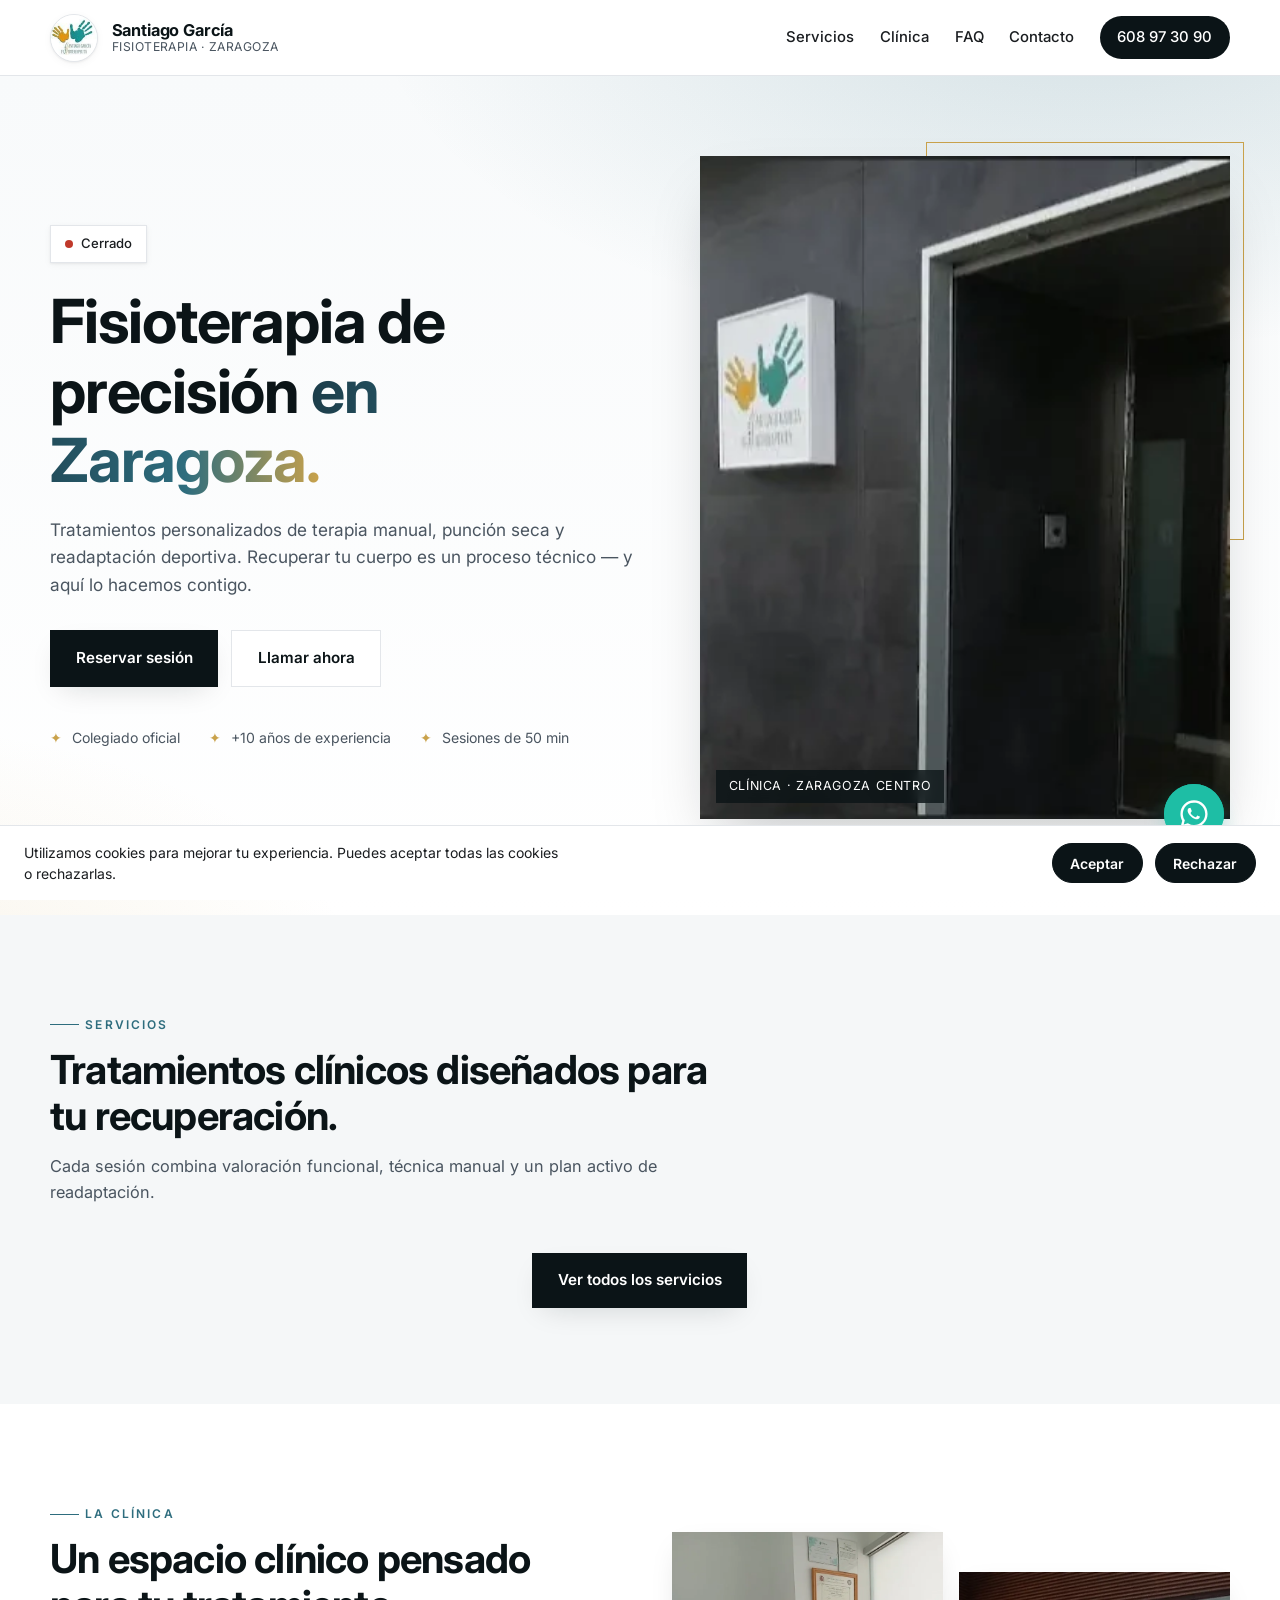
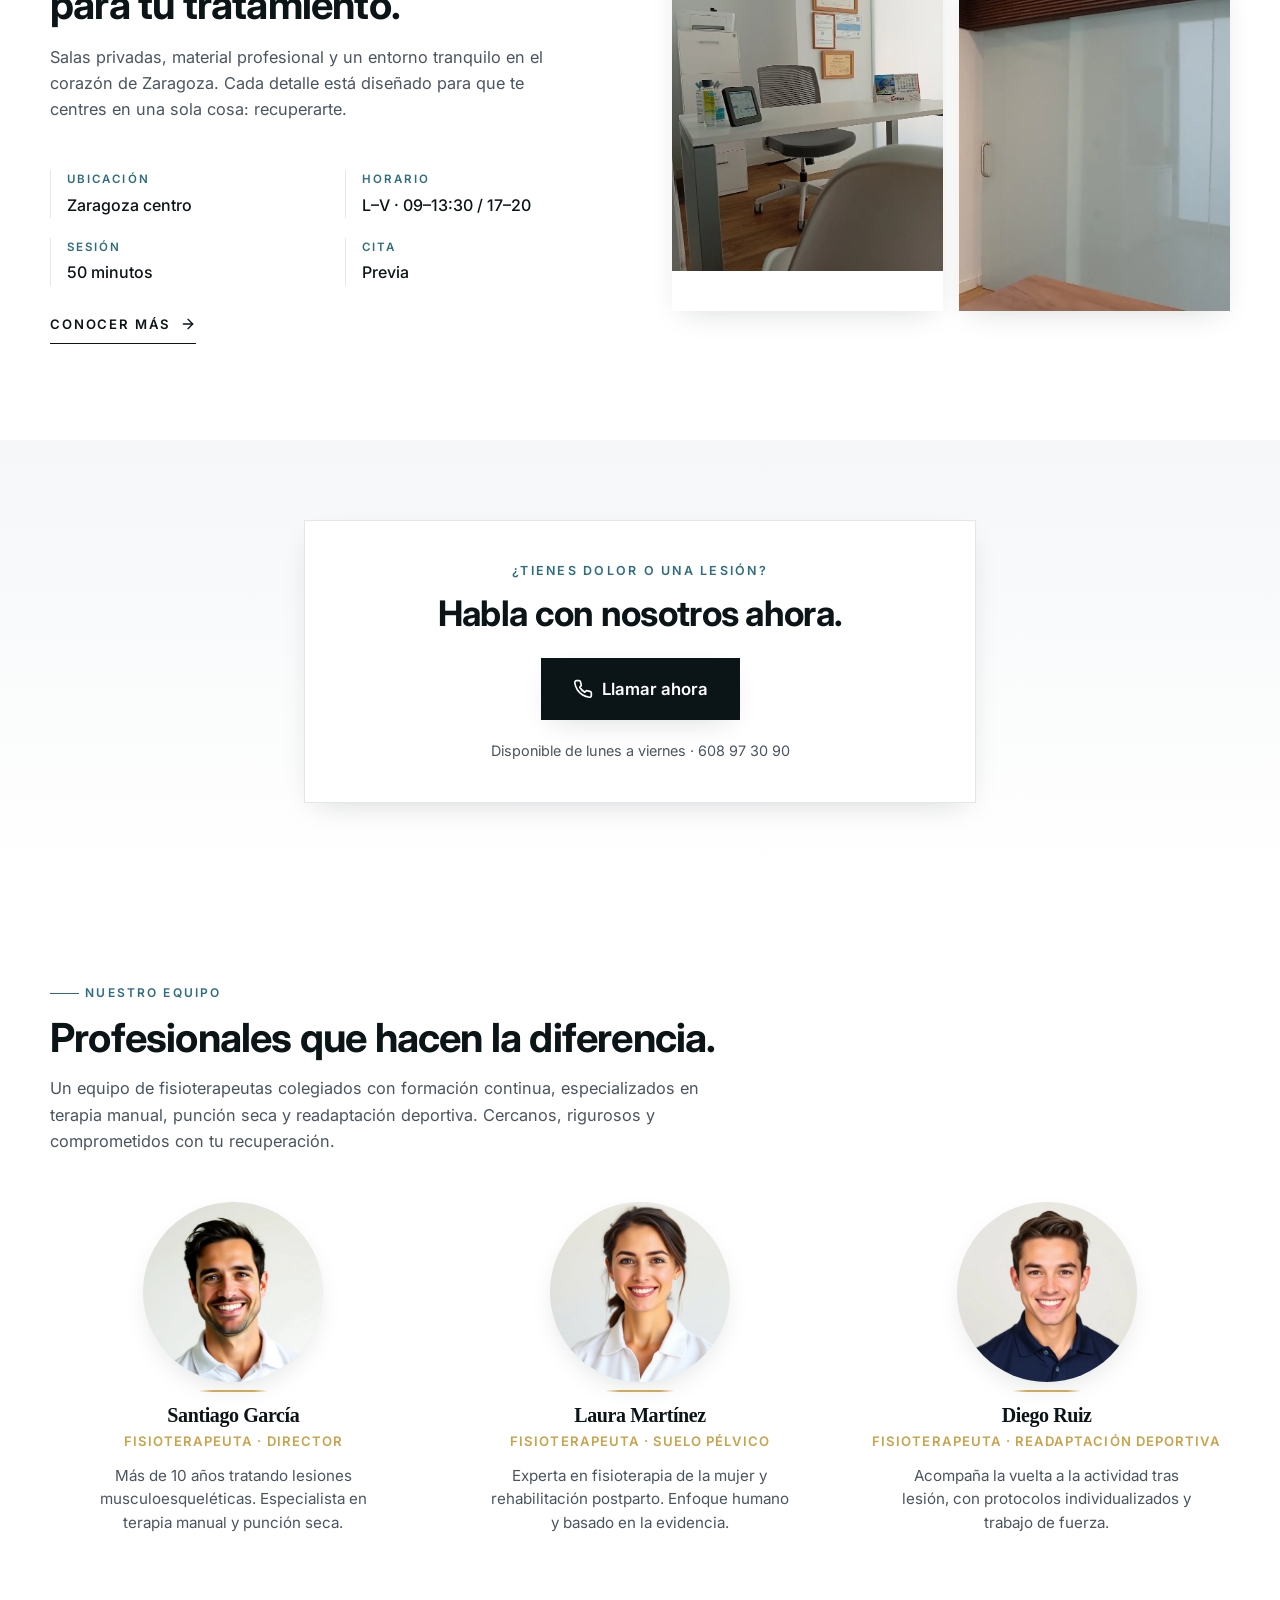
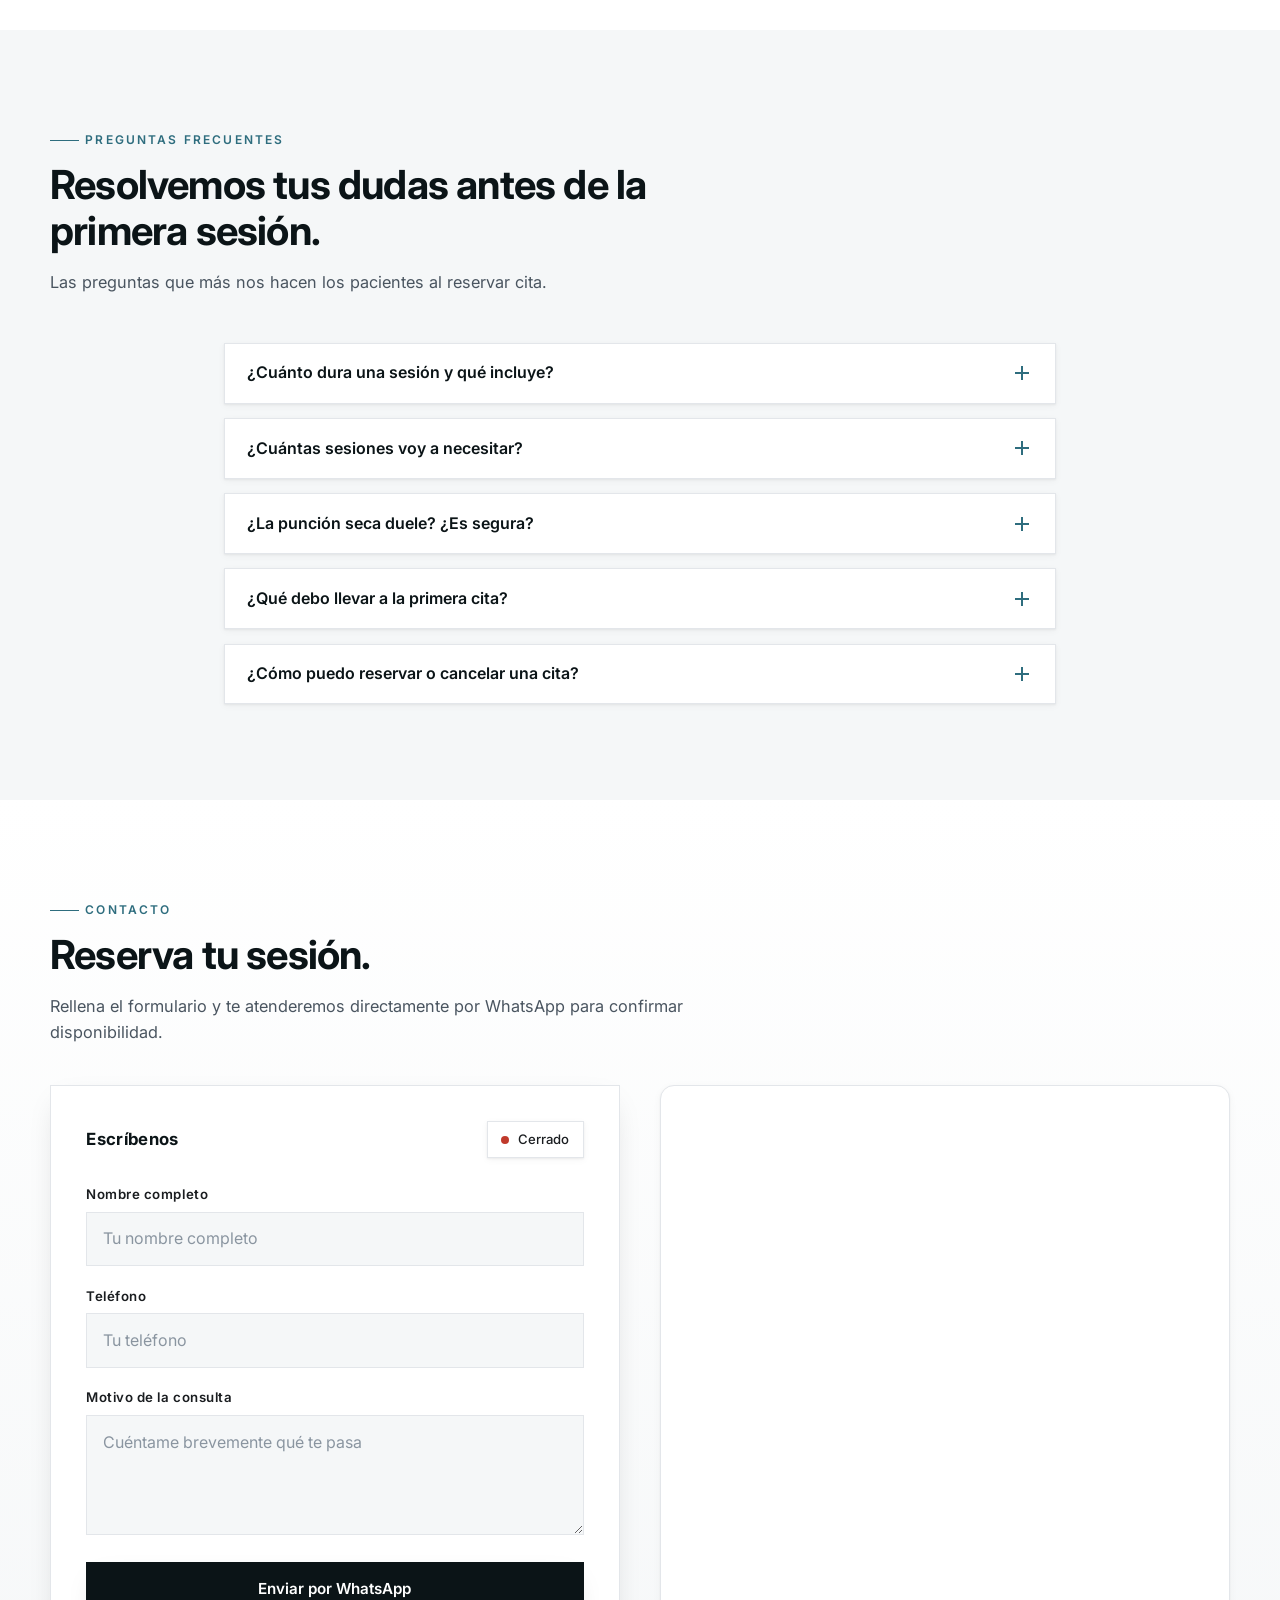
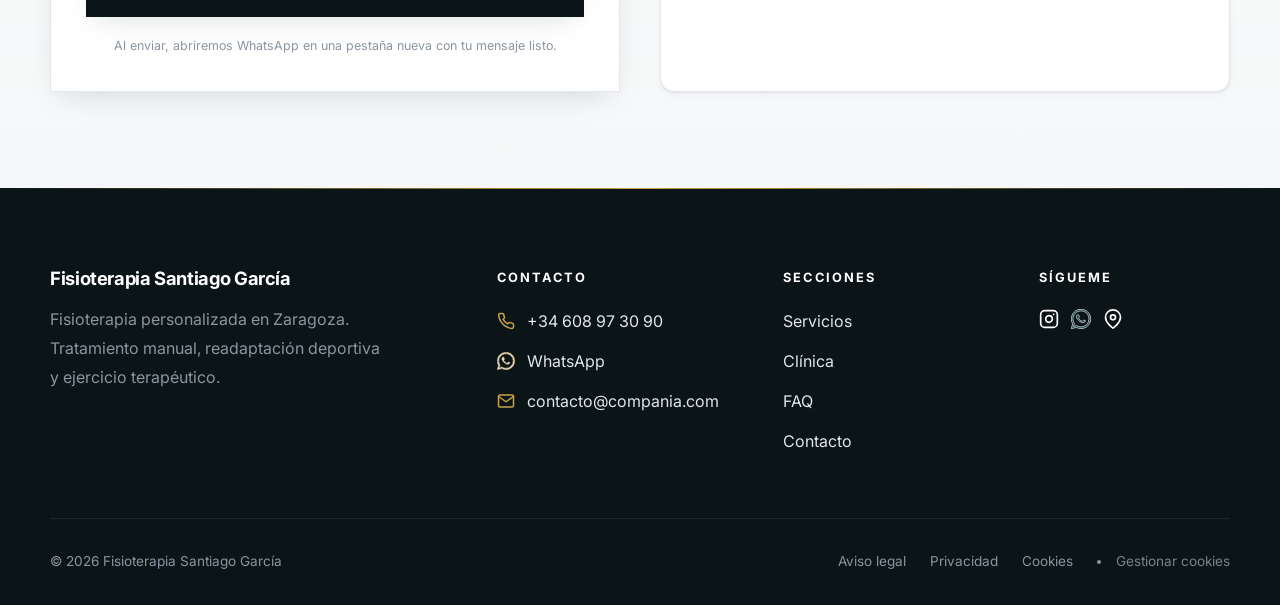
<file: index.html>
<!DOCTYPE html>
<html lang="es-ES">
<head>
<meta charset="UTF-8" />
<meta http-equiv="X-UA-Compatible" content="IE=edge" />
<meta name="viewport" content="width=device-width, initial-scale=1.0, viewport-fit=cover" />

<title>Fisioterapia Santiago García | Clínica de Fisioterapia en Zaragoza Centro</title>
<meta name="description" content="Clínica de Fisioterapia Santiago García en Zaragoza. Tratamientos personalizados de fisioterapia, terapia manual, punción seca y readaptación deportiva. Cita en 608 97 30 90." />
<meta name="keywords" content="fisioterapia Zaragoza, fisioterapeuta Zaragoza centro, Santiago García fisio, punción seca Zaragoza, terapia manual, readaptación deportiva Zaragoza, clínica fisioterapia Aragón" />
<meta name="author" content="Fisioterapia Santiago García" />
<meta name="robots" content="index, follow, max-image-preview:large, max-snippet:-1" />
<meta name="theme-color" content="#0E2F3A" />

<meta name="geo.region" content="ES-Z" />
<meta name="geo.placename" content="Zaragoza" />
<meta name="geo.position" content="41.6692;-0.8761" />
<meta name="ICBM" content="41.6692, -0.8761" />

<meta property="og:type" content="business.business" />
<meta property="og:locale" content="es_ES" />
<meta property="og:site_name" content="Fisioterapia Santiago García" />
<meta property="og:title" content="Fisioterapia Santiago García | Zaragoza" />
<meta property="og:description" content="Fisioterapia personalizada en el corazón de Zaragoza. Reserva tu sesión con Santiago García." />
<meta property="og:image" content="assets/fachada.webp" />
<meta property="og:image:alt" content="Fachada de la clínica Fisioterapia Santiago García en Zaragoza" />
<meta property="og:url" content="https://www.fisiosantiagogarcia.es/" />

<meta name="twitter:card" content="summary_large_image" />
<meta name="twitter:title" content="Fisioterapia Santiago García | Zaragoza" />
<meta name="twitter:description" content="Clínica de fisioterapia en Zaragoza. Terapia manual, punción seca y readaptación." />
<meta name="twitter:image" content="assets/fachada.webp" />

<link rel="canonical" href="https://www.fisiosantiagogarcia.es/" />
<link rel="icon" type="image/webp" href="assets/logo.webp" />
<link rel="apple-touch-icon" href="assets/logo.webp" />
<link rel="preload" as="image" href="assets/fachada.webp" fetchpriority="high" />
<link rel="preconnect" href="https://wa.me" crossorigin />

<link rel="stylesheet" href="style.css" />
<link rel="prefetch" href="servicios.html" as="document" />
<link rel="prefetch" href="script.js" as="script" />

<script type="application/ld+json">
{
  "@context": "https://schema.org",
  "@type": "MedicalBusiness",
  "@id": "https://www.fisiosantiagogarcia.es/#clinic",
  "name": "Fisioterapia Santiago García",
  "image": "https://www.fisiosantiagogarcia.es/assets/fachada.webp",
  "logo": "https://www.fisiosantiagogarcia.es/assets/logo.webp",
  "url": "https://www.fisiosantiagogarcia.es/",
  "telephone": "+34608973090",
  "priceRange": "€€",
  "medicalSpecialty": ["Physiotherapy", "SportsMedicine"],
  "address": {
    "@type": "PostalAddress",
    "streetAddress": "Calle Ejemplo, 1",
    "_comment_address": "TODO: sustituir por la dirección real del fisioterapeuta en Zaragoza",
    "addressLocality": "Zaragoza",
    "addressRegion": "Aragón",
    "postalCode": "50001",
    "addressCountry": "ES"
  },
  "geo": { "@type": "GeoCoordinates", "latitude": 41.6692, "longitude": -0.8761 },
  "areaServed": [
    { "@type": "City", "name": "Zaragoza" },
    { "@type": "AdministrativeArea", "name": "Aragón" }
  ],
  "openingHoursSpecification": [{
    "@type": "OpeningHoursSpecification",
    "dayOfWeek": ["Monday","Tuesday","Wednesday","Thursday","Friday"],
    "opens": "09:00", "closes": "13:30"
  },{
    "@type": "OpeningHoursSpecification",
    "dayOfWeek": ["Monday","Tuesday","Wednesday","Thursday","Friday"],
    "opens": "17:00", "closes": "20:00"
  }],
  "sameAs": [
    "https://www.instagram.com/TU_USUARIO_INSTAGRAM",
    "https://www.google.com/maps/place/TU_FICHA_GOOGLE_BUSINESS"
  ]
}
</script>
<link rel="preconnect" href="https://fonts.googleapis.com">
<link rel="preconnect" href="https://fonts.gstatic.com" crossorigin>
<link rel="stylesheet" href="https://fonts.googleapis.com/css2?family=Inter:wght@400;500;600;700&display=swap">
</head>
<body>

<header class="site-header">
  <div class="container">
    <div class="header-inner">
      <a class="brand" href="/">
        <img src="assets/logo.webp" alt="Fisioterapia Santiago García" class="brand-logo" width="48" height="48" decoding="async">
        <div class="brand-text">
          <strong>Santiago García</strong>
          <em>Fisioterapia · Zaragoza</em>
        </div>
      </a>

      <nav class="site-nav">
        <a href="servicios.html">Servicios</a>
        <a href="clinica.html">Clínica</a>
        <a href="#faq">FAQ</a>
        <a href="#contacto">Contacto</a>
        <a href="tel:+34608973090" class="nav-cta">608 97 30 90</a>
      </nav>

      <button class="menu-toggle" type="button" aria-label="Abrir menú" aria-expanded="false" aria-controls="mobile-nav">
        <svg class="menu-icon" viewBox="0 0 24 24" width="28" height="28" stroke="currentColor" stroke-width="2" fill="none" stroke-linecap="round" stroke-linejoin="round">
          <line class="line line1" x1="3" y1="6" x2="21" y2="6"></line>
          <line class="line line2" x1="3" y1="12" x2="21" y2="12"></line>
          <line class="line line3" x1="3" y1="18" x2="21" y2="18"></line>
        </svg>
      </button>
    </div>
  </div>
</header>

<nav class="mobile-nav" id="mobile-nav" aria-hidden="true">
  <div class="mobile-panel">
    <div class="mobile-panel-title">Menú</div>
    <div class="mobile-panel-divider"></div>
    <a href="#inicio">Inicio</a>
    <div class="mobile-panel-divider"></div>
    <a href="servicios.html">Servicios</a>
    <div class="mobile-panel-divider"></div>
    <a href="clinica.html">Clínica</a>
    <div class="mobile-panel-divider"></div>
    <a href="#faq">FAQ</a>
    <div class="mobile-panel-divider"></div>
    <a href="#contacto">Contacto</a>
    <div class="mobile-panel-divider"></div>
    <a href="tel:+34608973090" class="mobile-cta">608 97 30 90</a>
  </div>
</nav>

<main>
  <section class="hero" id="inicio">
    <div class="hero-bg"></div>
    <div class="container">
      <div class="hero-grid">
        <div class="hero-content reveal">
          <span class="status-badge">
            <span class="status-dot" aria-hidden="true"></span>
            Comprobando horario…
          </span>
          <h1>Fisioterapia de precisión <span class="accent">en Zaragoza.</span></h1>
          <p class="hero-sub">Tratamientos personalizados de terapia manual, punción seca y readaptación deportiva. Recuperar tu cuerpo es un proceso técnico — y aquí lo hacemos contigo.</p>
          <div class="hero-actions">
            <a class="btn btn-primary" href="https://wa.me/34608973090?text=Hola%2C%20me%20gustaría%20reservar%20una%20sesión" target="_blank" rel="noopener">Reservar sesión</a>
            <a class="btn btn-ghost" href="tel:+34608973090">Llamar ahora</a>
          </div>
          <ul class="hero-trust">
            <li><span>✦</span> Colegiado oficial</li>
            <li><span>✦</span> +10 años de experiencia</li>
            <li><span>✦</span> Sesiones de 50 min</li>
          </ul>
        </div>
        <div class="hero-media reveal">
          <img src="assets/fachada.webp" alt="Fachada de la clínica Fisioterapia Santiago García en Zaragoza" width="800" height="1000" decoding="async" fetchpriority="high">
          <figcaption>Clínica · Zaragoza centro</figcaption>
        </div>
      </div>
    </div>
  </section>

  <section class="services" id="servicios">
    <div class="container">
      <div class="section-head reveal">
        <span class="eyebrow">Servicios</span>
        <h2>Tratamientos clínicos diseñados para tu recuperación.</h2>
        <p>Cada sesión combina valoración funcional, técnica manual y un plan activo de readaptación.</p>
      </div>
      <div class="services-cta reveal">
        <a class="btn btn-primary" href="servicios.html">Ver todos los servicios</a>
      </div>
    </div>
  </section>

  <section class="clinic" id="clinica">
    <div class="container">
      <div class="clinic-grid">
        <div class="clinic-copy reveal">
          <div class="section-head">
            <span class="eyebrow">La clínica</span>
            <h2>Un espacio clínico pensado para tu tratamiento.</h2>
            <p>Salas privadas, material profesional y un entorno tranquilo en el corazón de Zaragoza. Cada detalle está diseñado para que te centres en una sola cosa: recuperarte.</p>
          </div>
          <div class="clinic-facts">
            <div>
              <dt>Ubicación</dt>
              <dd>Zaragoza centro</dd>
            </div>
            <div>
              <dt>Horario</dt>
              <dd>L–V · 09–13:30 / 17–20</dd>
            </div>
            <div>
              <dt>Sesión</dt>
              <dd>50 minutos</dd>
            </div>
            <div>
              <dt>Cita</dt>
              <dd>Previa</dd>
            </div>
          </div>
          <a class="clinic-more" href="clinica.html" aria-label="Conocer más sobre la clínica">
            Conocer más
            <svg width="16" height="16" viewBox="0 0 24 24" fill="none" stroke="currentColor" stroke-width="2" stroke-linecap="round" stroke-linejoin="round" aria-hidden="true"><line x1="5" y1="12" x2="19" y2="12"></line><polyline points="12 5 19 12 12 19"></polyline></svg>
          </a>
        </div>
        <div class="clinic-media reveal">
          <figure class="media-frame">
            <img src="assets/consulta.webp" alt="Interior de la clínica Fisioterapia Santiago García" width="600" height="750" decoding="async" loading="lazy">
          </figure>
          <figure class="media-frame">
            <img src="assets/sala.webp" alt="Sala de tratamiento de la clínica" width="600" height="750" decoding="async" loading="lazy">
          </figure>
        </div>
      </div>
    </div>
  </section>

  <section class="cta-call reveal" id="cta-llamar">
    <div class="container">
      <div class="cta-call-inner">
        <p class="cta-call-label">¿Tienes dolor o una lesión?</p>
        <h2 class="cta-call-title">Habla con nosotros ahora.</h2>
        <a class="btn btn-primary cta-call-btn" href="tel:+34608973090" aria-label="Llamar a Fisioterapia Santiago García">
          <svg width="20" height="20" viewBox="0 0 24 24" fill="none" stroke="currentColor" stroke-width="2" stroke-linecap="round" stroke-linejoin="round" aria-hidden="true">
            <path d="M22 16.92v3a2 2 0 0 1-2.18 2 19.79 19.79 0 0 1-8.63-3.07 19.5 19.5 0 0 1-6-6 19.79 19.79 0 0 1-3.07-8.67A2 2 0 0 1 4.11 2h3a2 2 0 0 1 2 1.72 12.84 12.84 0 0 0 .7 2.81 2 2 0 0 1-.45 2.11L8.09 9.91a16 16 0 0 0 6 6l1.27-1.27a2 2 0 0 1 2.11-.45 12.84 12.84 0 0 0 2.81.7A2 2 0 0 1 22 16.92z"></path>
          </svg>
          Llamar ahora
        </a>
        <p class="cta-call-note">Disponible de lunes a viernes · 608 97 30 90</p>
      </div>
    </div>
  </section>

  <section class="team" id="equipo">
    <div class="container">
      <div class="section-head reveal team-head">
        <span class="eyebrow">Nuestro equipo</span>
        <h2>Profesionales que hacen la diferencia.</h2>
        <p>Un equipo de fisioterapeutas colegiados con formación continua, especializados en terapia manual, punción seca y readaptación deportiva. Cercanos, rigurosos y comprometidos con tu recuperación.</p>
      </div>
      <div class="team-grid">
        <article class="team-card reveal">
          <div class="team-photo">
            <img src="assets/team-1.webp" alt="Santiago García, fisioterapeuta" width="400" height="400" loading="lazy" decoding="async">
          </div>
          <h3 class="team-name">Santiago García</h3>
          <p class="team-role">Fisioterapeuta · Director</p>
          <p class="team-bio">Más de 10 años tratando lesiones musculoesqueléticas. Especialista en terapia manual y punción seca.</p>
        </article>
        <article class="team-card reveal">
          <div class="team-photo">
            <img src="assets/team-2.webp" alt="Laura Martínez, fisioterapeuta" width="400" height="400" loading="lazy" decoding="async">
          </div>
          <h3 class="team-name">Laura Martínez</h3>
          <p class="team-role">Fisioterapeuta · Suelo pélvico</p>
          <p class="team-bio">Experta en fisioterapia de la mujer y rehabilitación postparto. Enfoque humano y basado en la evidencia.</p>
        </article>
        <article class="team-card reveal">
          <div class="team-photo">
            <img src="assets/team-3.webp" alt="Diego Ruiz, fisioterapeuta deportivo" width="400" height="400" loading="lazy" decoding="async">
          </div>
          <h3 class="team-name">Diego Ruiz</h3>
          <p class="team-role">Fisioterapeuta · Readaptación deportiva</p>
          <p class="team-bio">Acompaña la vuelta a la actividad tras lesión, con protocolos individualizados y trabajo de fuerza.</p>
        </article>
      </div>
    </div>
  </section>



  <section class="faq" id="faq">
    <div class="container">
      <div class="section-head reveal">
        <span class="eyebrow">Preguntas frecuentes</span>
        <h2>Resolvemos tus dudas antes de la primera sesión.</h2>
        <p>Las preguntas que más nos hacen los pacientes al reservar cita.</p>
      </div>
      <div class="faq-list">
        <div class="faq-card reveal">
          <button class="faq-q" type="button" aria-expanded="false">
            ¿Cuánto dura una sesión y qué incluye?
            <span class="faq-icon" aria-hidden="true"></span>
          </button>
          <div class="faq-a">
            <p>Cada sesión dura 50 minutos e incluye valoración funcional inicial, tratamiento manual específico (movilizaciones, terapia miofascial o punción seca si procede) y un plan de ejercicios personalizados para reforzar el trabajo en casa. Sin prisas y siempre 1 a 1.</p>
          </div>
        </div>
        <div class="faq-card reveal">
          <button class="faq-q" type="button" aria-expanded="false">
            ¿Cuántas sesiones voy a necesitar?
            <span class="faq-icon" aria-hidden="true"></span>
          </button>
          <div class="faq-a">
            <p>Depende del problema y de cómo responda tu tejido. Como referencia: molestias agudas suelen resolverse en 2–4 sesiones, mientras que lesiones crónicas o readaptación deportiva requieren un plan de 6–10 sesiones. Tras la primera valoración te daremos una estimación realista y honesta.</p>
          </div>
        </div>
        <div class="faq-card reveal">
          <button class="faq-q" type="button" aria-expanded="false">
            ¿La punción seca duele? ¿Es segura?
            <span class="faq-icon" aria-hidden="true"></span>
          </button>
          <div class="faq-a">
            <p>La punción seca utiliza agujas filiformes estériles de un solo uso. Puede notarse una molestia breve al desactivar el punto gatillo, pero no es un dolor mantenido. Es una técnica muy segura aplicada por fisioterapeutas colegiados y suele aliviar contracturas y dolor crónico en pocas sesiones.</p>
          </div>
        </div>
        <div class="faq-card reveal">
          <button class="faq-q" type="button" aria-expanded="false">
            ¿Qué debo llevar a la primera cita?
            <span class="faq-icon" aria-hidden="true"></span>
          </button>
          <div class="faq-a">
            <p>Ropa cómoda (pantalón corto o mallas), una toalla y, si dispones de ellos, informes médicos, resonancias o radiografías previas. No es imprescindible: si vienes sin nada, la valoración clínica es suficiente para diseñar el tratamiento.</p>
          </div>
        </div>
        <div class="faq-card reveal">
          <button class="faq-q" type="button" aria-expanded="false">
            ¿Cómo puedo reservar o cancelar una cita?
            <span class="faq-icon" aria-hidden="true"></span>
          </button>
          <div class="faq-a">
            <p>Puedes reservar por WhatsApp o llamando al 608 97 30 90. Trabajamos con cita previa para dedicarte el tiempo que necesitas. Para cancelar o reprogramar, avísanos con al menos 24 horas de antelación y así podremos ofrecer ese hueco a otro paciente.</p>
          </div>
        </div>
      </div>
    </div>
  </section>

  <section class="contact" id="contacto">
    <div class="container">
      <div class="section-head reveal" style="margin-bottom:2.5rem;">
        <span class="eyebrow">Contacto</span>
        <h2>Reserva tu sesión.</h2>
        <p>Rellena el formulario y te atenderemos directamente por WhatsApp para confirmar disponibilidad.</p>
      </div>
      <div class="contact-grid">
        <div class="contact-form-wrap reveal">
          <form class="contact-form" novalidate>
            <div class="form-header">
              <h3>Escríbenos</h3>
              <span class="status-badge" aria-live="polite">
                <span class="status-dot" aria-hidden="true"></span>
                Comprobando horario…
              </span>
            </div>
            <div class="field">
              <label for="name">Nombre completo</label>
              <input type="text" id="name" name="name" placeholder="Tu nombre completo" autocomplete="name">
              <div class="error-msg">Introduce tu nombre completo.</div>
            </div>
            <div class="field">
              <label for="phone">Teléfono</label>
              <input type="tel" id="phone" name="phone" placeholder="Tu teléfono" autocomplete="tel">
              <div class="error-msg">Introduce un teléfono de contacto.</div>
            </div>
            <div class="field">
              <label for="reason">Motivo de la consulta</label>
              <textarea id="reason" name="reason" placeholder="Cuéntame brevemente qué te pasa"></textarea>
              <div class="error-msg">Cuéntanos el motivo de la consulta.</div>
            </div>
            <button type="submit" class="btn btn-primary btn-block">Enviar por WhatsApp</button>
            <p class="form-note">Al enviar, abriremos WhatsApp en una pestaña nueva con tu mensaje listo.</p>
            <div class="hp-field">
              <label for="hp-field">No rellenes este campo</label>
              <input type="text" id="hp-field" name="website" tabindex="-1" autocomplete="off">
            </div>
          </form>
        </div>

        <div class="map-card reveal">
          <iframe title="Ubicación en Google Maps" src="https://www.google.com/maps/embed?pb=!1m18!1m12!1m3!1d14830.443366216346!2d-0.8882408420744803!3d41.665113681366094!2m3!1f0!2f0!3f0!3m2!1i1024!2i768!4f13.1!3m3!1m2!1s0xd591547cdd2bc27%3A0x379939d4cb610d45!2sFisioterapia%20Santiago%20Garc%C3%ADa!5e1!3m2!1ses!2ses!4v1782898799489!5m2!1ses!2ses" style="border:0;" allowfullscreen="" loading="lazy" referrerpolicy="strict-origin-when-cross-origin"></iframe>
        </div>
      </div>
    </div>
  </section>

</main>

<footer class="site-footer">
  <div class="container">

    <div class="footer-grid">

      <div class="footer-brand">
        <h3>Fisioterapia Santiago García</h3>

        <p>
          Fisioterapia personalizada en Zaragoza.
          Tratamiento manual, readaptación deportiva y ejercicio terapéutico.
        </p>
      </div>

      <div>
        <h4>Contacto</h4>

        <ul class="footer-contact">

          <li>
           <svg viewBox="0 0 24 24" width="48" height="48" fill="none" stroke="currentColor" stroke-width="2" stroke-linecap="round" stroke-linejoin="round">
  <path d="M22 16.92v3a2 2 0 0 1-2.18 2 19.79 19.79 0 0 1-8.63-3.07 19.5 19.5 0 0 1-6-6 19.79 19.79 0 0 1-3.07-8.67A2 2 0 0 1 4.11 2h3a2 2 0 0 1 2 1.72 12.84 12.84 0 0 0 .7 2.81 2 2 0 0 1-.45 2.11L8.09 9.91a16 16 0 0 0 6 6l1.27-1.27a2 2 0 0 1 2.11-.45 12.84 12.84 0 0 0 2.81.7A2 2 0 0 1 22 16.92z"></path>
</svg> 
            <a href="tel:+34608973090">+34 608 97 30 90</a>
          </li>

          <li>
              <svg viewBox="0 0 32 32" width="28" height="28" aria-hidden="true">
    <path fill="currentColor" d="M16 .4C7.4.4.5 7.3.5 15.9c0 2.8.7 5.5 2.1 7.9L.4 31.6l8.1-2.1a15.4 15.4 0 0 0 7.5 1.9h.01c8.6 0 15.5-6.9 15.5-15.5C31.5 7.3 24.6.4 16 .4zm0 28.3a12.8 12.8 0 0 1-6.5-1.8l-.5-.3-4.8 1.3 1.3-4.7-.3-.5A12.8 12.8 0 1 1 28.8 15.9 12.8 12.8 0 0 1 16 28.7zm7-9.6c-.4-.2-2.3-1.1-2.6-1.2-.3-.1-.6-.2-.8.2-.2.4-1 1.2-1.2 1.5-.2.2-.4.3-.8.1-.4-.2-1.7-.6-3.2-2-1.2-1-2-2.3-2.2-2.7-.2-.4 0-.6.2-.8l.6-.7c.2-.2.2-.4.4-.6.1-.2.1-.4 0-.6-.1-.2-.8-2-1.1-2.7-.3-.7-.6-.6-.8-.6h-.7c-.2 0-.6.1-.9.4-.3.4-1.2 1.2-1.2 2.9 0 1.7 1.2 3.3 1.4 3.6.2.2 2.4 3.7 5.8 5.1 3.5 1.4 3.5.9 4.1.9.6 0 2.1-.9 2.4-1.7.3-.8.3-1.5.2-1.6 0-.1-.3-.2-.7-.4z"/>
  </svg>
            <a href="https://wa.me/34608973090">WhatsApp</a>
          </li>

          <li>
            <svg viewBox="0 0 24 24" width="48" height="48" fill="none" stroke="currentColor" stroke-width="2" stroke-linecap="round" stroke-linejoin="round">
  <path d="M4 4h16c1.1 0 2 .9 2 2v12c0 1.1-.9 2-2 2H4c-1.1 0-2-.9-2-2V6c0-1.1.9-2 2-2z"></path>
  <polyline points="22,6 12,13 2,6"></polyline>
</svg>
            <a href="mailto:contacto@compania.com">
              contacto@compania.com
            </a>
          </li>

        </ul>
      </div>

      <div>
        <h4>Secciones</h4>

        <ul class="footer-links">
          <li><a href="servicios.html">Servicios</a></li>
          <li><a href="clinica.html">Clínica</a></li>
          <li><a href="#faq">FAQ</a></li>
          <li><a href="#contacto">Contacto</a></li>
          
        </ul>
      </div>

      <div>
        <h4>Sígueme</h4>

        <div class="footer-social">

          <a href="#" aria-label="Instagram">
           <svg viewBox="0 0 24 24" width="48" height="48" fill="none" stroke="currentColor" stroke-width="2" stroke-linecap="round" stroke-linejoin="round">
  <rect x="2" y="2" width="20" height="20" rx="5" ry="5"></rect>
  <path d="M16 11.37A4 4 0 1 1 12.63 8 4 4 0 0 1 16 11.37z"></path>
  <line x1="17.5" y1="6.5" x2="17.51" y2="6.5"></line>
</svg>
          </a>

          <a href="#" aria-label="WhatsApp">
              <svg viewBox="0 0 32 32" width="28" height="28" aria-hidden="true">
    <path fill="currentColor" d="M16 .4C7.4.4.5 7.3.5 15.9c0 2.8.7 5.5 2.1 7.9L.4 31.6l8.1-2.1a15.4 15.4 0 0 0 7.5 1.9h.01c8.6 0 15.5-6.9 15.5-15.5C31.5 7.3 24.6.4 16 .4zm0 28.3a12.8 12.8 0 0 1-6.5-1.8l-.5-.3-4.8 1.3 1.3-4.7-.3-.5A12.8 12.8 0 1 1 28.8 15.9 12.8 12.8 0 0 1 16 28.7zm7-9.6c-.4-.2-2.3-1.1-2.6-1.2-.3-.1-.6-.2-.8.2-.2.4-1 1.2-1.2 1.5-.2.2-.4.3-.8.1-.4-.2-1.7-.6-3.2-2-1.2-1-2-2.3-2.2-2.7-.2-.4 0-.6.2-.8l.6-.7c.2-.2.2-.4.4-.6.1-.2.1-.4 0-.6-.1-.2-.8-2-1.1-2.7-.3-.7-.6-.6-.8-.6h-.7c-.2 0-.6.1-.9.4-.3.4-1.2 1.2-1.2 2.9 0 1.7 1.2 3.3 1.4 3.6.2.2 2.4 3.7 5.8 5.1 3.5 1.4 3.5.9 4.1.9.6 0 2.1-.9 2.4-1.7.3-.8.3-1.5.2-1.6 0-.1-.3-.2-.7-.4z"/>
  </svg>
          </a>

          <a href="#" aria-label="Google Maps">
            <svg viewBox="0 0 24 24" width="48" height="48" fill="none" stroke="currentColor" stroke-width="2" stroke-linecap="round" stroke-linejoin="round">
  <path d="M21 10c0 7-9 13-9 13s-9-6-9-13a9 9 0 0 1 18 0z"></path>
  <circle cx="12" cy="10" r="3"></circle>
</svg>
          </a>

        </div>
      </div>

    </div>

    <div class="footer-bottom">
      <p>© 2026 Fisioterapia Santiago García</p>

      <div>
        <a href="aviso-legal.html">Aviso legal</a>
        <a href="privacidad.html">Privacidad</a>
        <a href="cookies.html">Cookies</a>
        <li><button type="button" class="footer-link-btn" data-cookie-reset>Gestionar cookies</button></li>

      </div>
    </div>

  </div>
</footer>

<a href="https://wa.me/34608973090" class="wa-float" target="_blank" rel="noopener noreferrer" aria-label="Contactar por WhatsApp">
  <svg viewBox="0 0 32 32" width="28" height="28" aria-hidden="true">
    <path fill="currentColor" d="M16 .4C7.4.4.5 7.3.5 15.9c0 2.8.7 5.5 2.1 7.9L.4 31.6l8.1-2.1a15.4 15.4 0 0 0 7.5 1.9h.01c8.6 0 15.5-6.9 15.5-15.5C31.5 7.3 24.6.4 16 .4zm0 28.3a12.8 12.8 0 0 1-6.5-1.8l-.5-.3-4.8 1.3 1.3-4.7-.3-.5A12.8 12.8 0 1 1 28.8 15.9 12.8 12.8 0 0 1 16 28.7zm7-9.6c-.4-.2-2.3-1.1-2.6-1.2-.3-.1-.6-.2-.8.2-.2.4-1 1.2-1.2 1.5-.2.2-.4.3-.8.1-.4-.2-1.7-.6-3.2-2-1.2-1-2-2.3-2.2-2.7-.2-.4 0-.6.2-.8l.6-.7c.2-.2.2-.4.4-.6.1-.2.1-.4 0-.6-.1-.2-.8-2-1.1-2.7-.3-.7-.6-.6-.8-.6h-.7c-.2 0-.6.1-.9.4-.3.4-1.2 1.2-1.2 2.9 0 1.7 1.2 3.3 1.4 3.6.2.2 2.4 3.7 5.8 5.1 3.5 1.4 3.5.9 4.1.9.6 0 2.1-.9 2.4-1.7.3-.8.3-1.5.2-1.6 0-.1-.3-.2-.7-.4z"/>
  </svg>
</a>

<button id="toTop" class="to-top" aria-label="Volver arriba" type="button">
  <svg viewBox="0 0 24 24" fill="none" stroke="currentColor" stroke-width="2.2" stroke-linecap="round" stroke-linejoin="round" aria-hidden="true">
    <path d="M12 19V5"/>
    <path d="m5 12 7-7 7 7"/>
  </svg>
</button>


<script src="script.js" defer></script>
</body>
</html>
</file>
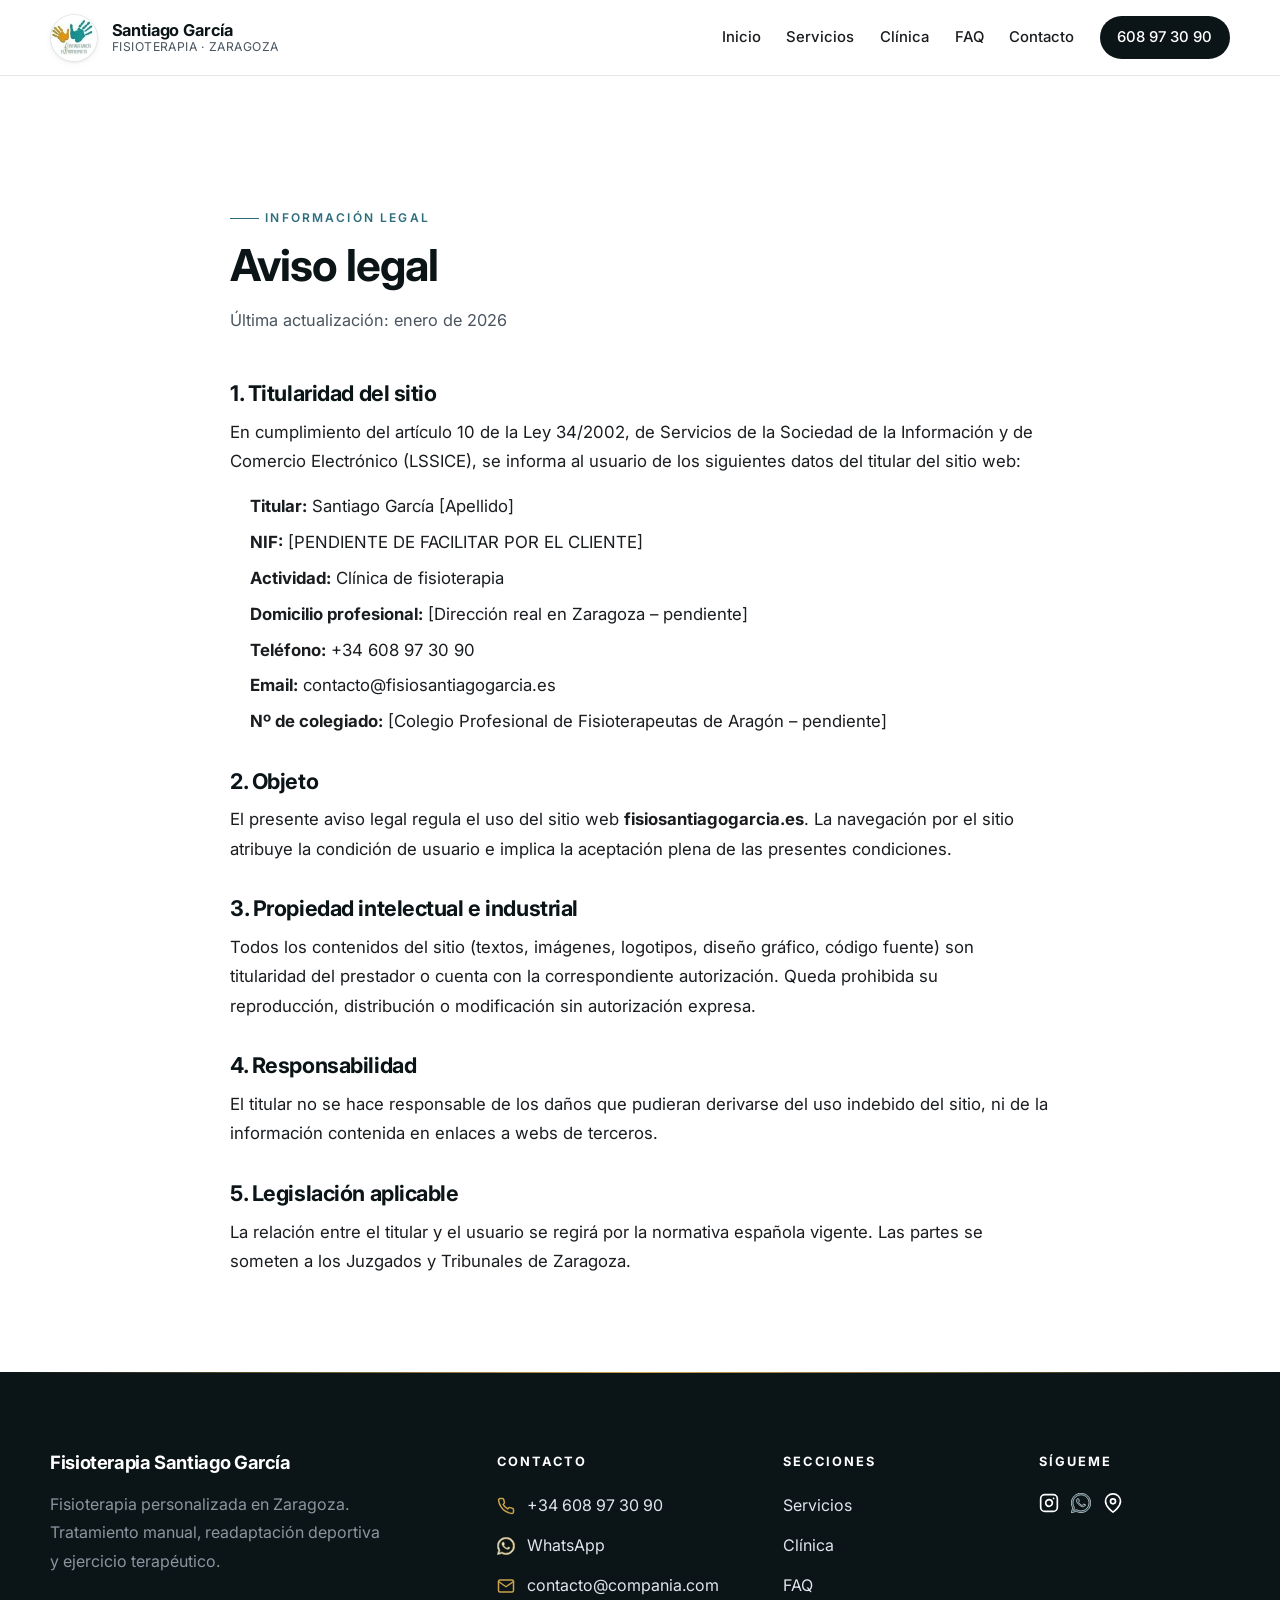
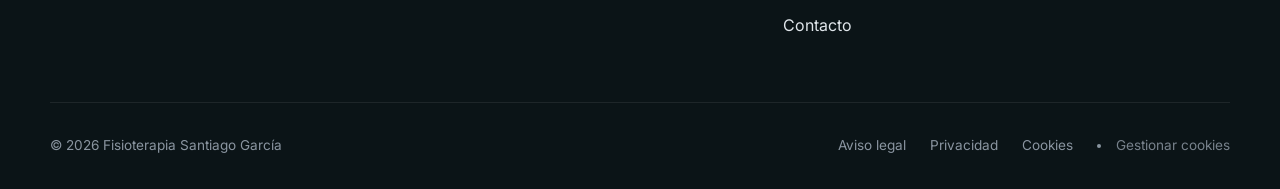
<file: aviso-legal.html>
<!DOCTYPE html>
<html lang="es-ES">
<head>
<meta charset="UTF-8" />
<meta name="viewport" content="width=device-width, initial-scale=1.0" />
<title>Aviso legal | Fisioterapia Santiago García</title>
<meta name="description" content="Información legal, titularidad y condiciones de uso del sitio web de Fisioterapia Santiago García en Zaragoza." />
<meta name="robots" content="noindex, follow" />
<meta name="theme-color" content="#0E2F3A" />
<link rel="canonical" href="https://www.fisiosantiagogarcia.es/aviso-legal.html" />
<link rel="icon" type="image/webp" href="assets/logo.webp" />
<link rel="preconnect" href="https://fonts.googleapis.com">
<link rel="preconnect" href="https://fonts.gstatic.com" crossorigin>
<link rel="stylesheet" href="https://fonts.googleapis.com/css2?family=Inter:wght@400;500;600;700&display=swap">
<link rel="stylesheet" href="style.css" />
</head>
<body>

<header class="site-header">
  <div class="container">
    <div class="header-inner">
      <a class="brand" href="index.html">
        <img src="assets/logo.webp" alt="Fisioterapia Santiago García" class="brand-logo" width="48" height="48" decoding="async">
        <div class="brand-text">
          <strong>Santiago García</strong>
          <em>Fisioterapia · Zaragoza</em>
        </div>
      </a>
      <nav class="site-nav">
        <a href="index.html">Inicio</a>
        <a href="servicios.html">Servicios</a>
        <a href="index.html#clinica">Clínica</a>
        <a href="index.html#faq">FAQ</a>
        <a href="index.html#contacto">Contacto</a>
        <a href="tel:+34608973090" class="nav-cta">608 97 30 90</a>
      </nav>
    </div>
  </div>
</header>

<main>
  <section style="padding:8rem 0 5rem;">
    <div class="container" style="max-width:820px;">
      <div class="section-head">
        <span class="eyebrow">Información legal</span>
        <h1 style="font-size:clamp(2rem,4vw,2.75rem);margin-bottom:1rem;">Aviso legal</h1>
        <p>Última actualización: <time datetime="2026-01-01">enero de 2026</time></p>
      </div>
      <div class="legal-content" style="line-height:1.75;color:var(--ink-700);font-size:1.05rem;">

<h2>1. Titularidad del sitio</h2>
<p>En cumplimiento del artículo 10 de la Ley 34/2002, de Servicios de la Sociedad de la Información y de Comercio Electrónico (LSSICE), se informa al usuario de los siguientes datos del titular del sitio web:</p>
<ul>
  <li><strong>Titular:</strong> Santiago García [Apellido]</li>
  <li><strong>NIF:</strong> [PENDIENTE DE FACILITAR POR EL CLIENTE]</li>
  <li><strong>Actividad:</strong> Clínica de fisioterapia</li>
  <li><strong>Domicilio profesional:</strong> [Dirección real en Zaragoza – pendiente]</li>
  <li><strong>Teléfono:</strong> +34 608 97 30 90</li>
  <li><strong>Email:</strong> contacto@fisiosantiagogarcia.es</li>
  <li><strong>Nº de colegiado:</strong> [Colegio Profesional de Fisioterapeutas de Aragón – pendiente]</li>
</ul>

<h2>2. Objeto</h2>
<p>El presente aviso legal regula el uso del sitio web <strong>fisiosantiagogarcia.es</strong>. La navegación por el sitio atribuye la condición de usuario e implica la aceptación plena de las presentes condiciones.</p>

<h2>3. Propiedad intelectual e industrial</h2>
<p>Todos los contenidos del sitio (textos, imágenes, logotipos, diseño gráfico, código fuente) son titularidad del prestador o cuenta con la correspondiente autorización. Queda prohibida su reproducción, distribución o modificación sin autorización expresa.</p>

<h2>4. Responsabilidad</h2>
<p>El titular no se hace responsable de los daños que pudieran derivarse del uso indebido del sitio, ni de la información contenida en enlaces a webs de terceros.</p>

<h2>5. Legislación aplicable</h2>
<p>La relación entre el titular y el usuario se regirá por la normativa española vigente. Las partes se someten a los Juzgados y Tribunales de Zaragoza.</p>

      </div>
    </div>
  </section>
</main>

<footer class="site-footer">
  <div class="container">

    <div class="footer-grid">

      <div class="footer-brand">
        <h3>Fisioterapia Santiago García</h3>

        <p>
          Fisioterapia personalizada en Zaragoza.
          Tratamiento manual, readaptación deportiva y ejercicio terapéutico.
        </p>
      </div>

      <div>
        <h4>Contacto</h4>

        <ul class="footer-contact">

          <li>
           <svg viewBox="0 0 24 24" width="48" height="48" fill="none" stroke="currentColor" stroke-width="2" stroke-linecap="round" stroke-linejoin="round">
  <path d="M22 16.92v3a2 2 0 0 1-2.18 2 19.79 19.79 0 0 1-8.63-3.07 19.5 19.5 0 0 1-6-6 19.79 19.79 0 0 1-3.07-8.67A2 2 0 0 1 4.11 2h3a2 2 0 0 1 2 1.72 12.84 12.84 0 0 0 .7 2.81 2 2 0 0 1-.45 2.11L8.09 9.91a16 16 0 0 0 6 6l1.27-1.27a2 2 0 0 1 2.11-.45 12.84 12.84 0 0 0 2.81.7A2 2 0 0 1 22 16.92z"></path>
</svg> 
            <a href="tel:+34608973090">+34 608 97 30 90</a>
          </li>

          <li>
              <svg viewBox="0 0 32 32" width="28" height="28" aria-hidden="true">
    <path fill="currentColor" d="M16 .4C7.4.4.5 7.3.5 15.9c0 2.8.7 5.5 2.1 7.9L.4 31.6l8.1-2.1a15.4 15.4 0 0 0 7.5 1.9h.01c8.6 0 15.5-6.9 15.5-15.5C31.5 7.3 24.6.4 16 .4zm0 28.3a12.8 12.8 0 0 1-6.5-1.8l-.5-.3-4.8 1.3 1.3-4.7-.3-.5A12.8 12.8 0 1 1 28.8 15.9 12.8 12.8 0 0 1 16 28.7zm7-9.6c-.4-.2-2.3-1.1-2.6-1.2-.3-.1-.6-.2-.8.2-.2.4-1 1.2-1.2 1.5-.2.2-.4.3-.8.1-.4-.2-1.7-.6-3.2-2-1.2-1-2-2.3-2.2-2.7-.2-.4 0-.6.2-.8l.6-.7c.2-.2.2-.4.4-.6.1-.2.1-.4 0-.6-.1-.2-.8-2-1.1-2.7-.3-.7-.6-.6-.8-.6h-.7c-.2 0-.6.1-.9.4-.3.4-1.2 1.2-1.2 2.9 0 1.7 1.2 3.3 1.4 3.6.2.2 2.4 3.7 5.8 5.1 3.5 1.4 3.5.9 4.1.9.6 0 2.1-.9 2.4-1.7.3-.8.3-1.5.2-1.6 0-.1-.3-.2-.7-.4z"/>
  </svg>
            <a href="https://wa.me/34608973090">WhatsApp</a>
          </li>

          <li>
            <svg viewBox="0 0 24 24" width="48" height="48" fill="none" stroke="currentColor" stroke-width="2" stroke-linecap="round" stroke-linejoin="round">
  <path d="M4 4h16c1.1 0 2 .9 2 2v12c0 1.1-.9 2-2 2H4c-1.1 0-2-.9-2-2V6c0-1.1.9-2 2-2z"></path>
  <polyline points="22,6 12,13 2,6"></polyline>
</svg>
            <a href="mailto:contacto@compania.com">
              contacto@compania.com
            </a>
          </li>

        </ul>
      </div>

      <div>
        <h4>Secciones</h4>

        <ul class="footer-links">
          <li><a href="servicios.html">Servicios</a></li>
          <li><a href="clinica.html">Clínica</a></li>
          <li><a href="#faq">FAQ</a></li>
          <li><a href="#contacto">Contacto</a></li>
          
        </ul>
      </div>

      <div>
        <h4>Sígueme</h4>

        <div class="footer-social">

          <a href="#" aria-label="Instagram">
           <svg viewBox="0 0 24 24" width="48" height="48" fill="none" stroke="currentColor" stroke-width="2" stroke-linecap="round" stroke-linejoin="round">
  <rect x="2" y="2" width="20" height="20" rx="5" ry="5"></rect>
  <path d="M16 11.37A4 4 0 1 1 12.63 8 4 4 0 0 1 16 11.37z"></path>
  <line x1="17.5" y1="6.5" x2="17.51" y2="6.5"></line>
</svg>
          </a>

          <a href="#" aria-label="WhatsApp">
              <svg viewBox="0 0 32 32" width="28" height="28" aria-hidden="true">
    <path fill="currentColor" d="M16 .4C7.4.4.5 7.3.5 15.9c0 2.8.7 5.5 2.1 7.9L.4 31.6l8.1-2.1a15.4 15.4 0 0 0 7.5 1.9h.01c8.6 0 15.5-6.9 15.5-15.5C31.5 7.3 24.6.4 16 .4zm0 28.3a12.8 12.8 0 0 1-6.5-1.8l-.5-.3-4.8 1.3 1.3-4.7-.3-.5A12.8 12.8 0 1 1 28.8 15.9 12.8 12.8 0 0 1 16 28.7zm7-9.6c-.4-.2-2.3-1.1-2.6-1.2-.3-.1-.6-.2-.8.2-.2.4-1 1.2-1.2 1.5-.2.2-.4.3-.8.1-.4-.2-1.7-.6-3.2-2-1.2-1-2-2.3-2.2-2.7-.2-.4 0-.6.2-.8l.6-.7c.2-.2.2-.4.4-.6.1-.2.1-.4 0-.6-.1-.2-.8-2-1.1-2.7-.3-.7-.6-.6-.8-.6h-.7c-.2 0-.6.1-.9.4-.3.4-1.2 1.2-1.2 2.9 0 1.7 1.2 3.3 1.4 3.6.2.2 2.4 3.7 5.8 5.1 3.5 1.4 3.5.9 4.1.9.6 0 2.1-.9 2.4-1.7.3-.8.3-1.5.2-1.6 0-.1-.3-.2-.7-.4z"/>
  </svg>
          </a>

          <a href="#" aria-label="Google Maps">
            <svg viewBox="0 0 24 24" width="48" height="48" fill="none" stroke="currentColor" stroke-width="2" stroke-linecap="round" stroke-linejoin="round">
  <path d="M21 10c0 7-9 13-9 13s-9-6-9-13a9 9 0 0 1 18 0z"></path>
  <circle cx="12" cy="10" r="3"></circle>
</svg>
          </a>

        </div>
      </div>

    </div>

    <div class="footer-bottom">
      <p>© 2026 Fisioterapia Santiago García</p>

      <div>
        <a href="aviso-legal.html">Aviso legal</a>
        <a href="privacidad.html">Privacidad</a>
        <a href="cookies.html">Cookies</a>
        <li><button type="button" class="footer-link-btn" data-cookie-reset>Gestionar cookies</button></li>

      </div>
    </div>

  </div>
</footer>

</body>
</html>
</file>
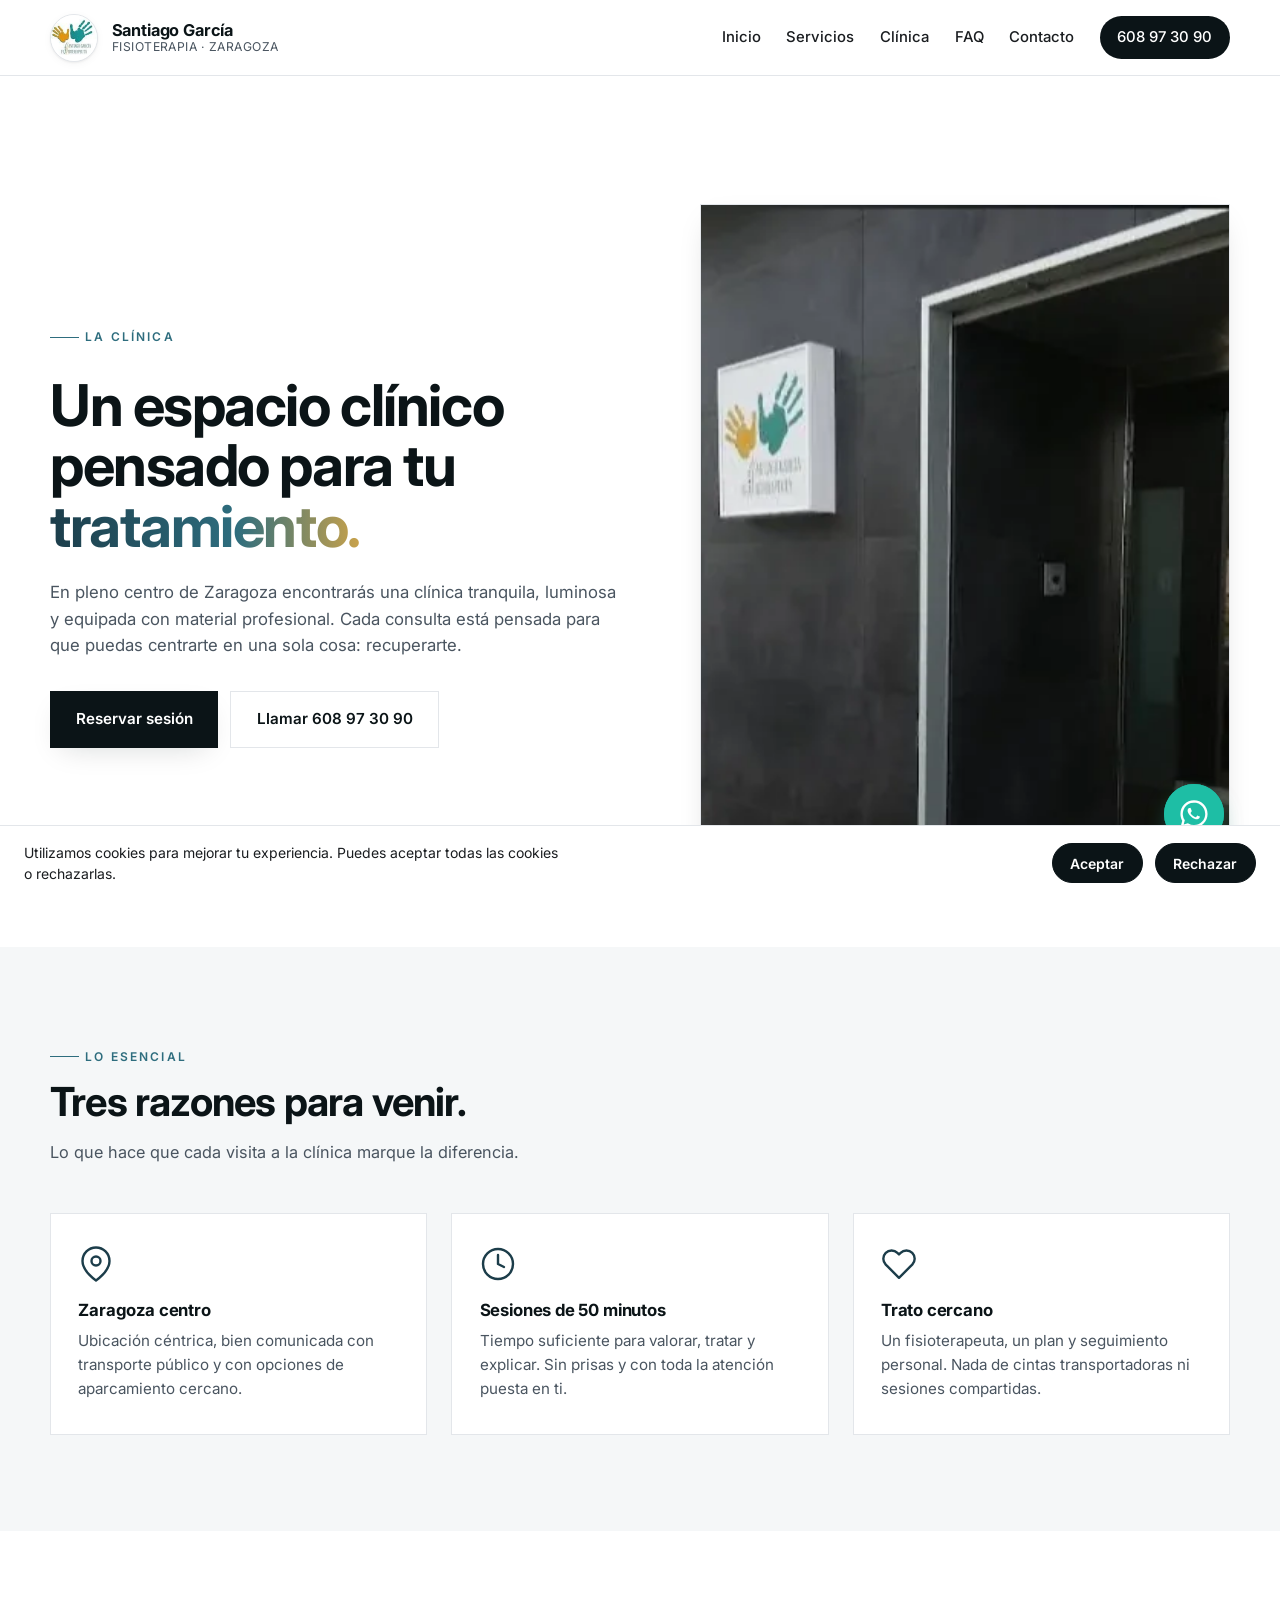
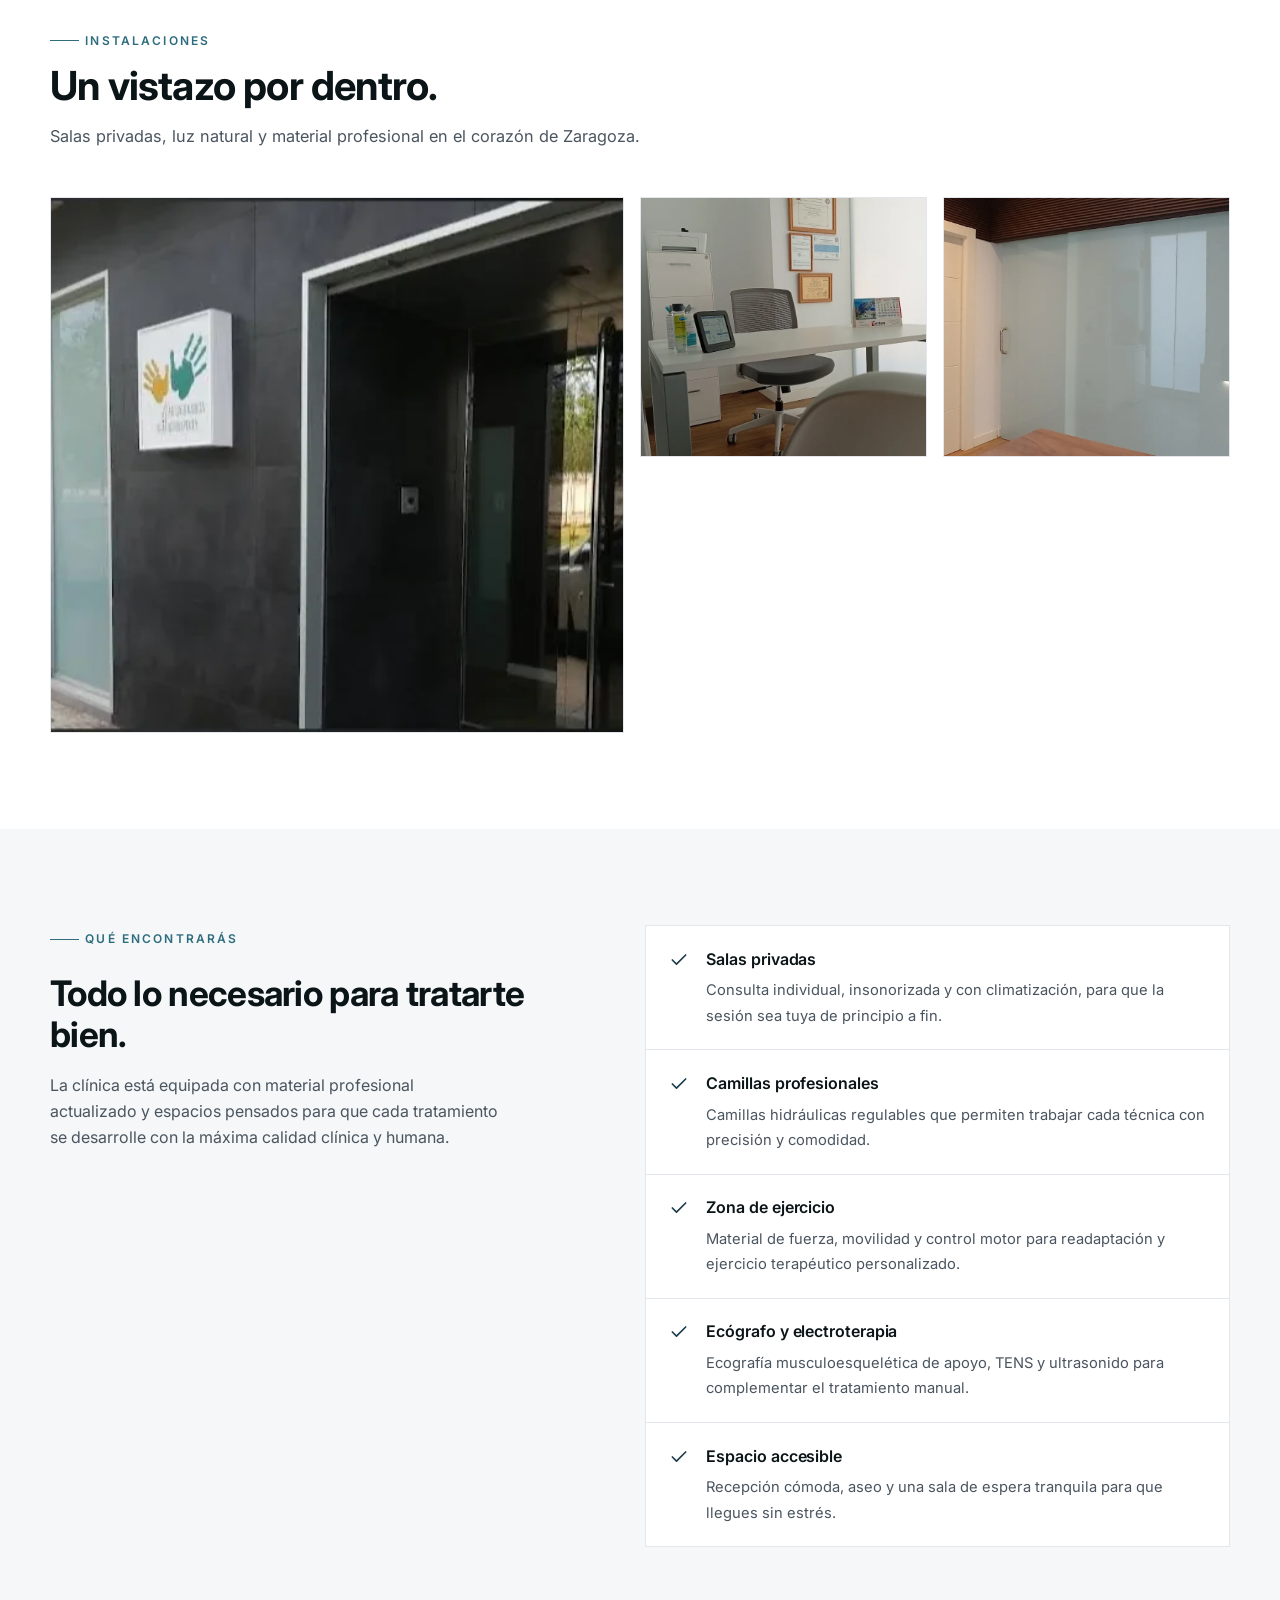
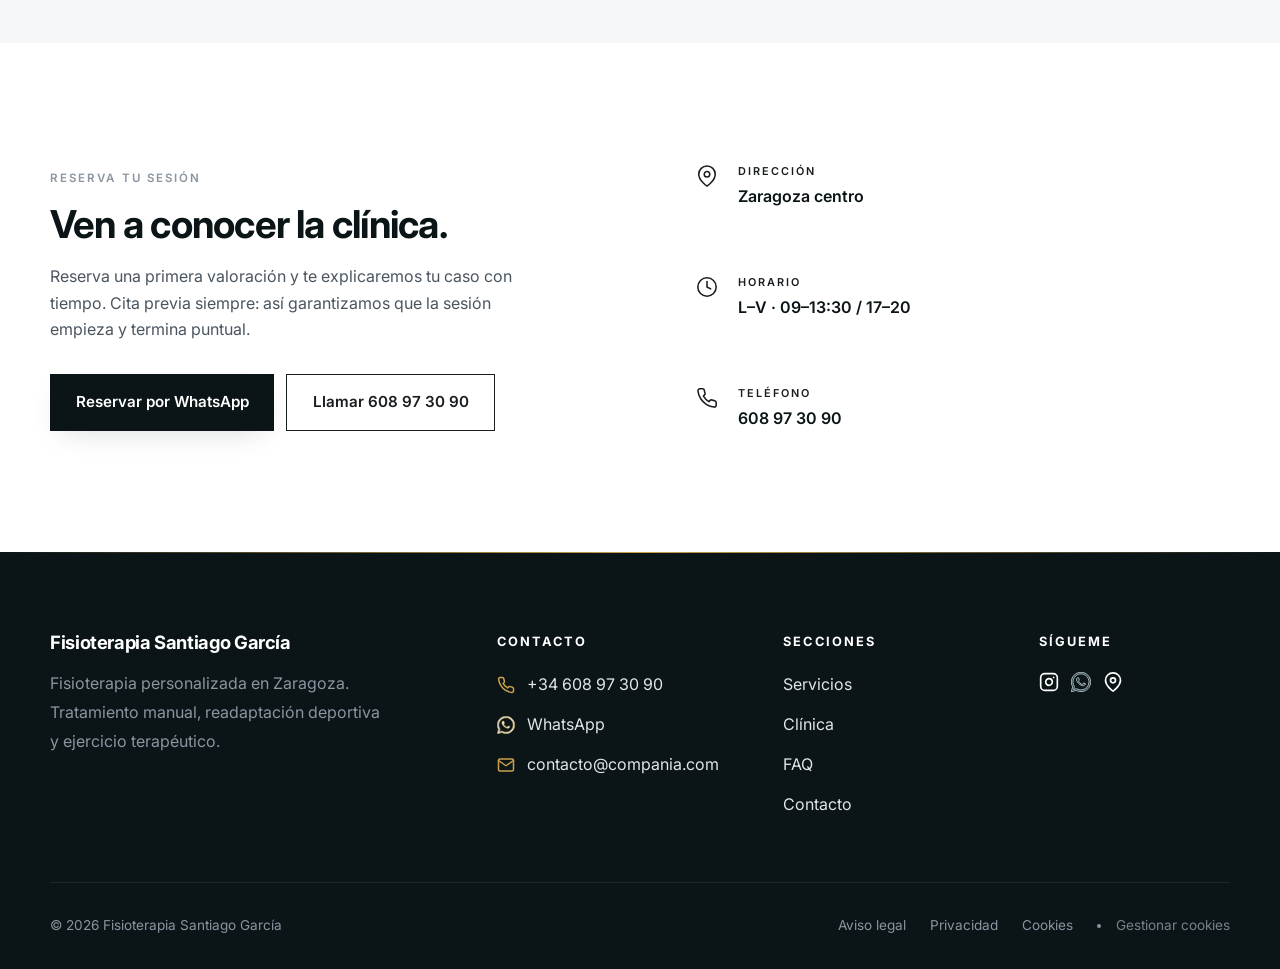
<file: clinica.html>
<!DOCTYPE html>
<html lang="es-ES">
<head>
<meta charset="UTF-8" />
<meta http-equiv="X-UA-Compatible" content="IE=edge" />
<meta name="viewport" content="width=device-width, initial-scale=1.0, viewport-fit=cover" />

<title>La Clínica | Fisioterapia Santiago García en Zaragoza</title>
<meta name="description" content="Descubre la clínica de Fisioterapia Santiago García en Zaragoza: salas privadas, material profesional y un espacio pensado para tu recuperación." />
<meta name="keywords" content="clínica fisioterapia Zaragoza, instalaciones fisio Zaragoza, sala tratamiento fisioterapia, Santiago García clínica" />
<meta name="author" content="Fisioterapia Santiago García" />
<meta name="robots" content="index, follow, max-image-preview:large, max-snippet:-1" />
<meta name="theme-color" content="#0E2F3A" />

<meta property="og:type" content="website" />
<meta property="og:locale" content="es_ES" />
<meta property="og:site_name" content="Fisioterapia Santiago García" />
<meta property="og:title" content="La Clínica | Fisioterapia Santiago García" />
<meta property="og:description" content="Un espacio clínico pensado para tu tratamiento en el centro de Zaragoza." />
<meta property="og:image" content="assets/fachada.webp" />
<meta property="og:url" content="https://www.fisiosantiagogarcia.es/clinica.html" />

<meta name="twitter:card" content="summary_large_image" />
<meta name="twitter:title" content="La Clínica | Fisioterapia Santiago García" />
<meta name="twitter:description" content="Salas privadas, material profesional y trato cercano en Zaragoza centro." />
<meta name="twitter:image" content="assets/fachada.webp" />

<link rel="canonical" href="https://www.fisiosantiagogarcia.es/clinica.html" />
<link rel="icon" type="image/webp" href="assets/logo.webp" />
<link rel="apple-touch-icon" href="assets/logo.webp" />
<link rel="preconnect" href="https://wa.me" crossorigin />
<link rel="prefetch" href="index.html" as="document" />

<link rel="stylesheet" href="style.css" />
<link rel="preconnect" href="https://fonts.googleapis.com">
<link rel="preconnect" href="https://fonts.gstatic.com" crossorigin>
<link rel="stylesheet" href="https://fonts.googleapis.com/css2?family=Inter:wght@400;500;600;700&display=swap">
</head>
<body>

<header class="site-header">
  <div class="container">
    <div class="header-inner">
      <a class="brand" href="index.html">
        <img src="assets/logo.webp" alt="Fisioterapia Santiago García" class="brand-logo" width="48" height="48" decoding="async">
        <div class="brand-text">
          <strong>Santiago García</strong>
          <em>Fisioterapia · Zaragoza</em>
        </div>
      </a>

      <nav class="site-nav">
        <a href="index.html">Inicio</a>
        <a href="servicios.html">Servicios</a>
        <a href="clinica.html">Clínica</a>
        <a href="index.html#faq">FAQ</a>
        <a href="index.html#contacto">Contacto</a>
        <a href="tel:+34608973090" class="nav-cta">608 97 30 90</a>
      </nav>

      <button class="menu-toggle" type="button" aria-label="Abrir menú" aria-expanded="false" aria-controls="mobile-nav">
        <svg class="menu-icon" viewBox="0 0 24 24" width="28" height="28" stroke="currentColor" stroke-width="2" fill="none" stroke-linecap="round" stroke-linejoin="round">
          <line class="line line1" x1="3" y1="6" x2="21" y2="6"></line>
          <line class="line line2" x1="3" y1="12" x2="21" y2="12"></line>
          <line class="line line3" x1="3" y1="18" x2="21" y2="18"></line>
        </svg>
      </button>
    </div>
  </div>
</header>

<nav class="mobile-nav" id="mobile-nav" aria-hidden="true">
  <div class="mobile-panel">
    <div class="mobile-panel-title">Menú</div>
    <div class="mobile-panel-divider"></div>
    <a href="index.html">Inicio</a>
    <div class="mobile-panel-divider"></div>
    <a href="servicios.html">Servicios</a>
    <div class="mobile-panel-divider"></div>
    <a href="clinica.html">Clínica</a>
    <div class="mobile-panel-divider"></div>
    <a href="index.html#faq">FAQ</a>
    <div class="mobile-panel-divider"></div>
    <a href="index.html#contacto">Contacto</a>
    <div class="mobile-panel-divider"></div>
    <a href="tel:+34608973090" class="mobile-cta">608 97 30 90</a>
  </div>
</nav>

<main>

  <!-- Hero (fondo blanco) -->
  <section class="clinic-hero">
    <div class="container">
      <div class="clinic-hero-copy reveal">
        <span class="eyebrow">La clínica</span>
        <h1>Un espacio clínico pensado para tu <span class="accent">tratamiento.</span></h1>
        <p class="lead">En pleno centro de Zaragoza encontrarás una clínica tranquila, luminosa y equipada con material profesional. Cada consulta está pensada para que puedas centrarte en una sola cosa: recuperarte.</p>
        <div class="clinic-hero-cta">
          <a class="btn btn-primary" href="https://wa.me/34608973090?text=Hola%2C%20me%20gustaría%20reservar%20una%20sesión" target="_blank" rel="noopener">Reservar sesión</a>
          <a class="btn btn-ghost" href="tel:+34608973090">Llamar 608 97 30 90</a>
        </div>
      </div>
      <div class="clinic-hero-media reveal">
        <img src="assets/fachada.webp" alt="Fachada de la clínica Fisioterapia Santiago García en Zaragoza" width="800" height="1000" decoding="async" fetchpriority="high">
      </div>
    </div>
  </section>

  <!-- Highlights (fondo gris) -->
  <section class="clinic-highlights">
    <div class="container">
      <div class="section-head reveal">
        <span class="eyebrow">Lo esencial</span>
        <h2>Tres razones para venir.</h2>
        <p>Lo que hace que cada visita a la clínica marque la diferencia.</p>
      </div>
      <div class="clinic-highlights-grid">
        <div class="clinic-highlight reveal">
          <div class="icon">
            <svg viewBox="0 0 24 24" fill="none" stroke="currentColor" stroke-width="1.6" stroke-linecap="round" stroke-linejoin="round"><path d="M21 10c0 7-9 13-9 13s-9-6-9-13a9 9 0 0 1 18 0z"></path><circle cx="12" cy="10" r="3"></circle></svg>
          </div>
          <h3>Zaragoza centro</h3>
          <p>Ubicación céntrica, bien comunicada con transporte público y con opciones de aparcamiento cercano.</p>
        </div>
        <div class="clinic-highlight reveal">
          <div class="icon">
            <svg viewBox="0 0 24 24" fill="none" stroke="currentColor" stroke-width="1.6" stroke-linecap="round" stroke-linejoin="round"><circle cx="12" cy="12" r="10"></circle><polyline points="12 6 12 12 16 14"></polyline></svg>
          </div>
          <h3>Sesiones de 50 minutos</h3>
          <p>Tiempo suficiente para valorar, tratar y explicar. Sin prisas y con toda la atención puesta en ti.</p>
        </div>
        <div class="clinic-highlight reveal">
          <div class="icon">
            <svg viewBox="0 0 24 24" fill="none" stroke="currentColor" stroke-width="1.6" stroke-linecap="round" stroke-linejoin="round"><path d="M20.84 4.61a5.5 5.5 0 0 0-7.78 0L12 5.67l-1.06-1.06a5.5 5.5 0 0 0-7.78 7.78l1.06 1.06L12 21.23l7.78-7.78 1.06-1.06a5.5 5.5 0 0 0 0-7.78z"></path></svg>
          </div>
          <h3>Trato cercano</h3>
          <p>Un fisioterapeuta, un plan y seguimiento personal. Nada de cintas transportadoras ni sesiones compartidas.</p>
        </div>
      </div>
    </div>
  </section>

  <!-- Gallery (fondo blanco) -->
  <section class="clinic-gallery">
    <div class="container">
      <div class="section-head reveal">
        <span class="eyebrow">Instalaciones</span>
        <h2>Un vistazo por dentro.</h2>
        <p>Salas privadas, luz natural y material profesional en el corazón de Zaragoza.</p>
      </div>
      <div class="clinic-gallery-grid reveal">
        <figure><img src="assets/fachada.webp" alt="Fachada de la clínica" width="1024" height="768" loading="lazy" decoding="async"></figure>
        <figure><img src="assets/consulta.webp" alt="Consulta de la clínica" width="600" height="750" loading="lazy" decoding="async"></figure>
        <figure><img src="assets/sala.webp" alt="Sala de tratamiento profesional" width="600" height="750" loading="lazy" decoding="async"></figure>
      </div>
    </div>
  </section>

  <!-- Features (fondo gris) -->
  <section class="clinic-features">
    <div class="container">
      <div class="clinic-features-grid">
        <div class="reveal">
          <span class="eyebrow">Qué encontrarás</span>
          <h2>Todo lo necesario para tratarte bien.</h2>
          <p class="intro">La clínica está equipada con material profesional actualizado y espacios pensados para que cada tratamiento se desarrolle con la máxima calidad clínica y humana.</p>
        </div>
        <ul class="reveal">
          <li>
            <svg width="20" height="20" viewBox="0 0 24 24" fill="none" stroke="currentColor" stroke-width="2" stroke-linecap="round" stroke-linejoin="round"><polyline points="20 6 9 17 4 12"></polyline></svg>
            <div><strong>Salas privadas</strong><span>Consulta individual, insonorizada y con climatización, para que la sesión sea tuya de principio a fin.</span></div>
          </li>
          <li>
            <svg width="20" height="20" viewBox="0 0 24 24" fill="none" stroke="currentColor" stroke-width="2" stroke-linecap="round" stroke-linejoin="round"><polyline points="20 6 9 17 4 12"></polyline></svg>
            <div><strong>Camillas profesionales</strong><span>Camillas hidráulicas regulables que permiten trabajar cada técnica con precisión y comodidad.</span></div>
          </li>
          <li>
            <svg width="20" height="20" viewBox="0 0 24 24" fill="none" stroke="currentColor" stroke-width="2" stroke-linecap="round" stroke-linejoin="round"><polyline points="20 6 9 17 4 12"></polyline></svg>
            <div><strong>Zona de ejercicio</strong><span>Material de fuerza, movilidad y control motor para readaptación y ejercicio terapéutico personalizado.</span></div>
          </li>
          <li>
            <svg width="20" height="20" viewBox="0 0 24 24" fill="none" stroke="currentColor" stroke-width="2" stroke-linecap="round" stroke-linejoin="round"><polyline points="20 6 9 17 4 12"></polyline></svg>
            <div><strong>Ecógrafo y electroterapia</strong><span>Ecografía musculoesquelética de apoyo, TENS y ultrasonido para complementar el tratamiento manual.</span></div>
          </li>
          <li>
            <svg width="20" height="20" viewBox="0 0 24 24" fill="none" stroke="currentColor" stroke-width="2" stroke-linecap="round" stroke-linejoin="round"><polyline points="20 6 9 17 4 12"></polyline></svg>
            <div><strong>Espacio accesible</strong><span>Recepción cómoda, aseo y una sala de espera tranquila para que llegues sin estrés.</span></div>
          </li>
        </ul>
      </div>
    </div>
  </section>

  <!-- CTA Visit (fondo blanco con caja oscura) -->
  <section class="clinic-visit">
  <div class="container">
    <div class="box reveal">
      <div class="clinic-content">
        <span class="eyebrow-dark">Reserva tu sesión</span>
        <h2>Ven a conocer la clínica.</h2>
        <p>Reserva una primera valoración y te explicaremos tu caso con tiempo. Cita previa siempre: así garantizamos que la sesión empieza y termina puntual.</p>
        <div class="cta">
          <a class="btn btn-primary" href="https://wa.me/34608973090?text=Hola%2C%20me%20gustaría%20reservar%20una%20sesión" target="_blank" rel="noopener">Reservar por WhatsApp</a>
          <a class="btn btn-ghost" href="tel:+34608973090">Llamar 608 97 30 90</a>
        </div>
      </div>
      
      <dl class="info">
        <div>
          <svg width="22" height="22" viewBox="0 0 24 24" fill="none" stroke="currentColor" stroke-width="1.7" stroke-linecap="round" stroke-linejoin="round"><path d="M21 10c0 7-9 13-9 13s-9-6-9-13a9 9 0 0 1 18 0z"></path><circle cx="12" cy="10" r="3"></circle></svg>
          <div><dt>Dirección</dt><dd>Zaragoza centro</dd></div>
        </div>
        <div>
          <svg width="22" height="22" viewBox="0 0 24 24" fill="none" stroke="currentColor" stroke-width="1.7" stroke-linecap="round" stroke-linejoin="round"><circle cx="12" cy="12" r="10"></circle><polyline points="12 6 12 12 16 14"></polyline></svg>
          <div><dt>Horario</dt><dd>L–V · 09–13:30 / 17–20</dd></div>
        </div>
        <div>
          <svg width="22" height="22" viewBox="0 0 24 24" fill="none" stroke="currentColor" stroke-width="1.7" stroke-linecap="round" stroke-linejoin="round"><path d="M22 16.92v3a2 2 0 0 1-2.18 2 19.79 19.79 0 0 1-8.63-3.07 19.5 19.5 0 0 1-6-6 19.79 19.79 0 0 1-3.07-8.67A2 2 0 0 1 4.11 2h3a2 2 0 0 1 2 1.72 12.84 12.84 0 0 0 .7 2.81 2 2 0 0 1-.45 2.11L8.09 9.91a16 16 0 0 0 6 6l1.27-1.27a2 2 0 0 1 2.11-.45 12.84 12.84 0 0 0 2.81.7A2 2 0 0 1 22 16.92z"></path></svg>
          <div><dt>Teléfono</dt><dd>608 97 30 90</dd></div>
        </div>
      </dl>
    </div>
  </div>
</section>

</main>

<footer class="site-footer">
  <div class="container">

    <div class="footer-grid">

      <div class="footer-brand">
        <h3>Fisioterapia Santiago García</h3>

        <p>
          Fisioterapia personalizada en Zaragoza.
          Tratamiento manual, readaptación deportiva y ejercicio terapéutico.
        </p>
      </div>

      <div>
        <h4>Contacto</h4>

        <ul class="footer-contact">

          <li>
           <svg viewBox="0 0 24 24" width="48" height="48" fill="none" stroke="currentColor" stroke-width="2" stroke-linecap="round" stroke-linejoin="round">
  <path d="M22 16.92v3a2 2 0 0 1-2.18 2 19.79 19.79 0 0 1-8.63-3.07 19.5 19.5 0 0 1-6-6 19.79 19.79 0 0 1-3.07-8.67A2 2 0 0 1 4.11 2h3a2 2 0 0 1 2 1.72 12.84 12.84 0 0 0 .7 2.81 2 2 0 0 1-.45 2.11L8.09 9.91a16 16 0 0 0 6 6l1.27-1.27a2 2 0 0 1 2.11-.45 12.84 12.84 0 0 0 2.81.7A2 2 0 0 1 22 16.92z"></path>
</svg> 
            <a href="tel:+34608973090">+34 608 97 30 90</a>
          </li>

          <li>
              <svg viewBox="0 0 32 32" width="28" height="28" aria-hidden="true">
    <path fill="currentColor" d="M16 .4C7.4.4.5 7.3.5 15.9c0 2.8.7 5.5 2.1 7.9L.4 31.6l8.1-2.1a15.4 15.4 0 0 0 7.5 1.9h.01c8.6 0 15.5-6.9 15.5-15.5C31.5 7.3 24.6.4 16 .4zm0 28.3a12.8 12.8 0 0 1-6.5-1.8l-.5-.3-4.8 1.3 1.3-4.7-.3-.5A12.8 12.8 0 1 1 28.8 15.9 12.8 12.8 0 0 1 16 28.7zm7-9.6c-.4-.2-2.3-1.1-2.6-1.2-.3-.1-.6-.2-.8.2-.2.4-1 1.2-1.2 1.5-.2.2-.4.3-.8.1-.4-.2-1.7-.6-3.2-2-1.2-1-2-2.3-2.2-2.7-.2-.4 0-.6.2-.8l.6-.7c.2-.2.2-.4.4-.6.1-.2.1-.4 0-.6-.1-.2-.8-2-1.1-2.7-.3-.7-.6-.6-.8-.6h-.7c-.2 0-.6.1-.9.4-.3.4-1.2 1.2-1.2 2.9 0 1.7 1.2 3.3 1.4 3.6.2.2 2.4 3.7 5.8 5.1 3.5 1.4 3.5.9 4.1.9.6 0 2.1-.9 2.4-1.7.3-.8.3-1.5.2-1.6 0-.1-.3-.2-.7-.4z"/>
  </svg>
            <a href="https://wa.me/34608973090">WhatsApp</a>
          </li>

          <li>
            <svg viewBox="0 0 24 24" width="48" height="48" fill="none" stroke="currentColor" stroke-width="2" stroke-linecap="round" stroke-linejoin="round">
  <path d="M4 4h16c1.1 0 2 .9 2 2v12c0 1.1-.9 2-2 2H4c-1.1 0-2-.9-2-2V6c0-1.1.9-2 2-2z"></path>
  <polyline points="22,6 12,13 2,6"></polyline>
</svg>
            <a href="mailto:contacto@compania.com">
              contacto@compania.com
            </a>
          </li>

        </ul>
      </div>

      <div>
        <h4>Secciones</h4>

        <ul class="footer-links">
          <li><a href="servicios.html">Servicios</a></li>
          <li><a href="clinica.html">Clínica</a></li>
          <li><a href="#faq">FAQ</a></li>
          <li><a href="#contacto">Contacto</a></li>
          
        </ul>
      </div>

      <div>
        <h4>Sígueme</h4>

        <div class="footer-social">

          <a href="#" aria-label="Instagram">
           <svg viewBox="0 0 24 24" width="48" height="48" fill="none" stroke="currentColor" stroke-width="2" stroke-linecap="round" stroke-linejoin="round">
  <rect x="2" y="2" width="20" height="20" rx="5" ry="5"></rect>
  <path d="M16 11.37A4 4 0 1 1 12.63 8 4 4 0 0 1 16 11.37z"></path>
  <line x1="17.5" y1="6.5" x2="17.51" y2="6.5"></line>
</svg>
          </a>

          <a href="#" aria-label="WhatsApp">
              <svg viewBox="0 0 32 32" width="28" height="28" aria-hidden="true">
    <path fill="currentColor" d="M16 .4C7.4.4.5 7.3.5 15.9c0 2.8.7 5.5 2.1 7.9L.4 31.6l8.1-2.1a15.4 15.4 0 0 0 7.5 1.9h.01c8.6 0 15.5-6.9 15.5-15.5C31.5 7.3 24.6.4 16 .4zm0 28.3a12.8 12.8 0 0 1-6.5-1.8l-.5-.3-4.8 1.3 1.3-4.7-.3-.5A12.8 12.8 0 1 1 28.8 15.9 12.8 12.8 0 0 1 16 28.7zm7-9.6c-.4-.2-2.3-1.1-2.6-1.2-.3-.1-.6-.2-.8.2-.2.4-1 1.2-1.2 1.5-.2.2-.4.3-.8.1-.4-.2-1.7-.6-3.2-2-1.2-1-2-2.3-2.2-2.7-.2-.4 0-.6.2-.8l.6-.7c.2-.2.2-.4.4-.6.1-.2.1-.4 0-.6-.1-.2-.8-2-1.1-2.7-.3-.7-.6-.6-.8-.6h-.7c-.2 0-.6.1-.9.4-.3.4-1.2 1.2-1.2 2.9 0 1.7 1.2 3.3 1.4 3.6.2.2 2.4 3.7 5.8 5.1 3.5 1.4 3.5.9 4.1.9.6 0 2.1-.9 2.4-1.7.3-.8.3-1.5.2-1.6 0-.1-.3-.2-.7-.4z"/>
  </svg>
          </a>

          <a href="#" aria-label="Google Maps">
            <svg viewBox="0 0 24 24" width="48" height="48" fill="none" stroke="currentColor" stroke-width="2" stroke-linecap="round" stroke-linejoin="round">
  <path d="M21 10c0 7-9 13-9 13s-9-6-9-13a9 9 0 0 1 18 0z"></path>
  <circle cx="12" cy="10" r="3"></circle>
</svg>
          </a>

        </div>
      </div>

    </div>

    <div class="footer-bottom">
      <p>© 2026 Fisioterapia Santiago García</p>

      <div>
        <a href="aviso-legal.html">Aviso legal</a>
        <a href="privacidad.html">Privacidad</a>
        <a href="cookies.html">Cookies</a>
        <li><button type="button" class="footer-link-btn" data-cookie-reset>Gestionar cookies</button></li>

      </div>
    </div>

  </div>
</footer>

<a href="https://wa.me/34608973090" class="wa-float" target="_blank" rel="noopener noreferrer" aria-label="Contactar por WhatsApp">
  <svg viewBox="0 0 32 32" width="28" height="28" aria-hidden="true">
    <path fill="currentColor" d="M16 .4C7.4.4.5 7.3.5 15.9c0 2.8.7 5.5 2.1 7.9L.4 31.6l8.1-2.1a15.4 15.4 0 0 0 7.5 1.9h.01c8.6 0 15.5-6.9 15.5-15.5C31.5 7.3 24.6.4 16 .4zm0 28.3a12.8 12.8 0 0 1-6.5-1.8l-.5-.3-4.8 1.3 1.3-4.7-.3-.5A12.8 12.8 0 1 1 28.8 15.9 12.8 12.8 0 0 1 16 28.7zm7-9.6c-.4-.2-2.3-1.1-2.6-1.2-.3-.1-.6-.2-.8.2-.2.4-1 1.2-1.2 1.5-.2.2-.4.3-.8.1-.4-.2-1.7-.6-3.2-2-1.2-1-2-2.3-2.2-2.7-.2-.4 0-.6.2-.8l.6-.7c.2-.2.2-.4.4-.6.1-.2.1-.4 0-.6-.1-.2-.8-2-1.1-2.7-.3-.7-.6-.6-.8-.6h-.7c-.2 0-.6.1-.9.4-.3.4-1.2 1.2-1.2 2.9 0 1.7 1.2 3.3 1.4 3.6.2.2 2.4 3.7 5.8 5.1 3.5 1.4 3.5.9 4.1.9.6 0 2.1-.9 2.4-1.7.3-.8.3-1.5.2-1.6 0-.1-.3-.2-.7-.4z"/>
  </svg>
</a>

<button id="toTop" class="to-top" aria-label="Volver arriba" type="button">
  <svg viewBox="0 0 24 24" fill="none" stroke="currentColor" stroke-width="2.2" stroke-linecap="round" stroke-linejoin="round" aria-hidden="true">
    <path d="M12 19V5"/>
    <path d="m5 12 7-7 7 7"/>
  </svg>
</button>

<script src="script.js" defer></script>
</body>
</html>
</file>
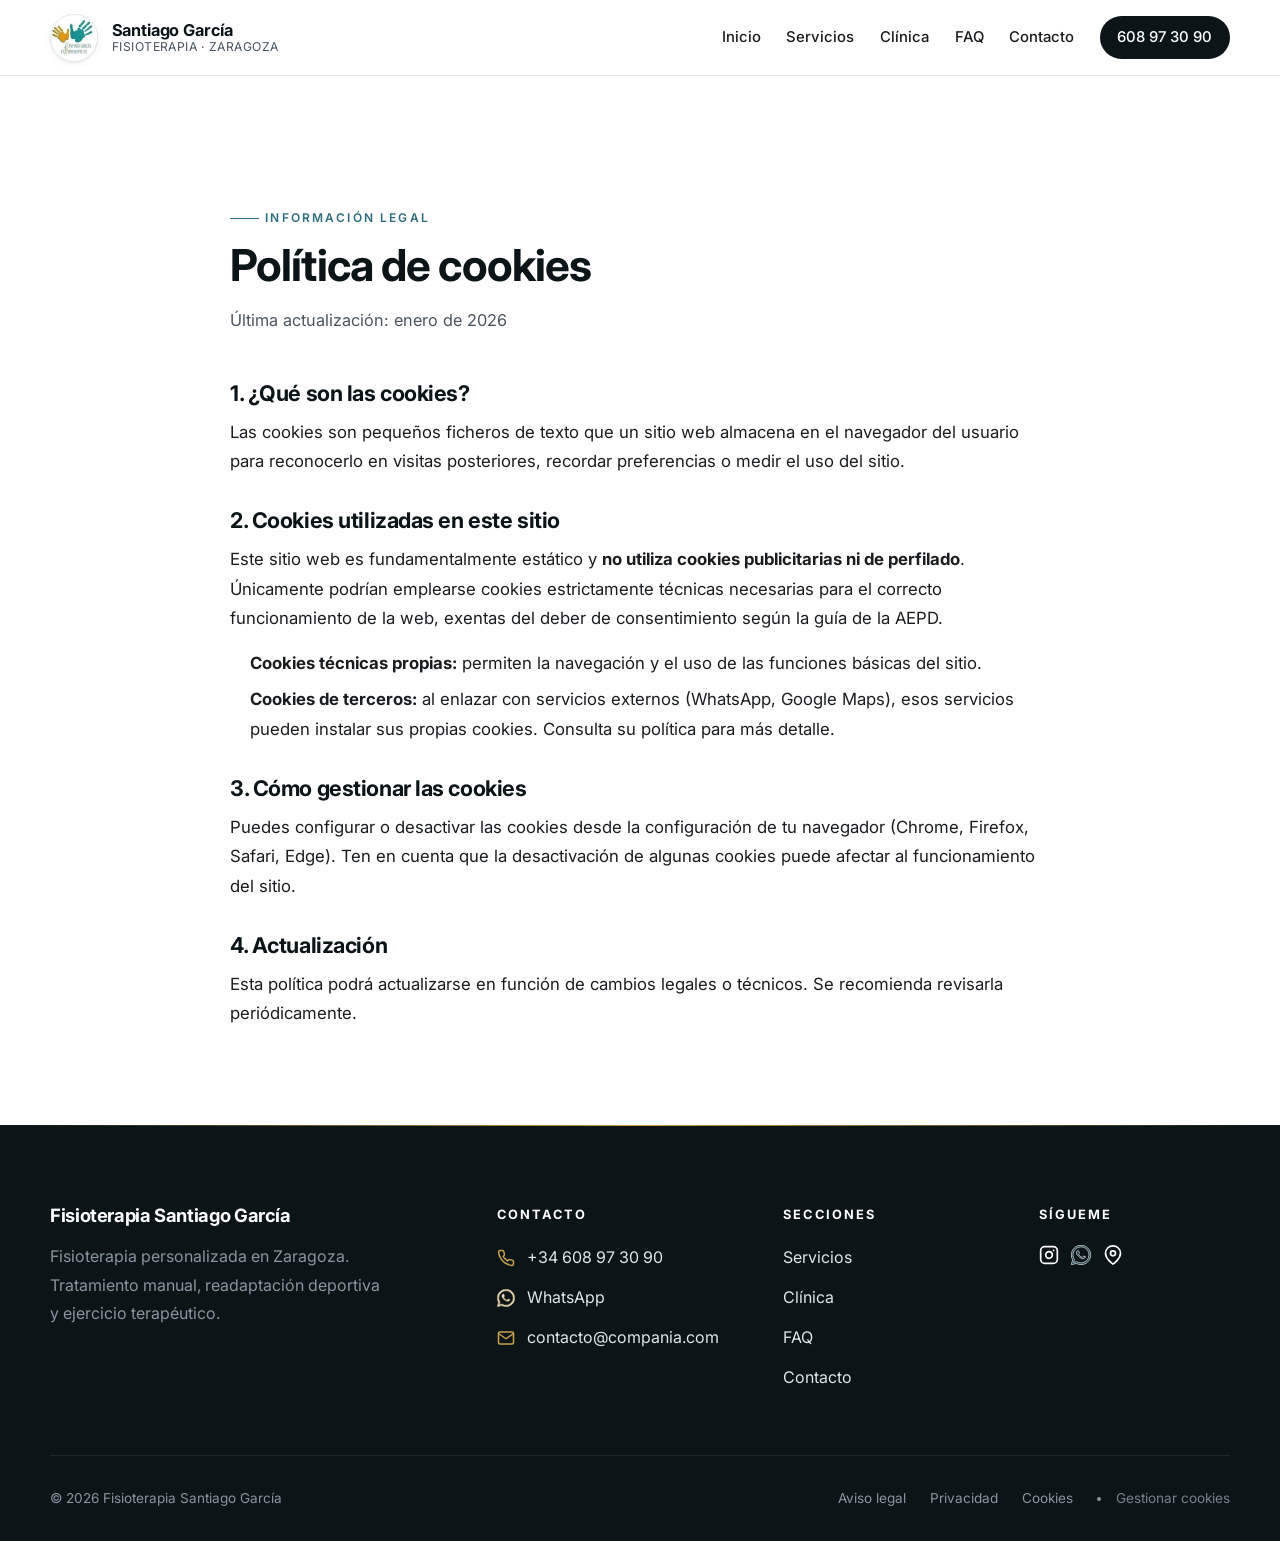
<file: cookies.html>
<!DOCTYPE html>
<html lang="es-ES">
<head>
<meta charset="UTF-8" />
<meta name="viewport" content="width=device-width, initial-scale=1.0" />
<title>Política de cookies | Fisioterapia Santiago García</title>
<meta name="description" content="Política de cookies de Fisioterapia Santiago García: qué cookies utilizamos, con qué finalidad y cómo puedes gestionarlas." />
<meta name="robots" content="noindex, follow" />
<meta name="theme-color" content="#0E2F3A" />
<link rel="canonical" href="https://www.fisiosantiagogarcia.es/cookies.html" />
<link rel="icon" type="image/webp" href="assets/logo.webp" />
<link rel="preconnect" href="https://fonts.googleapis.com">
<link rel="preconnect" href="https://fonts.gstatic.com" crossorigin>
<link rel="stylesheet" href="https://fonts.googleapis.com/css2?family=Inter:wght@400;500;600;700&display=swap">
<link rel="stylesheet" href="style.css" />
</head>
<body>

<header class="site-header">
  <div class="container">
    <div class="header-inner">
      <a class="brand" href="index.html">
        <img src="assets/logo.webp" alt="Fisioterapia Santiago García" class="brand-logo" width="48" height="48" decoding="async">
        <div class="brand-text">
          <strong>Santiago García</strong>
          <em>Fisioterapia · Zaragoza</em>
        </div>
      </a>
      <nav class="site-nav">
        <a href="index.html">Inicio</a>
        <a href="servicios.html">Servicios</a>
        <a href="index.html#clinica">Clínica</a>
        <a href="index.html#faq">FAQ</a>
        <a href="index.html#contacto">Contacto</a>
        <a href="tel:+34608973090" class="nav-cta">608 97 30 90</a>
      </nav>
    </div>
  </div>
</header>

<main>
  <section style="padding:8rem 0 5rem;">
    <div class="container" style="max-width:820px;">
      <div class="section-head">
        <span class="eyebrow">Información legal</span>
        <h1 style="font-size:clamp(2rem,4vw,2.75rem);margin-bottom:1rem;">Política de cookies</h1>
        <p>Última actualización: <time datetime="2026-01-01">enero de 2026</time></p>
      </div>
      <div class="legal-content" style="line-height:1.75;color:var(--ink-700);font-size:1.05rem;">

<h2>1. ¿Qué son las cookies?</h2>
<p>Las cookies son pequeños ficheros de texto que un sitio web almacena en el navegador del usuario para reconocerlo en visitas posteriores, recordar preferencias o medir el uso del sitio.</p>

<h2>2. Cookies utilizadas en este sitio</h2>
<p>Este sitio web es fundamentalmente estático y <strong>no utiliza cookies publicitarias ni de perfilado</strong>. Únicamente podrían emplearse cookies estrictamente técnicas necesarias para el correcto funcionamiento de la web, exentas del deber de consentimiento según la guía de la AEPD.</p>
<ul>
  <li><strong>Cookies técnicas propias:</strong> permiten la navegación y el uso de las funciones básicas del sitio.</li>
  <li><strong>Cookies de terceros:</strong> al enlazar con servicios externos (WhatsApp, Google Maps), esos servicios pueden instalar sus propias cookies. Consulta su política para más detalle.</li>
</ul>

<h2>3. Cómo gestionar las cookies</h2>
<p>Puedes configurar o desactivar las cookies desde la configuración de tu navegador (Chrome, Firefox, Safari, Edge). Ten en cuenta que la desactivación de algunas cookies puede afectar al funcionamiento del sitio.</p>

<h2>4. Actualización</h2>
<p>Esta política podrá actualizarse en función de cambios legales o técnicos. Se recomienda revisarla periódicamente.</p>

      </div>
    </div>
  </section>
</main>

<footer class="site-footer">
  <div class="container">

    <div class="footer-grid">

      <div class="footer-brand">
        <h3>Fisioterapia Santiago García</h3>

        <p>
          Fisioterapia personalizada en Zaragoza.
          Tratamiento manual, readaptación deportiva y ejercicio terapéutico.
        </p>
      </div>

      <div>
        <h4>Contacto</h4>

        <ul class="footer-contact">

          <li>
           <svg viewBox="0 0 24 24" width="48" height="48" fill="none" stroke="currentColor" stroke-width="2" stroke-linecap="round" stroke-linejoin="round">
  <path d="M22 16.92v3a2 2 0 0 1-2.18 2 19.79 19.79 0 0 1-8.63-3.07 19.5 19.5 0 0 1-6-6 19.79 19.79 0 0 1-3.07-8.67A2 2 0 0 1 4.11 2h3a2 2 0 0 1 2 1.72 12.84 12.84 0 0 0 .7 2.81 2 2 0 0 1-.45 2.11L8.09 9.91a16 16 0 0 0 6 6l1.27-1.27a2 2 0 0 1 2.11-.45 12.84 12.84 0 0 0 2.81.7A2 2 0 0 1 22 16.92z"></path>
</svg> 
            <a href="tel:+34608973090">+34 608 97 30 90</a>
          </li>

          <li>
              <svg viewBox="0 0 32 32" width="28" height="28" aria-hidden="true">
    <path fill="currentColor" d="M16 .4C7.4.4.5 7.3.5 15.9c0 2.8.7 5.5 2.1 7.9L.4 31.6l8.1-2.1a15.4 15.4 0 0 0 7.5 1.9h.01c8.6 0 15.5-6.9 15.5-15.5C31.5 7.3 24.6.4 16 .4zm0 28.3a12.8 12.8 0 0 1-6.5-1.8l-.5-.3-4.8 1.3 1.3-4.7-.3-.5A12.8 12.8 0 1 1 28.8 15.9 12.8 12.8 0 0 1 16 28.7zm7-9.6c-.4-.2-2.3-1.1-2.6-1.2-.3-.1-.6-.2-.8.2-.2.4-1 1.2-1.2 1.5-.2.2-.4.3-.8.1-.4-.2-1.7-.6-3.2-2-1.2-1-2-2.3-2.2-2.7-.2-.4 0-.6.2-.8l.6-.7c.2-.2.2-.4.4-.6.1-.2.1-.4 0-.6-.1-.2-.8-2-1.1-2.7-.3-.7-.6-.6-.8-.6h-.7c-.2 0-.6.1-.9.4-.3.4-1.2 1.2-1.2 2.9 0 1.7 1.2 3.3 1.4 3.6.2.2 2.4 3.7 5.8 5.1 3.5 1.4 3.5.9 4.1.9.6 0 2.1-.9 2.4-1.7.3-.8.3-1.5.2-1.6 0-.1-.3-.2-.7-.4z"/>
  </svg>
            <a href="https://wa.me/34608973090">WhatsApp</a>
          </li>

          <li>
            <svg viewBox="0 0 24 24" width="48" height="48" fill="none" stroke="currentColor" stroke-width="2" stroke-linecap="round" stroke-linejoin="round">
  <path d="M4 4h16c1.1 0 2 .9 2 2v12c0 1.1-.9 2-2 2H4c-1.1 0-2-.9-2-2V6c0-1.1.9-2 2-2z"></path>
  <polyline points="22,6 12,13 2,6"></polyline>
</svg>
            <a href="mailto:contacto@compania.com">
              contacto@compania.com
            </a>
          </li>

        </ul>
      </div>

      <div>
        <h4>Secciones</h4>

        <ul class="footer-links">
          <li><a href="servicios.html">Servicios</a></li>
          <li><a href="clinica.html">Clínica</a></li>
          <li><a href="#faq">FAQ</a></li>
          <li><a href="#contacto">Contacto</a></li>
          
        </ul>
      </div>

      <div>
        <h4>Sígueme</h4>

        <div class="footer-social">

          <a href="#" aria-label="Instagram">
           <svg viewBox="0 0 24 24" width="48" height="48" fill="none" stroke="currentColor" stroke-width="2" stroke-linecap="round" stroke-linejoin="round">
  <rect x="2" y="2" width="20" height="20" rx="5" ry="5"></rect>
  <path d="M16 11.37A4 4 0 1 1 12.63 8 4 4 0 0 1 16 11.37z"></path>
  <line x1="17.5" y1="6.5" x2="17.51" y2="6.5"></line>
</svg>
          </a>

          <a href="#" aria-label="WhatsApp">
              <svg viewBox="0 0 32 32" width="28" height="28" aria-hidden="true">
    <path fill="currentColor" d="M16 .4C7.4.4.5 7.3.5 15.9c0 2.8.7 5.5 2.1 7.9L.4 31.6l8.1-2.1a15.4 15.4 0 0 0 7.5 1.9h.01c8.6 0 15.5-6.9 15.5-15.5C31.5 7.3 24.6.4 16 .4zm0 28.3a12.8 12.8 0 0 1-6.5-1.8l-.5-.3-4.8 1.3 1.3-4.7-.3-.5A12.8 12.8 0 1 1 28.8 15.9 12.8 12.8 0 0 1 16 28.7zm7-9.6c-.4-.2-2.3-1.1-2.6-1.2-.3-.1-.6-.2-.8.2-.2.4-1 1.2-1.2 1.5-.2.2-.4.3-.8.1-.4-.2-1.7-.6-3.2-2-1.2-1-2-2.3-2.2-2.7-.2-.4 0-.6.2-.8l.6-.7c.2-.2.2-.4.4-.6.1-.2.1-.4 0-.6-.1-.2-.8-2-1.1-2.7-.3-.7-.6-.6-.8-.6h-.7c-.2 0-.6.1-.9.4-.3.4-1.2 1.2-1.2 2.9 0 1.7 1.2 3.3 1.4 3.6.2.2 2.4 3.7 5.8 5.1 3.5 1.4 3.5.9 4.1.9.6 0 2.1-.9 2.4-1.7.3-.8.3-1.5.2-1.6 0-.1-.3-.2-.7-.4z"/>
  </svg>
          </a>

          <a href="#" aria-label="Google Maps">
            <svg viewBox="0 0 24 24" width="48" height="48" fill="none" stroke="currentColor" stroke-width="2" stroke-linecap="round" stroke-linejoin="round">
  <path d="M21 10c0 7-9 13-9 13s-9-6-9-13a9 9 0 0 1 18 0z"></path>
  <circle cx="12" cy="10" r="3"></circle>
</svg>
          </a>

        </div>
      </div>

    </div>

    <div class="footer-bottom">
      <p>© 2026 Fisioterapia Santiago García</p>

      <div>
        <a href="aviso-legal.html">Aviso legal</a>
        <a href="privacidad.html">Privacidad</a>
        <a href="cookies.html">Cookies</a>
        <li><button type="button" class="footer-link-btn" data-cookie-reset>Gestionar cookies</button></li>

      </div>
    </div>

  </div>
</footer>

</body>
</html>
</file>
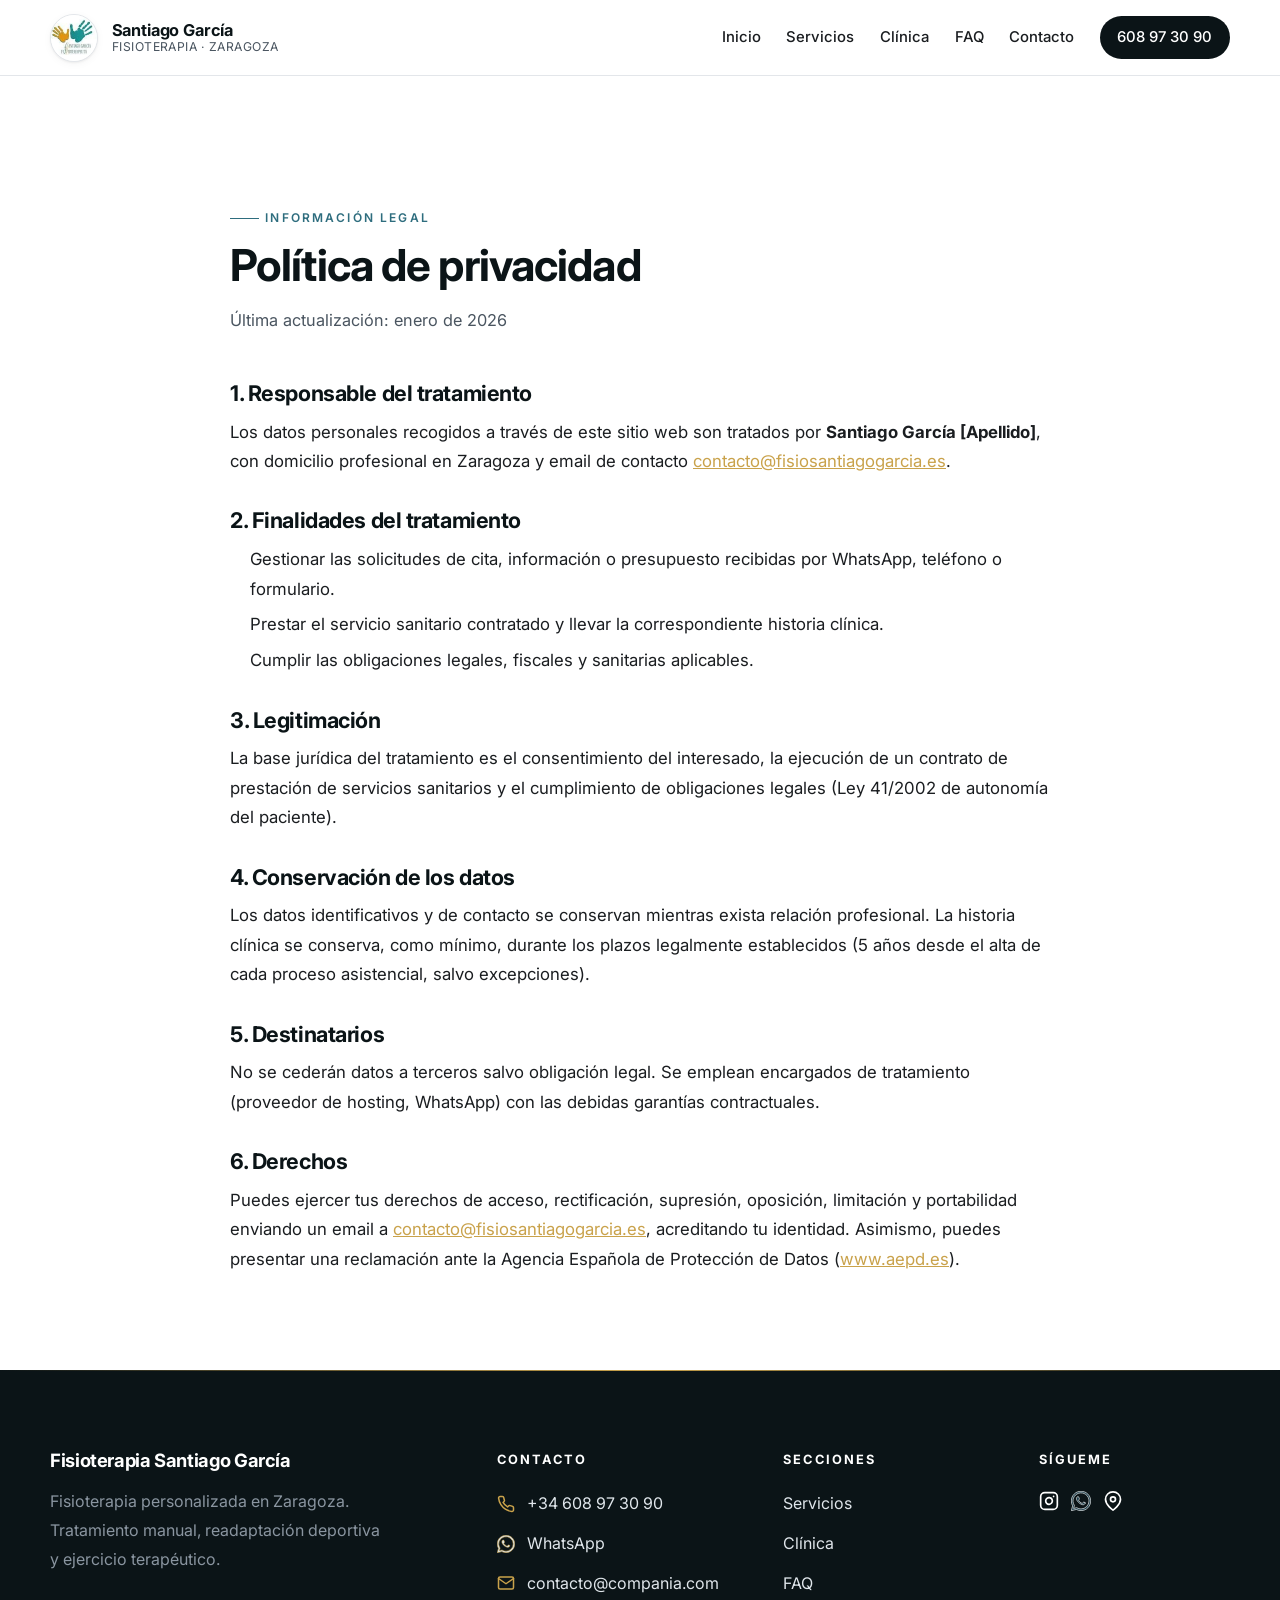
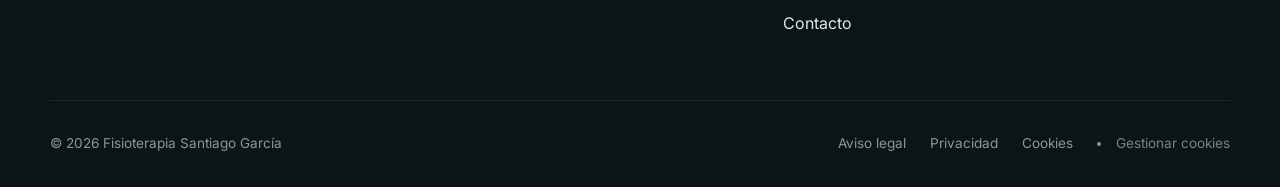
<file: privacidad.html>
<!DOCTYPE html>
<html lang="es-ES">
<head>
<meta charset="UTF-8" />
<meta name="viewport" content="width=device-width, initial-scale=1.0" />
<title>Política de privacidad | Fisioterapia Santiago García</title>
<meta name="description" content="Política de privacidad y tratamiento de datos personales de la clínica Fisioterapia Santiago García conforme al RGPD y la LOPDGDD." />
<meta name="robots" content="noindex, follow" />
<meta name="theme-color" content="#0E2F3A" />
<link rel="canonical" href="https://www.fisiosantiagogarcia.es/privacidad.html" />
<link rel="icon" type="image/webp" href="assets/logo.webp" />
<link rel="preconnect" href="https://fonts.googleapis.com">
<link rel="preconnect" href="https://fonts.gstatic.com" crossorigin>
<link rel="stylesheet" href="https://fonts.googleapis.com/css2?family=Inter:wght@400;500;600;700&display=swap">
<link rel="stylesheet" href="style.css" />
</head>
<body>

<header class="site-header">
  <div class="container">
    <div class="header-inner">
      <a class="brand" href="index.html">
        <img src="assets/logo.webp" alt="Fisioterapia Santiago García" class="brand-logo" width="48" height="48" decoding="async">
        <div class="brand-text">
          <strong>Santiago García</strong>
          <em>Fisioterapia · Zaragoza</em>
        </div>
      </a>
      <nav class="site-nav">
        <a href="index.html">Inicio</a>
        <a href="servicios.html">Servicios</a>
        <a href="index.html#clinica">Clínica</a>
        <a href="index.html#faq">FAQ</a>
        <a href="index.html#contacto">Contacto</a>
        <a href="tel:+34608973090" class="nav-cta">608 97 30 90</a>
      </nav>
    </div>
  </div>
</header>

<main>
  <section style="padding:8rem 0 5rem;">
    <div class="container" style="max-width:820px;">
      <div class="section-head">
        <span class="eyebrow">Información legal</span>
        <h1 style="font-size:clamp(2rem,4vw,2.75rem);margin-bottom:1rem;">Política de privacidad</h1>
        <p>Última actualización: <time datetime="2026-01-01">enero de 2026</time></p>
      </div>
      <div class="legal-content" style="line-height:1.75;color:var(--ink-700);font-size:1.05rem;">

<h2>1. Responsable del tratamiento</h2>
<p>Los datos personales recogidos a través de este sitio web son tratados por <strong>Santiago García [Apellido]</strong>, con domicilio profesional en Zaragoza y email de contacto <a href="mailto:contacto@fisiosantiagogarcia.es">contacto@fisiosantiagogarcia.es</a>.</p>

<h2>2. Finalidades del tratamiento</h2>
<ul>
  <li>Gestionar las solicitudes de cita, información o presupuesto recibidas por WhatsApp, teléfono o formulario.</li>
  <li>Prestar el servicio sanitario contratado y llevar la correspondiente historia clínica.</li>
  <li>Cumplir las obligaciones legales, fiscales y sanitarias aplicables.</li>
</ul>

<h2>3. Legitimación</h2>
<p>La base jurídica del tratamiento es el consentimiento del interesado, la ejecución de un contrato de prestación de servicios sanitarios y el cumplimiento de obligaciones legales (Ley 41/2002 de autonomía del paciente).</p>

<h2>4. Conservación de los datos</h2>
<p>Los datos identificativos y de contacto se conservan mientras exista relación profesional. La historia clínica se conserva, como mínimo, durante los plazos legalmente establecidos (5 años desde el alta de cada proceso asistencial, salvo excepciones).</p>

<h2>5. Destinatarios</h2>
<p>No se cederán datos a terceros salvo obligación legal. Se emplean encargados de tratamiento (proveedor de hosting, WhatsApp) con las debidas garantías contractuales.</p>

<h2>6. Derechos</h2>
<p>Puedes ejercer tus derechos de acceso, rectificación, supresión, oposición, limitación y portabilidad enviando un email a <a href="mailto:contacto@fisiosantiagogarcia.es">contacto@fisiosantiagogarcia.es</a>, acreditando tu identidad. Asimismo, puedes presentar una reclamación ante la Agencia Española de Protección de Datos (<a href="https://www.aepd.es" target="_blank" rel="noopener">www.aepd.es</a>).</p>

      </div>
    </div>
  </section>
</main>

<footer class="site-footer">
  <div class="container">

    <div class="footer-grid">

      <div class="footer-brand">
        <h3>Fisioterapia Santiago García</h3>

        <p>
          Fisioterapia personalizada en Zaragoza.
          Tratamiento manual, readaptación deportiva y ejercicio terapéutico.
        </p>
      </div>

      <div>
        <h4>Contacto</h4>

        <ul class="footer-contact">

          <li>
           <svg viewBox="0 0 24 24" width="48" height="48" fill="none" stroke="currentColor" stroke-width="2" stroke-linecap="round" stroke-linejoin="round">
  <path d="M22 16.92v3a2 2 0 0 1-2.18 2 19.79 19.79 0 0 1-8.63-3.07 19.5 19.5 0 0 1-6-6 19.79 19.79 0 0 1-3.07-8.67A2 2 0 0 1 4.11 2h3a2 2 0 0 1 2 1.72 12.84 12.84 0 0 0 .7 2.81 2 2 0 0 1-.45 2.11L8.09 9.91a16 16 0 0 0 6 6l1.27-1.27a2 2 0 0 1 2.11-.45 12.84 12.84 0 0 0 2.81.7A2 2 0 0 1 22 16.92z"></path>
</svg> 
            <a href="tel:+34608973090">+34 608 97 30 90</a>
          </li>

          <li>
              <svg viewBox="0 0 32 32" width="28" height="28" aria-hidden="true">
    <path fill="currentColor" d="M16 .4C7.4.4.5 7.3.5 15.9c0 2.8.7 5.5 2.1 7.9L.4 31.6l8.1-2.1a15.4 15.4 0 0 0 7.5 1.9h.01c8.6 0 15.5-6.9 15.5-15.5C31.5 7.3 24.6.4 16 .4zm0 28.3a12.8 12.8 0 0 1-6.5-1.8l-.5-.3-4.8 1.3 1.3-4.7-.3-.5A12.8 12.8 0 1 1 28.8 15.9 12.8 12.8 0 0 1 16 28.7zm7-9.6c-.4-.2-2.3-1.1-2.6-1.2-.3-.1-.6-.2-.8.2-.2.4-1 1.2-1.2 1.5-.2.2-.4.3-.8.1-.4-.2-1.7-.6-3.2-2-1.2-1-2-2.3-2.2-2.7-.2-.4 0-.6.2-.8l.6-.7c.2-.2.2-.4.4-.6.1-.2.1-.4 0-.6-.1-.2-.8-2-1.1-2.7-.3-.7-.6-.6-.8-.6h-.7c-.2 0-.6.1-.9.4-.3.4-1.2 1.2-1.2 2.9 0 1.7 1.2 3.3 1.4 3.6.2.2 2.4 3.7 5.8 5.1 3.5 1.4 3.5.9 4.1.9.6 0 2.1-.9 2.4-1.7.3-.8.3-1.5.2-1.6 0-.1-.3-.2-.7-.4z"/>
  </svg>
            <a href="https://wa.me/34608973090">WhatsApp</a>
          </li>

          <li>
            <svg viewBox="0 0 24 24" width="48" height="48" fill="none" stroke="currentColor" stroke-width="2" stroke-linecap="round" stroke-linejoin="round">
  <path d="M4 4h16c1.1 0 2 .9 2 2v12c0 1.1-.9 2-2 2H4c-1.1 0-2-.9-2-2V6c0-1.1.9-2 2-2z"></path>
  <polyline points="22,6 12,13 2,6"></polyline>
</svg>
            <a href="mailto:contacto@compania.com">
              contacto@compania.com
            </a>
          </li>

        </ul>
      </div>

      <div>
        <h4>Secciones</h4>

        <ul class="footer-links">
          <li><a href="servicios.html">Servicios</a></li>
          <li><a href="clinica.html">Clínica</a></li>
          <li><a href="#faq">FAQ</a></li>
          <li><a href="#contacto">Contacto</a></li>
          
        </ul>
      </div>

      <div>
        <h4>Sígueme</h4>

        <div class="footer-social">

          <a href="#" aria-label="Instagram">
           <svg viewBox="0 0 24 24" width="48" height="48" fill="none" stroke="currentColor" stroke-width="2" stroke-linecap="round" stroke-linejoin="round">
  <rect x="2" y="2" width="20" height="20" rx="5" ry="5"></rect>
  <path d="M16 11.37A4 4 0 1 1 12.63 8 4 4 0 0 1 16 11.37z"></path>
  <line x1="17.5" y1="6.5" x2="17.51" y2="6.5"></line>
</svg>
          </a>

          <a href="#" aria-label="WhatsApp">
              <svg viewBox="0 0 32 32" width="28" height="28" aria-hidden="true">
    <path fill="currentColor" d="M16 .4C7.4.4.5 7.3.5 15.9c0 2.8.7 5.5 2.1 7.9L.4 31.6l8.1-2.1a15.4 15.4 0 0 0 7.5 1.9h.01c8.6 0 15.5-6.9 15.5-15.5C31.5 7.3 24.6.4 16 .4zm0 28.3a12.8 12.8 0 0 1-6.5-1.8l-.5-.3-4.8 1.3 1.3-4.7-.3-.5A12.8 12.8 0 1 1 28.8 15.9 12.8 12.8 0 0 1 16 28.7zm7-9.6c-.4-.2-2.3-1.1-2.6-1.2-.3-.1-.6-.2-.8.2-.2.4-1 1.2-1.2 1.5-.2.2-.4.3-.8.1-.4-.2-1.7-.6-3.2-2-1.2-1-2-2.3-2.2-2.7-.2-.4 0-.6.2-.8l.6-.7c.2-.2.2-.4.4-.6.1-.2.1-.4 0-.6-.1-.2-.8-2-1.1-2.7-.3-.7-.6-.6-.8-.6h-.7c-.2 0-.6.1-.9.4-.3.4-1.2 1.2-1.2 2.9 0 1.7 1.2 3.3 1.4 3.6.2.2 2.4 3.7 5.8 5.1 3.5 1.4 3.5.9 4.1.9.6 0 2.1-.9 2.4-1.7.3-.8.3-1.5.2-1.6 0-.1-.3-.2-.7-.4z"/>
  </svg>
          </a>

          <a href="#" aria-label="Google Maps">
            <svg viewBox="0 0 24 24" width="48" height="48" fill="none" stroke="currentColor" stroke-width="2" stroke-linecap="round" stroke-linejoin="round">
  <path d="M21 10c0 7-9 13-9 13s-9-6-9-13a9 9 0 0 1 18 0z"></path>
  <circle cx="12" cy="10" r="3"></circle>
</svg>
          </a>

        </div>
      </div>

    </div>

    <div class="footer-bottom">
      <p>© 2026 Fisioterapia Santiago García</p>

      <div>
        <a href="aviso-legal.html">Aviso legal</a>
        <a href="privacidad.html">Privacidad</a>
        <a href="cookies.html">Cookies</a>
        <li><button type="button" class="footer-link-btn" data-cookie-reset>Gestionar cookies</button></li>

      </div>
    </div>

  </div>
</footer>

</body>
</html>
</file>
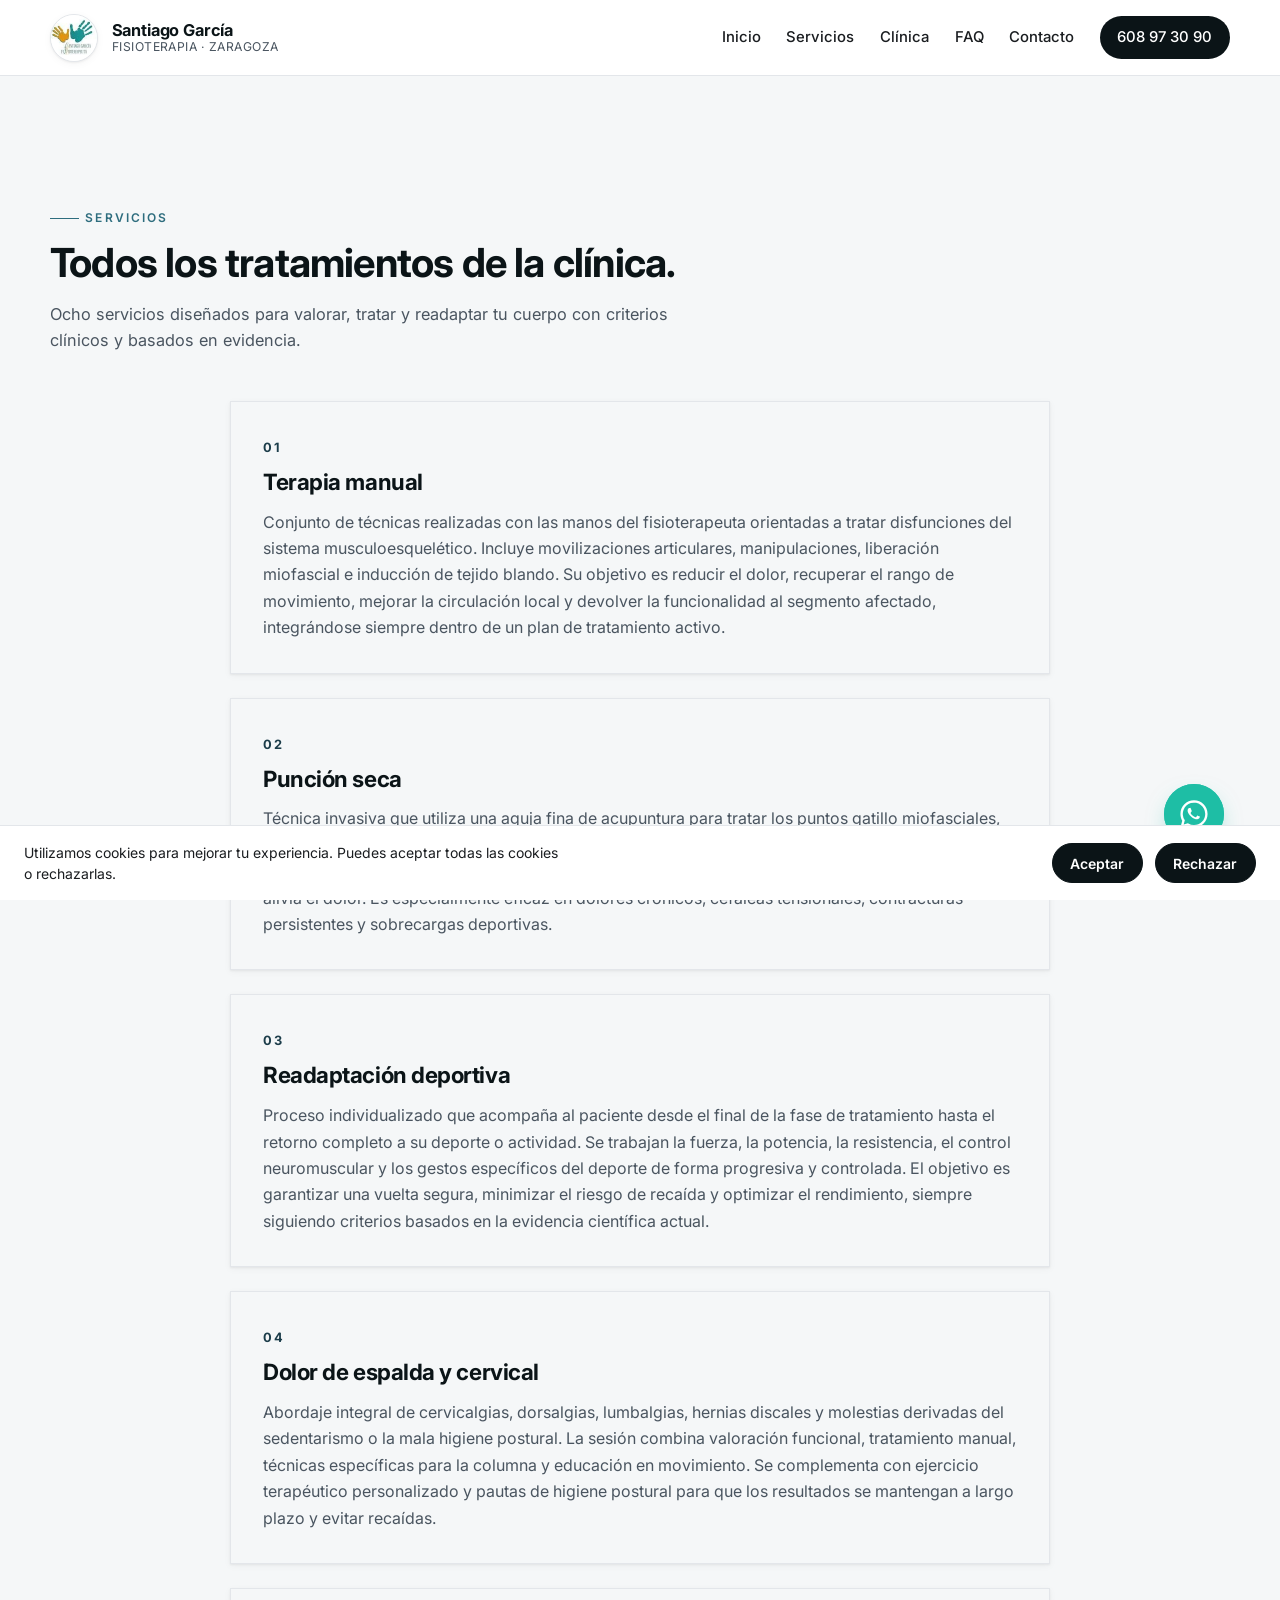
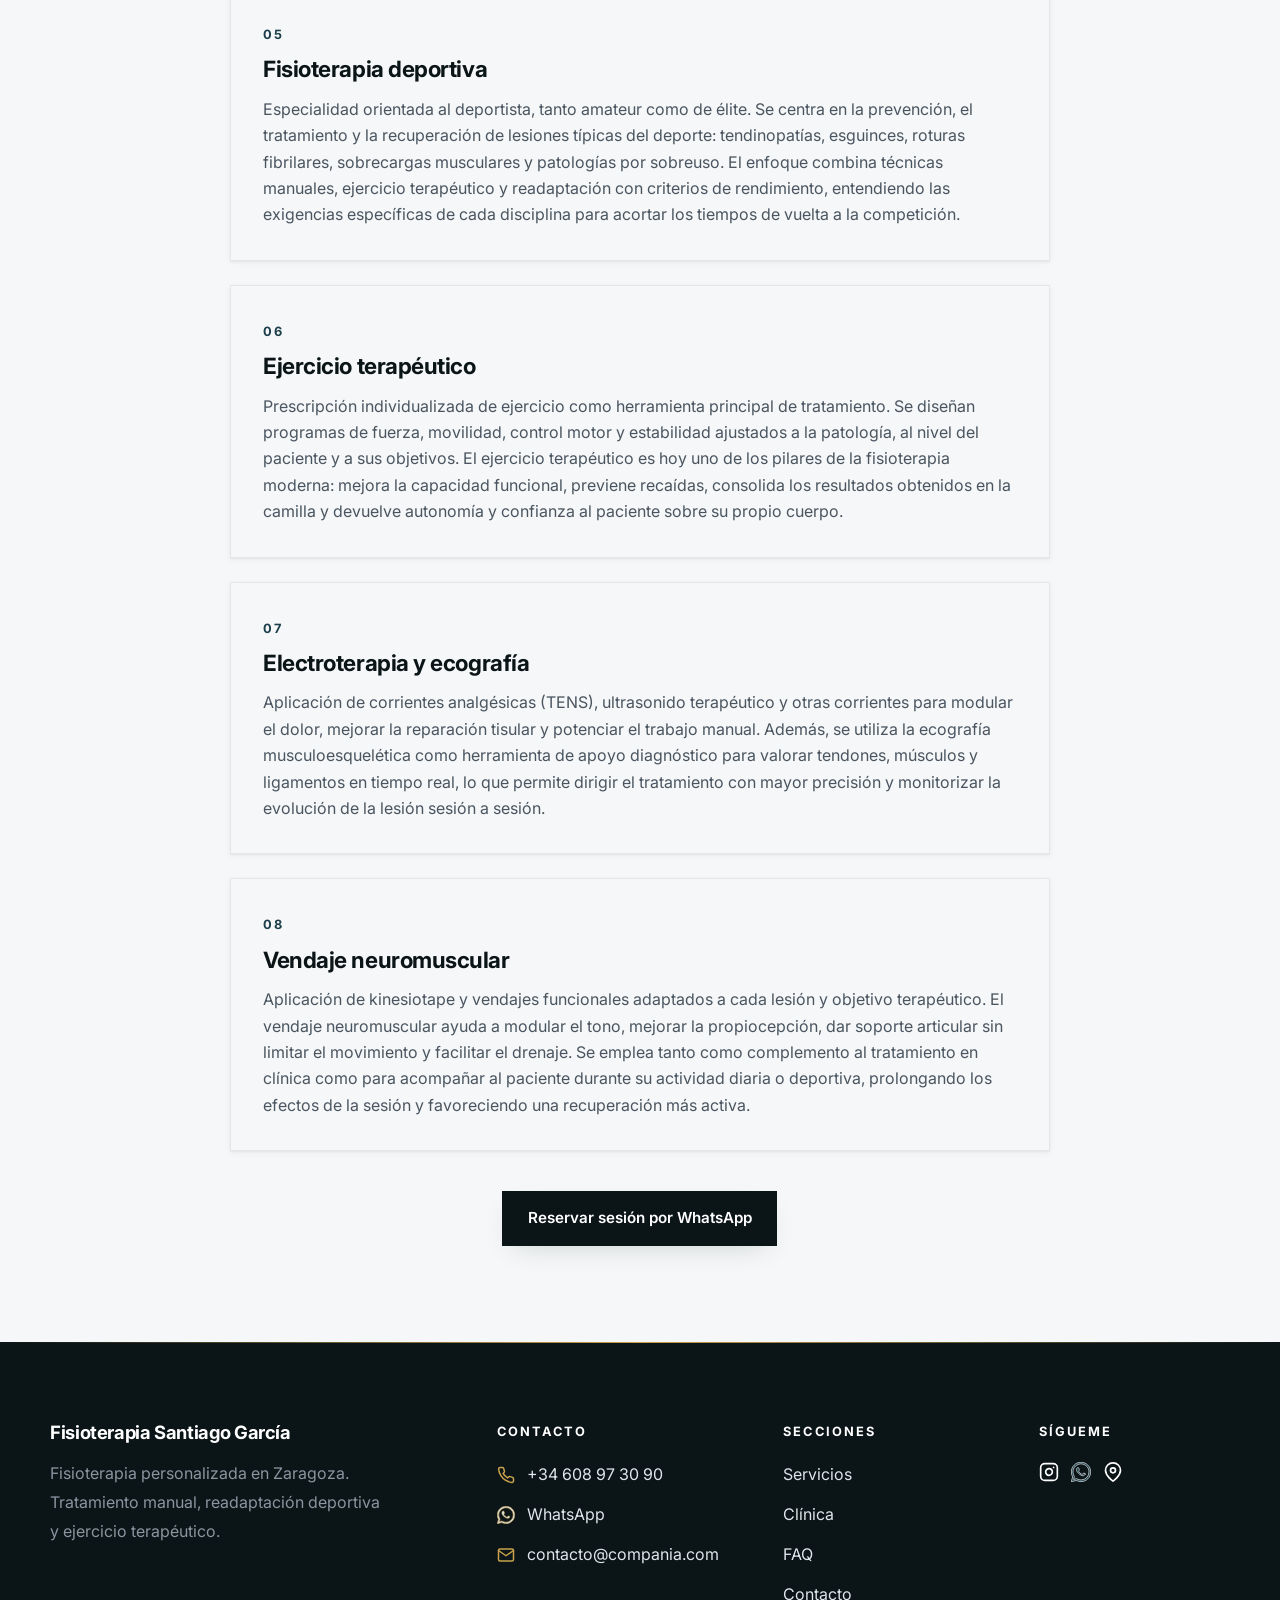
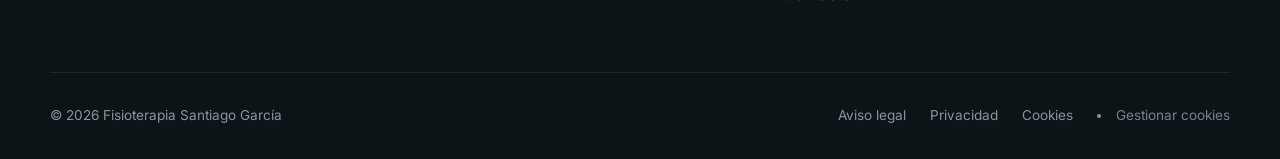
<file: servicios.html>
<!DOCTYPE html>
<html lang="es-ES">
<head>
<meta charset="UTF-8" />
<meta http-equiv="X-UA-Compatible" content="IE=edge" />
<meta name="viewport" content="width=device-width, initial-scale=1.0, viewport-fit=cover" />

<title>Servicios de Fisioterapia en Zaragoza | Santiago García</title>
<meta name="description" content="Todos los servicios de la clínica Fisioterapia Santiago García en Zaragoza: terapia manual, punción seca, readaptación deportiva, ejercicio terapéutico y más." />
<meta name="keywords" content="servicios fisioterapia Zaragoza, terapia manual, punción seca, readaptación deportiva, ejercicio terapéutico, fisioterapia deportiva" />
<meta name="author" content="Fisioterapia Santiago García" />
<meta name="robots" content="index, follow, max-image-preview:large, max-snippet:-1" />
<meta name="theme-color" content="#0E2F3A" />

<meta property="og:type" content="website" />
<meta property="og:locale" content="es_ES" />
<meta property="og:site_name" content="Fisioterapia Santiago García" />
<meta property="og:title" content="Servicios de Fisioterapia en Zaragoza | Santiago García" />
<meta property="og:description" content="Descubre todos los tratamientos de fisioterapia disponibles en la clínica de Santiago García en Zaragoza." />
<meta property="og:image" content="assets/fachada.webp" />
<meta property="og:url" content="https://www.fisiosantiagogarcia.es/servicios.html" />

<meta name="twitter:card" content="summary_large_image" />
<meta name="twitter:title" content="Servicios de Fisioterapia en Zaragoza | Santiago García" />
<meta name="twitter:description" content="Terapia manual, punción seca, readaptación deportiva y más." />
<meta name="twitter:image" content="assets/fachada.webp" />

<link rel="canonical" href="https://www.fisiosantiagogarcia.es/servicios.html" />
<link rel="icon" type="image/webp" href="assets/logo.webp" />
<link rel="apple-touch-icon" href="assets/logo.webp" />
<link rel="preconnect" href="https://wa.me" crossorigin />
<link rel="prefetch" href="index.html" as="document" />

<link rel="stylesheet" href="style.css" />
<link rel="preconnect" href="https://fonts.googleapis.com">
<link rel="preconnect" href="https://fonts.gstatic.com" crossorigin>
<link rel="stylesheet" href="https://fonts.googleapis.com/css2?family=Inter:wght@400;500;600;700&display=swap">
</head>
<body>

<header class="site-header">
  <div class="container">
    <div class="header-inner">
      <a class="brand" href="index.html">
        <img src="assets/logo.webp" alt="Fisioterapia Santiago García" class="brand-logo" width="48" height="48" decoding="async">
        <div class="brand-text">
          <strong>Santiago García</strong>
          <em>Fisioterapia · Zaragoza</em>
        </div>
      </a>

      <nav class="site-nav">
        <a href="index.html">Inicio</a>
        <a href="servicios.html">Servicios</a>
        <a href="index.html#clinica">Clínica</a>
        <a href="index.html#faq">FAQ</a>
        <a href="index.html#contacto">Contacto</a>
        <a href="tel:+34608973090" class="nav-cta">608 97 30 90</a>
      </nav>

      <button class="menu-toggle" type="button" aria-label="Abrir menú" aria-expanded="false" aria-controls="mobile-nav">
        <svg class="menu-icon" viewBox="0 0 24 24" width="28" height="28" stroke="currentColor" stroke-width="2" fill="none" stroke-linecap="round" stroke-linejoin="round">
          <line class="line line1" x1="3" y1="6" x2="21" y2="6"></line>
          <line class="line line2" x1="3" y1="12" x2="21" y2="12"></line>
          <line class="line line3" x1="3" y1="18" x2="21" y2="18"></line>
        </svg>
      </button>
    </div>
  </div>
</header>

<nav class="mobile-nav" id="mobile-nav" aria-hidden="true">
  <div class="mobile-panel">
    <div class="mobile-panel-title">Menú</div>
    <div class="mobile-panel-divider"></div>
    <a href="index.html">Inicio</a>
    <div class="mobile-panel-divider"></div>
    <a href="servicios.html">Servicios</a>
    <div class="mobile-panel-divider"></div>
    <a href="index.html#clinica">Clínica</a>
    <div class="mobile-panel-divider"></div>
    <a href="index.html#faq">FAQ</a>
    <div class="mobile-panel-divider"></div>
    <a href="index.html#contacto">Contacto</a>
    <div class="mobile-panel-divider"></div>
    <a href="tel:+34608973090" class="mobile-cta">608 97 30 90</a>
  </div>
</nav>

<main>
  <section class="services" id="servicios" style="padding-top:8rem;">
    <div class="container">
      <div class="section-head reveal">
        <span class="eyebrow">Servicios</span>
        <h2>Todos los tratamientos de la clínica.</h2>
        <p>Ocho servicios diseñados para valorar, tratar y readaptar tu cuerpo con criterios clínicos y basados en evidencia.</p>
      </div>
      <div class="service-list">
        <article class="service-item reveal">
          <span class="service-num">01</span>
          <h3>Terapia manual</h3>
          <p>Conjunto de técnicas realizadas con las manos del fisioterapeuta orientadas a tratar disfunciones del sistema musculoesquelético. Incluye movilizaciones articulares, manipulaciones, liberación miofascial e inducción de tejido blando. Su objetivo es reducir el dolor, recuperar el rango de movimiento, mejorar la circulación local y devolver la funcionalidad al segmento afectado, integrándose siempre dentro de un plan de tratamiento activo.</p>
        </article>
        <article class="service-item reveal">
          <span class="service-num">02</span>
          <h3>Punción seca</h3>
          <p>Técnica invasiva que utiliza una aguja fina de acupuntura para tratar los puntos gatillo miofasciales, esas zonas hiperirritables dentro del músculo que generan dolor local y referido. La punción provoca una respuesta local que desactiva el punto gatillo, mejora el riego sanguíneo, reduce la contractura y alivia el dolor. Es especialmente eficaz en dolores crónicos, cefaleas tensionales, contracturas persistentes y sobrecargas deportivas.</p>
        </article>
        <article class="service-item reveal">
          <span class="service-num">03</span>
          <h3>Readaptación deportiva</h3>
          <p>Proceso individualizado que acompaña al paciente desde el final de la fase de tratamiento hasta el retorno completo a su deporte o actividad. Se trabajan la fuerza, la potencia, la resistencia, el control neuromuscular y los gestos específicos del deporte de forma progresiva y controlada. El objetivo es garantizar una vuelta segura, minimizar el riesgo de recaída y optimizar el rendimiento, siempre siguiendo criterios basados en la evidencia científica actual.</p>
        </article>
        <article class="service-item reveal">
          <span class="service-num">04</span>
          <h3>Dolor de espalda y cervical</h3>
          <p>Abordaje integral de cervicalgias, dorsalgias, lumbalgias, hernias discales y molestias derivadas del sedentarismo o la mala higiene postural. La sesión combina valoración funcional, tratamiento manual, técnicas específicas para la columna y educación en movimiento. Se complementa con ejercicio terapéutico personalizado y pautas de higiene postural para que los resultados se mantengan a largo plazo y evitar recaídas.</p>
        </article>
        <article class="service-item reveal">
          <span class="service-num">05</span>
          <h3>Fisioterapia deportiva</h3>
          <p>Especialidad orientada al deportista, tanto amateur como de élite. Se centra en la prevención, el tratamiento y la recuperación de lesiones típicas del deporte: tendinopatías, esguinces, roturas fibrilares, sobrecargas musculares y patologías por sobreuso. El enfoque combina técnicas manuales, ejercicio terapéutico y readaptación con criterios de rendimiento, entendiendo las exigencias específicas de cada disciplina para acortar los tiempos de vuelta a la competición.</p>
        </article>
        <article class="service-item reveal">
          <span class="service-num">06</span>
          <h3>Ejercicio terapéutico</h3>
          <p>Prescripción individualizada de ejercicio como herramienta principal de tratamiento. Se diseñan programas de fuerza, movilidad, control motor y estabilidad ajustados a la patología, al nivel del paciente y a sus objetivos. El ejercicio terapéutico es hoy uno de los pilares de la fisioterapia moderna: mejora la capacidad funcional, previene recaídas, consolida los resultados obtenidos en la camilla y devuelve autonomía y confianza al paciente sobre su propio cuerpo.</p>
        </article>
        <article class="service-item reveal">
          <span class="service-num">07</span>
          <h3>Electroterapia y ecografía</h3>
          <p>Aplicación de corrientes analgésicas (TENS), ultrasonido terapéutico y otras corrientes para modular el dolor, mejorar la reparación tisular y potenciar el trabajo manual. Además, se utiliza la ecografía musculoesquelética como herramienta de apoyo diagnóstico para valorar tendones, músculos y ligamentos en tiempo real, lo que permite dirigir el tratamiento con mayor precisión y monitorizar la evolución de la lesión sesión a sesión.</p>
        </article>
        <article class="service-item reveal">
          <span class="service-num">08</span>
          <h3>Vendaje neuromuscular</h3>
          <p>Aplicación de kinesiotape y vendajes funcionales adaptados a cada lesión y objetivo terapéutico. El vendaje neuromuscular ayuda a modular el tono, mejorar la propiocepción, dar soporte articular sin limitar el movimiento y facilitar el drenaje. Se emplea tanto como complemento al tratamiento en clínica como para acompañar al paciente durante su actividad diaria o deportiva, prolongando los efectos de la sesión y favoreciendo una recuperación más activa.</p>
        </article>
      </div>

      <div class="services-cta reveal" style="margin-top:2.5rem;">
        <a class="btn btn-primary" href="https://wa.me/34608973090?text=Hola%2C%20me%20gustaría%20reservar%20una%20sesión" target="_blank" rel="noopener">Reservar sesión por WhatsApp</a>
      </div>
    </div>
  </section>
</main>

<footer class="site-footer">
  <div class="container">

    <div class="footer-grid">

      <div class="footer-brand">
        <h3>Fisioterapia Santiago García</h3>

        <p>
          Fisioterapia personalizada en Zaragoza.
          Tratamiento manual, readaptación deportiva y ejercicio terapéutico.
        </p>
      </div>

      <div>
        <h4>Contacto</h4>

        <ul class="footer-contact">

          <li>
           <svg viewBox="0 0 24 24" width="48" height="48" fill="none" stroke="currentColor" stroke-width="2" stroke-linecap="round" stroke-linejoin="round">
  <path d="M22 16.92v3a2 2 0 0 1-2.18 2 19.79 19.79 0 0 1-8.63-3.07 19.5 19.5 0 0 1-6-6 19.79 19.79 0 0 1-3.07-8.67A2 2 0 0 1 4.11 2h3a2 2 0 0 1 2 1.72 12.84 12.84 0 0 0 .7 2.81 2 2 0 0 1-.45 2.11L8.09 9.91a16 16 0 0 0 6 6l1.27-1.27a2 2 0 0 1 2.11-.45 12.84 12.84 0 0 0 2.81.7A2 2 0 0 1 22 16.92z"></path>
</svg> 
            <a href="tel:+34608973090">+34 608 97 30 90</a>
          </li>

          <li>
              <svg viewBox="0 0 32 32" width="28" height="28" aria-hidden="true">
    <path fill="currentColor" d="M16 .4C7.4.4.5 7.3.5 15.9c0 2.8.7 5.5 2.1 7.9L.4 31.6l8.1-2.1a15.4 15.4 0 0 0 7.5 1.9h.01c8.6 0 15.5-6.9 15.5-15.5C31.5 7.3 24.6.4 16 .4zm0 28.3a12.8 12.8 0 0 1-6.5-1.8l-.5-.3-4.8 1.3 1.3-4.7-.3-.5A12.8 12.8 0 1 1 28.8 15.9 12.8 12.8 0 0 1 16 28.7zm7-9.6c-.4-.2-2.3-1.1-2.6-1.2-.3-.1-.6-.2-.8.2-.2.4-1 1.2-1.2 1.5-.2.2-.4.3-.8.1-.4-.2-1.7-.6-3.2-2-1.2-1-2-2.3-2.2-2.7-.2-.4 0-.6.2-.8l.6-.7c.2-.2.2-.4.4-.6.1-.2.1-.4 0-.6-.1-.2-.8-2-1.1-2.7-.3-.7-.6-.6-.8-.6h-.7c-.2 0-.6.1-.9.4-.3.4-1.2 1.2-1.2 2.9 0 1.7 1.2 3.3 1.4 3.6.2.2 2.4 3.7 5.8 5.1 3.5 1.4 3.5.9 4.1.9.6 0 2.1-.9 2.4-1.7.3-.8.3-1.5.2-1.6 0-.1-.3-.2-.7-.4z"/>
  </svg>
            <a href="https://wa.me/34608973090">WhatsApp</a>
          </li>

          <li>
            <svg viewBox="0 0 24 24" width="48" height="48" fill="none" stroke="currentColor" stroke-width="2" stroke-linecap="round" stroke-linejoin="round">
  <path d="M4 4h16c1.1 0 2 .9 2 2v12c0 1.1-.9 2-2 2H4c-1.1 0-2-.9-2-2V6c0-1.1.9-2 2-2z"></path>
  <polyline points="22,6 12,13 2,6"></polyline>
</svg>
            <a href="mailto:contacto@compania.com">
              contacto@compania.com
            </a>
          </li>

        </ul>
      </div>

      <div>
        <h4>Secciones</h4>

        <ul class="footer-links">
          <li><a href="servicios.html">Servicios</a></li>
          <li><a href="clinica.html">Clínica</a></li>
          <li><a href="#faq">FAQ</a></li>
          <li><a href="#contacto">Contacto</a></li>
          
        </ul>
      </div>

      <div>
        <h4>Sígueme</h4>

        <div class="footer-social">

          <a href="#" aria-label="Instagram">
           <svg viewBox="0 0 24 24" width="48" height="48" fill="none" stroke="currentColor" stroke-width="2" stroke-linecap="round" stroke-linejoin="round">
  <rect x="2" y="2" width="20" height="20" rx="5" ry="5"></rect>
  <path d="M16 11.37A4 4 0 1 1 12.63 8 4 4 0 0 1 16 11.37z"></path>
  <line x1="17.5" y1="6.5" x2="17.51" y2="6.5"></line>
</svg>
          </a>

          <a href="#" aria-label="WhatsApp">
              <svg viewBox="0 0 32 32" width="28" height="28" aria-hidden="true">
    <path fill="currentColor" d="M16 .4C7.4.4.5 7.3.5 15.9c0 2.8.7 5.5 2.1 7.9L.4 31.6l8.1-2.1a15.4 15.4 0 0 0 7.5 1.9h.01c8.6 0 15.5-6.9 15.5-15.5C31.5 7.3 24.6.4 16 .4zm0 28.3a12.8 12.8 0 0 1-6.5-1.8l-.5-.3-4.8 1.3 1.3-4.7-.3-.5A12.8 12.8 0 1 1 28.8 15.9 12.8 12.8 0 0 1 16 28.7zm7-9.6c-.4-.2-2.3-1.1-2.6-1.2-.3-.1-.6-.2-.8.2-.2.4-1 1.2-1.2 1.5-.2.2-.4.3-.8.1-.4-.2-1.7-.6-3.2-2-1.2-1-2-2.3-2.2-2.7-.2-.4 0-.6.2-.8l.6-.7c.2-.2.2-.4.4-.6.1-.2.1-.4 0-.6-.1-.2-.8-2-1.1-2.7-.3-.7-.6-.6-.8-.6h-.7c-.2 0-.6.1-.9.4-.3.4-1.2 1.2-1.2 2.9 0 1.7 1.2 3.3 1.4 3.6.2.2 2.4 3.7 5.8 5.1 3.5 1.4 3.5.9 4.1.9.6 0 2.1-.9 2.4-1.7.3-.8.3-1.5.2-1.6 0-.1-.3-.2-.7-.4z"/>
  </svg>
          </a>

          <a href="#" aria-label="Google Maps">
            <svg viewBox="0 0 24 24" width="48" height="48" fill="none" stroke="currentColor" stroke-width="2" stroke-linecap="round" stroke-linejoin="round">
  <path d="M21 10c0 7-9 13-9 13s-9-6-9-13a9 9 0 0 1 18 0z"></path>
  <circle cx="12" cy="10" r="3"></circle>
</svg>
          </a>

        </div>
      </div>

    </div>

    <div class="footer-bottom">
      <p>© 2026 Fisioterapia Santiago García</p>

      <div>
        <a href="aviso-legal.html">Aviso legal</a>
        <a href="privacidad.html">Privacidad</a>
        <a href="cookies.html">Cookies</a>
        <li><button type="button" class="footer-link-btn" data-cookie-reset>Gestionar cookies</button></li>

      </div>
    </div>

  </div>
</footer>
<a href="https://wa.me/34608973090" class="wa-float" target="_blank" rel="noopener noreferrer" aria-label="Contactar por WhatsApp">
  <svg viewBox="0 0 32 32" width="28" height="28" aria-hidden="true">
    <path fill="currentColor" d="M16 .4C7.4.4.5 7.3.5 15.9c0 2.8.7 5.5 2.1 7.9L.4 31.6l8.1-2.1a15.4 15.4 0 0 0 7.5 1.9h.01c8.6 0 15.5-6.9 15.5-15.5C31.5 7.3 24.6.4 16 .4zm0 28.3a12.8 12.8 0 0 1-6.5-1.8l-.5-.3-4.8 1.3 1.3-4.7-.3-.5A12.8 12.8 0 1 1 28.8 15.9 12.8 12.8 0 0 1 16 28.7zm7-9.6c-.4-.2-2.3-1.1-2.6-1.2-.3-.1-.6-.2-.8.2-.2.4-1 1.2-1.2 1.5-.2.2-.4.3-.8.1-.4-.2-1.7-.6-3.2-2-1.2-1-2-2.3-2.2-2.7-.2-.4 0-.6.2-.8l.6-.7c.2-.2.2-.4.4-.6.1-.2.1-.4 0-.6-.1-.2-.8-2-1.1-2.7-.3-.7-.6-.6-.8-.6h-.7c-.2 0-.6.1-.9.4-.3.4-1.2 1.2-1.2 2.9 0 1.7 1.2 3.3 1.4 3.6.2.2 2.4 3.7 5.8 5.1 3.5 1.4 3.5.9 4.1.9.6 0 2.1-.9 2.4-1.7.3-.8.3-1.5.2-1.6 0-.1-.3-.2-.7-.4z"/>
  </svg>
</a>

<button id="toTop" class="to-top" aria-label="Volver arriba" type="button">
  <svg viewBox="0 0 24 24" fill="none" stroke="currentColor" stroke-width="2.2" stroke-linecap="round" stroke-linejoin="round" aria-hidden="true">
    <path d="M12 19V5"/>
    <path d="m5 12 7-7 7 7"/>
  </svg>
</button>

<script src="script.js" defer></script>
</body>
</html>
</file>
<file: style.css>
/* ================================================================
   Fisioterapia Santiago García · Zaragoza
   Stylesheet — clinical, professional, alive
   ================================================================ */

:root{
  --ink-900:#0B1417;
  --ink-800:#1A1D20;
  --ink-600:#4A5560;
  --ink-400:#8A95A0;
  --line:#E3E6EA;
  --bg:#FFFFFF;
  --bg-soft:#F5F7F8;
  --bg-deep:#0E2F3A;
  --brand:#1C3D4A;
  --brand-2:#2E6D7E;
  --accent:#C9A24B;
  --wa:#1EBEA5;
  --danger:#C0392B;

  --grad-hero:radial-gradient(1200px 600px at 85% -10%, rgba(46,109,126,.18), transparent 60%),
              radial-gradient(900px 500px at -10% 110%, rgba(201,162,75,.12), transparent 55%),
              linear-gradient(180deg,#F8FAFB 0%,#FFFFFF 100%);
  --shadow-sm:0 1px 2px rgba(11,20,23,.06), 0 2px 8px rgba(11,20,23,.04);
  --shadow-md:0 10px 30px -12px rgba(11,20,23,.18);
  --shadow-lg:0 30px 60px -20px rgba(11,20,23,.25);

  --ease:cubic-bezier(.22,.61,.36,1);
  --container:1180px;
}

*,*::before,*::after{box-sizing:border-box;border-radius:0;margin:0;padding:0;}
html{scroll-behavior:smooth;-webkit-text-size-adjust:100%;}
body{
  font-family:"Inter",system-ui,-apple-system,Segoe UI,Roboto,Helvetica,Arial,sans-serif;
  color:var(--ink-800);background:var(--bg);
  font-size:16px;line-height:1.6;-webkit-font-smoothing:antialiased;
  text-rendering:optimizeLegibility;
}
img{display:block;max-width:100%;height:auto;}
a{color:var(--brand);text-decoration:none;transition:color .2s var(--ease);}
a:hover{color:var(--accent);}
ul{list-style:none;}
button{font:inherit;cursor:pointer;border:0;background:none;color:inherit;}

h1,h2,h3{font-family:"Inter",sans-serif;font-weight:700;letter-spacing:-.02em;line-height:1.15;color:var(--ink-900);}
h1{font-size:clamp(2.2rem,5vw,3.8rem);}
h2{font-size:clamp(1.7rem,3.5vw,2.5rem);}
h3{font-size:1.15rem;}

.container{width:min(100% - 2.5rem,var(--container));margin-inline:auto;}

/* ---------- Header ---------- */
.site-header {
  position: sticky;
  top: 0;
  z-index: 50;
  /* Optimizamos el color de fondo para que combine con el blur */
  background: rgba(255, 255, 255, 0.7); 
  /* Reduce ligeramente el blur si sientes lentitud, 10px suele ser suficiente */
  backdrop-filter: blur(10px);
  -webkit-backdrop-filter: blur(10px);
  /* Propiedad clave para rendimiento: fuerza al navegador a usar aceleración por GPU */
  will-change: transform;
  backface-visibility: hidden;
  border-bottom: 1px solid var(--line);
}
.header-inner{display:flex;align-items:center;justify-content:space-between;padding:.85rem 0;gap:1rem;}
.brand{display:flex;align-items:center;gap:.85rem;color:var(--ink-900);}
.brand-logo{
  width:48px;height:48px;flex-shrink:0;
  object-fit:cover;object-position:center;
  border-radius:50%;
  background:#fff;
  border:1px solid var(--line);
  box-shadow:var(--shadow-sm);
}
.brand-text{display:flex;flex-direction:column;line-height:1.15;}
.brand-text strong{font-size:1.02rem;color:var(--ink-900);font-weight:700;letter-spacing:-.01em;}
.brand-text em{font-style:normal;font-size:.76rem;color:var(--ink-600);letter-spacing:.04em;text-transform:uppercase;}

.site-nav{display:flex;align-items:center;gap:1.6rem;}
.site-nav a{font-size:.93rem;color:var(--ink-800);font-weight:500;position:relative;}
.site-nav a:not(.nav-cta)::after{
  content:"";position:absolute;left:0;bottom:-6px;width:0;height:2px;background:var(--accent);
  transition:width .3s var(--ease);
}
.site-nav a:not(.nav-cta):hover::after{width:100%;}
.nav-cta{
  background:var(--ink-900);color:#fff!important;padding:.6rem 1.1rem;
  font-weight:600;font-size:.88rem;border-radius:999px;
  transition:background .2s var(--ease),transform .2s var(--ease);
}
.nav-cta:hover{background:var(--brand);transform:translateY(-1px);}

/* ---------- Menú móvil ---------- */
.menu-toggle {
  display: none;
  background: none;
  border: none;
  padding: 0.5rem;
  color: var(--ink-900);
  cursor: pointer;
  z-index: 1100;
  transition: opacity 0.2s var(--ease);
}

.menu-toggle:hover {
  opacity: 0.7;
}

.menu-icon {
  display: block;
  width: 24px;
  height: 20px;
  stroke: currentColor;
  stroke-width: 1.5; /* Línea más fina para un look más minimalista */
  stroke-linecap: round;
}

.menu-icon .line {
  transition: transform 0.3s var(--ease), opacity 0.2s var(--ease);
  transform-box: fill-box;
  transform-origin: center;
}

/* Icono hamburguesa -> X perfecta.
   Las líneas están en y=6, y=12 y y=18 dentro del viewBox 0 0 24 24.
   Para converger en el centro (y=12) hay que trasladar 6px, no 8px,
   y usar transform-box: fill-box para que el rotate gire sobre el
   centro real de cada <line>. */
.menu-toggle.is-open .line1 { transform: translateY(6px) rotate(45deg); }
.menu-toggle.is-open .line2 { opacity: 0; transform: scaleX(0); }
.menu-toggle.is-open .line3 { transform: translateY(-6px) rotate(-45deg); }

/* Menú móvil: panel blanco minimalista que se desliza desde la derecha */
.mobile-nav {
  position: fixed;
  top: 0;
  right: 0;
  bottom: 0;
  width: 50vw;
  max-width: 320px;
  background: #fff;
  z-index: 1000;
  padding: 0;
  transform: translateX(100%);
  transition: transform 0.35s var(--ease), visibility 0.35s;
  visibility: hidden;
}

.mobile-nav.is-active {
  transform: translateX(0);
  visibility: visible;
}

.mobile-panel {
  height: 100%;
  display: flex;
  flex-direction: column;
  padding: 5.5rem 1.5rem 2rem;
}

.mobile-panel-title {
  font-size: 0.75rem;
  font-weight: 600;
  letter-spacing: 0.18em;
  text-transform: uppercase;
  color: var(--brand-2);
  padding: 0.8rem 0;
}

.mobile-panel-divider {
  height: 1px;
  background: var(--line);
}

.mobile-panel a {
  color: var(--ink-900);
  font-size: 1.1rem;
  font-weight: 500;
  padding: 0.9rem 0;
  transition: color 0.2s var(--ease);
}

.mobile-panel a:hover,
.mobile-panel a:focus {
  color: var(--brand-2);
}

.mobile-panel .mobile-cta {
  margin-top: 1rem;
  background: var(--ink-900);
  color: #fff;
  padding: 0.75rem 1rem;
  border-radius: 999px;
  text-align: center;
  font-weight: 600;
  font-size: 0.95rem;
  white-space: nowrap;
}
/* ---------- Hero ---------- */
.hero{position:relative;overflow:hidden;padding:5rem 0 6rem;}
.hero-bg{position:absolute;inset:0;background:var(--grad-hero);z-index:-1;}
.hero-grid{display:grid;grid-template-columns:1.05fr .95fr;gap:4rem;align-items:center;}
@media(max-width:900px){.hero-grid{grid-template-columns:1fr;gap:2.5rem;}}

.status-badge{
  display:inline-flex;align-items:center;gap:.55rem;
  padding:.45rem .85rem;background:#fff;border:1px solid var(--line);
  font-size:.82rem;font-weight:500;color:var(--ink-800);box-shadow:var(--shadow-sm);
  margin-bottom:1.5rem;
}
.status-dot{
  width:8px;height:8px;background:var(--ink-400);box-shadow:0 0 0 0 rgba(0,0,0,0);
  display:inline-block;border-radius:50%;
}
.status-badge.open .status-dot{background:#22c55e;animation:pulse 2s infinite;}
.status-badge.closed .status-dot{background:var(--danger);}
@keyframes pulse{0%{box-shadow:0 0 0 0 rgba(34,197,94,.55);}70%{box-shadow:0 0 0 10px rgba(34,197,94,0);}100%{box-shadow:0 0 0 0 rgba(34,197,94,0);}}

h1 .accent{
  background:linear-gradient(90deg,var(--brand) 0%,var(--brand-2) 60%,var(--accent) 100%);
  -webkit-background-clip:text;background-clip:text;color:transparent;
}
.hero-sub{margin-top:1.2rem;max-width:38rem;color:var(--ink-600);font-size:1.08rem;}
.hero-actions{display:flex;gap:.8rem;margin-top:2rem;flex-wrap:wrap;}
.btn{
  display:inline-flex;align-items:center;gap:.55rem;
  padding:.95rem 1.6rem;font-weight:600;font-size:.95rem;
  transition:transform .2s var(--ease),background .2s var(--ease),color .2s var(--ease),box-shadow .25s var(--ease);
  will-change:transform;
}
.btn-primary{background:var(--ink-900);color:#fff;box-shadow:var(--shadow-md);}
.btn-primary:hover{background:var(--brand);color:#fff;transform:translateY(-2px);box-shadow:var(--shadow-lg);}
.btn-ghost{background:#fff;color:var(--ink-900);border:1px solid var(--line);}
.btn-ghost:hover{border-color:var(--ink-900);color:var(--ink-900);transform:translateY(-2px);}
.btn-block{width:100%;justify-content:center;margin-top:.5rem;}
.hero-trust{display:flex;gap:1.8rem;margin-top:2.5rem;flex-wrap:wrap;color:var(--ink-600);font-size:.88rem;}
.hero-trust li span{color:var(--accent);margin-right:.4rem;}

.hero-media{position:relative;}
.hero-media img{
  width:100%;aspect-ratio:4/5;object-fit:cover;
  box-shadow:var(--shadow-lg);
  transition:transform .8s var(--ease);
}
.hero-media:hover img{transform:scale(1.02);}
.hero-media::before{
  content:"";position:absolute;inset:-14px -14px auto auto;width:60%;height:60%;
  border:1px solid var(--accent);z-index:-1;
}
.hero-media figcaption{
  position:absolute;left:1rem;bottom:1rem;background:rgba(11,20,23,.78);color:#fff;
  padding:.4rem .8rem;font-size:.78rem;letter-spacing:.05em;text-transform:uppercase;backdrop-filter:blur(6px);
}

/* ---------- Section heads ---------- */
.section-head{max-width:42rem;margin-bottom:3rem;}
.eyebrow{
  display:inline-block;font-size:.75rem;font-weight:600;letter-spacing:.18em;
  text-transform:uppercase;color:var(--brand-2);margin-bottom:.8rem;
  padding-left:2.2rem;position:relative;
}
.eyebrow::before{content:"";position:absolute;left:0;top:50%;width:1.8rem;height:1px;background:var(--brand-2);}
.section-head p{color:var(--ink-600);margin-top:.9rem;font-size:1.02rem;}

/* ---------- Services ---------- */
.services{padding:6rem 0;background:var(--bg-soft);}
.service-grid{display:grid;grid-template-columns:repeat(auto-fit,minmax(260px,1fr));gap:1.2rem;}
.service-card{
  background:#fff;padding:2rem 1.7rem;border:1px solid var(--line);
  position:relative;overflow:hidden;
  transition:transform .35s var(--ease),box-shadow .35s var(--ease),border-color .35s var(--ease);
}
.service-card::after{
  content:"";position:absolute;left:0;bottom:0;height:3px;width:0;background:var(--accent);
  transition:width .4s var(--ease);
}
.service-card:hover{transform:translateY(-6px);box-shadow:var(--shadow-md);border-color:transparent;}
.service-card:hover::after{width:100%;}
.service-num{
  font-size:.78rem;font-weight:600;color:var(--brand-2);letter-spacing:.15em;display:block;margin-bottom:1rem;
}
.service-card h3{margin-bottom:.6rem;}
.service-card p{color:var(--ink-600);font-size:.95rem;}
.service-grid--preview{grid-template-columns:minmax(0,32rem);justify-content:center;}
.services-cta{display:flex;justify-content:center;margin-top:1.6rem;}

/* ---------- Clinic ---------- */
.clinic{padding:6rem 0;}
.clinic-grid{display:grid;grid-template-columns:1fr 1fr;gap:4rem;align-items:center;}
@media(max-width:900px){.clinic-grid{grid-template-columns:1fr;gap:2.5rem;}}
.clinic-copy p{color:var(--ink-600);margin-top:1rem;max-width:32rem;}
.clinic-facts{display:grid;grid-template-columns:1fr 1fr;gap:1.2rem 2rem;margin-top:2rem;}
.clinic-facts dt{font-size:.72rem;letter-spacing:.18em;text-transform:uppercase;color:var(--brand-2);font-weight:600;margin-bottom:.25rem;}
.clinic-facts dd{font-size:1rem;color:var(--ink-900);font-weight:500;}
.clinic-facts > div{padding-left:1rem;border-left:1px solid var(--line);}
.clinic-media{display:grid;grid-template-columns:1fr 1fr;gap:1rem;}
.media-frame{overflow:hidden;box-shadow:var(--shadow-md);}
.media-frame img{width:100%;aspect-ratio:4/5;object-fit:cover;transition:transform .8s var(--ease);}
.media-frame:hover img{transform:scale(1.06);}
.media-frame:nth-child(2){margin-top:2.5rem;}

/* ---------- CTA Call ---------- */
.cta-call{padding:5rem 0;background:linear-gradient(180deg,var(--bg-soft) 0%,#fff 100%);text-align:center;}
.cta-call-inner{max-width:42rem;margin-inline:auto;padding:2.5rem 2rem;background:#fff;border:1px solid var(--line);box-shadow:var(--shadow-md);}
.cta-call-label{font-size:.78rem;letter-spacing:.18em;text-transform:uppercase;color:var(--brand-2);font-weight:600;margin-bottom:.8rem;}
.cta-call-title{font-size:clamp(1.6rem,3vw,2.2rem);color:var(--ink-900);margin-bottom:1.5rem;}
.cta-call-btn{font-size:1.05rem;padding:1.1rem 2rem;}
.cta-call-btn svg{flex-shrink:0;}
.cta-call-note{font-size:.9rem;color:var(--ink-600);margin-top:1.2rem;}
@media(max-width:600px){.cta-call-inner{padding:2rem 1.5rem;}}

/* ---------- Contact ---------- */
.contact { padding: 6rem 0; background: linear-gradient(180deg, #fff 0%, var(--bg-soft) 100%); }

.contact-grid {
  display: grid;
  grid-template-columns: 1fr 1fr;
  gap: 2.5rem;
  align-items: stretch;
}

.contact-form-wrap { display: flex; }

@media(max-width: 900px) {
  .contact-grid {
    grid-template-columns: 1fr;
    gap: 1.5rem;
  }
}

.form-header {
  display: flex;
  align-items: center;
  justify-content: space-between;
  gap: 1rem;
  flex-wrap: wrap;
  margin-bottom: .4rem;
}
.form-header h3 { font-size: 1.05rem; letter-spacing: .02em; margin: 0; }
.form-header .status-badge { margin: 0; }

.map-card {
  background: #fff;
  border: 1px solid var(--line);
  box-shadow: var(--shadow-sm);
  border-radius: 14px;
  overflow: hidden;
  min-height: 420px;
  display: flex;
}
.map-card iframe { display: block; width: 100%; height: 100%; min-height: 420px; border: 0; flex: 1; }

@media(max-width: 900px) {
  .map-card, .map-card iframe { min-height: 320px; }
}

.contact-form {
  background: #fff;
  padding: 2.2rem;
  border: 1px solid var(--line);
  box-shadow: var(--shadow-md);
  display: grid;
  gap: 1.2rem;
  width: 100%;
  align-content: start;
}

.field { display: flex; flex-direction: column; gap: .4rem; }
.field label { font-size: .83rem; font-weight: 600; letter-spacing: .04em; color: var(--ink-800); }
.field input, .field textarea { width: 100%; padding: .85rem 1rem; font: inherit; color: var(--ink-900); background: var(--bg-soft); border: 1px solid var(--line); transition: border-color .2s var(--ease), background .2s var(--ease), box-shadow .2s var(--ease); }
.field input::placeholder, .field textarea::placeholder { color: var(--ink-400); }
.field input:focus, .field textarea:focus { outline: none; background: #fff; border-color: var(--brand-2); box-shadow: 0 0 0 3px rgba(46,109,126,.15); }
.field textarea { resize: vertical; min-height: 120px; }
.error-msg { color: var(--danger); font-size: .8rem; min-height: 1rem; display: none; }
.field.invalid input, .field.invalid textarea { border-color: var(--danger); background: #fff5f4; }
.field.invalid label { color: var(--danger); }
.field.invalid .error-msg { display: block; }
.form-note { font-size: .78rem; color: var(--ink-400); text-align: center; }

/* ==========================================================
   FOOTER
   ========================================================== */

.site-footer{
  background:var(--ink-900);
  color:#e0e6eb;
  padding:5rem 0 2rem;
  position:relative;
}

.site-footer::before{
  content:"";
  position:absolute;
  top:0;
  left:0;
  width:100%;
  height:1px;
  background:linear-gradient(
    90deg,
    transparent,
    var(--accent),
    transparent
  );
}

.footer-grid{
  display:grid;
  grid-template-columns:2fr 1fr 1fr 1fr;
  gap:4rem;
  margin-bottom:4rem;
}

.footer-brand h3{
  color:#fff;
  margin-bottom:1rem;
}

.footer-brand p{
  max-width:340px;
  color:var(--ink-400);
  line-height:1.8;
}

.footer-grid h4{
  color:#fff;
  font-size:.8rem;
  letter-spacing:.16em;
  text-transform:uppercase;
  margin-bottom:1.25rem;
}

.footer-links,
.footer-contact{
  display:grid;
  gap:.9rem;
}

.footer-links a{
  color:#e0e6eb;
  transition:.25s;
}

.footer-links a:hover{
  color:var(--accent);
}

.footer-contact li{
  display:flex;
  align-items:center;
  gap:.8rem;
}

.footer-contact svg{
  width:18px;
  height:18px;
  stroke:var(--accent);
  flex-shrink:0;
}

.footer-contact a{
  color:#e0e6eb;
}

.footer-social{
  display:flex;
  gap:.75rem;
}

.footer-social a {
  /* Eliminamos width, height y border para quitar el cuadro */
  display: flex;
  align-items: center;
  justify-content: center;
  transition: all .25s var(--ease);
}

.footer-social a:hover {
  /* Quitamos el border-color de aquí también */
  border-color: transparent; 
  transform: translateY(-2px);
}

.footer-social svg {
  width: 20px;  /* Puedes subirlo a 24px o 30px si prefieres iconos más grandes */
  height: 20px;
  stroke: #fff;
  transition: stroke 0.25s;
}

/* Opcional: cambio de color al pasar el ratón */
.footer-social a:hover svg {
  stroke: var(--accent);
}
.footer-bottom{
  border-top:1px solid rgba(255,255,255,.08);
  padding-top:2rem;
  display:flex;
  justify-content:space-between;
  align-items:center;
  gap:2rem;
  color:var(--ink-400);
  font-size:.85rem;
}

.footer-bottom div{
  display:flex;
  gap:1.5rem;
}

.footer-bottom a{
  color:var(--ink-400);
}

.footer-bottom a:hover{
  color:#fff;
}

@media(max-width:900px){

  .footer-grid{
    grid-template-columns:1fr 1fr;
    gap:3rem;
  }

}

@media(max-width:640px){

  .footer-grid{
    grid-template-columns:1fr;
  }

  .footer-bottom{
    flex-direction:column;
    text-align:center;
  }

  .footer-bottom div{
    justify-content:center;
    flex-wrap:wrap;
  }

}

/* ---------- WhatsApp float (rounded) ---------- */
.wa-float {
  position: fixed !important;
  right: 3.5rem !important;  /* Aumenté un poco más para asegurar que se note */
  bottom: 3.5rem !important; /* Aumenté un poco más para asegurar que se note */
  
  z-index: 60 !important;
  width: 60px;
  height: 60px;
  display: grid;
  place-items: center;
  background: var(--wa);
  color: #fff;
  border-radius: 50%;
  box-shadow: 0 10px 25px -8px rgba(30,190,165,.6);
  transition: transform .25s var(--ease), box-shadow .25s var(--ease);
}
.wa-float::after{
  content:"";position:absolute;inset:0;background:var(--wa);z-index:-1;
  border-radius:50%;
  animation:waPulse 2.4s infinite;
}
@keyframes waPulse{0%{transform:scale(1);opacity:.6;}100%{transform:scale(1.6);opacity:0;}}
.wa-float:hover{transform:scale(1.08);}

/* ---------- Scroll-to-top button ---------- */
.to-top{
  position:fixed !important;
  right:3.5rem !important;
  bottom:calc(3.5rem + 60px + 14px) !important;
  z-index:59 !important;
  width:46px;
  height:46px;
  display:grid;
  place-items:center;
  background:#fff;
  color:var(--ink-900, #111);
  border:1px solid var(--line, rgba(0,0,0,.08));
  border-radius:50%;
  box-shadow:0 8px 20px -8px rgba(0,0,0,.25);
  cursor:pointer;
  opacity:0;
  visibility:hidden;
  transform:translateY(10px);
  transition:opacity .3s var(--ease), transform .3s var(--ease), visibility .3s;
}
.to-top.show{opacity:1;visibility:visible;transform:translateY(0);}
.to-top:hover{transform:translateY(-2px);}
.to-top svg{width:20px;height:20px;}
@media(max-width:768px){
  .to-top{
    right:1rem !important;
    bottom:calc(1rem + 54px + 10px) !important;
    width:44px;height:44px;
  }
  .to-top svg{width:18px;height:18px;}
}

/* ---------- Reveal animation ---------- */
.reveal{opacity:0;transform:translateY(24px);transition:opacity .8s var(--ease),transform .8s var(--ease);}
.reveal.in{opacity:1;transform:none;}
@media(prefers-reduced-motion:reduce){
  *,*::before,*::after{animation:none!important;transition:none!important;}
  .reveal{opacity:1;transform:none;}
}

/* ---------- FAQ ---------- */
.faq{padding:6rem 0;background:var(--bg-soft);}
.faq-list{display:grid;gap:.9rem;max-width:52rem;margin-inline:auto;}
.faq-card{
  background:#fff;border:1px solid var(--line);box-shadow:var(--shadow-sm);
  transition:box-shadow .3s var(--ease),border-color .3s var(--ease);
}
.faq-card:hover{box-shadow:var(--shadow-md);border-color:transparent;}
.faq-q{
  width:100%;display:flex;align-items:center;justify-content:space-between;gap:1rem;
  padding:1.15rem 1.4rem;text-align:left;font-weight:600;font-size:1rem;color:var(--ink-900);
  line-height:1.35;
}
.faq-q:focus-visible{outline:2px solid var(--brand-2);outline-offset:2px;}
.faq-icon{position:relative;flex-shrink:0;width:22px;height:22px;color:var(--brand-2);}
.faq-icon::before,.faq-icon::after{
  content:"";position:absolute;top:50%;left:50%;background:currentColor;
  transition:transform .3s var(--ease),opacity .3s var(--ease);
}
.faq-icon::before{width:14px;height:2px;transform:translate(-50%,-50%);}
.faq-icon::after{width:2px;height:14px;transform:translate(-50%,-50%);}
.faq-q[aria-expanded="true"] .faq-icon::after{transform:translate(-50%,-50%) rotate(90deg);opacity:0;}
.faq-q[aria-expanded="true"]{color:var(--brand);}
.faq-a{overflow:hidden;max-height:0;transition:max-height .35s var(--ease);}
.faq-a p{padding:0 1.4rem 1.3rem;color:var(--ink-600);font-size:.96rem;line-height:1.65;}

/* Honeypot antispam */
.hp-field{position:absolute!important;left:-10000px!important;top:auto;width:1px;height:1px;overflow:hidden;}

/* ---------- Optimización móvil ---------- */
@media(max-width:720px){
  .site-nav{display:none;}
  .site-header{z-index:1200;}
  .brand-text em{display:none;}
  .brand-logo{width:42px;height:42px;}

  .menu-toggle{
    display:grid;
    place-items:center;
    width:44px;
    height:44px;
    background:#fff;
    border:1px solid var(--line);
    border-radius:0;
    padding:0;
    box-shadow:var(--shadow-sm);
  }

  .hero{padding:2.75rem 0 3.5rem;}
  .hero-sub{font-size:1rem;margin-top:1rem;}
  .hero-actions{gap:.6rem;margin-top:1.4rem;}
  .hero-actions .btn{flex:1 1 auto;justify-content:center;padding:.85rem 1.2rem;}
  .hero-trust{gap:1rem 1.4rem;margin-top:1.6rem;font-size:.82rem;}
  .hero-media img{aspect-ratio:4/4.4;}
  .hero-media::before{display:none;}
  .services,.clinic,.contact,.faq{padding:3.5rem 0;}
  .section-head{margin-bottom:2rem;}
  .service-grid{
    display:flex;
    grid-template-columns:none;
    gap:.9rem;
    overflow-x:auto;
    scroll-snap-type:x mandatory;
    -webkit-overflow-scrolling:touch;
    padding:.25rem .25rem 1rem;
    margin:0 -1rem;
    padding-left:1rem;
    padding-right:1rem;
    scrollbar-width:none;
  }
  .service-grid::-webkit-scrollbar{display:none;}
  .service-card{
    padding:1.5rem 1.35rem;
    flex:0 0 78%;
    scroll-snap-align:start;
    min-width:78%;
  }
  .service-grid--preview{
    display:block;
    margin:0;
    padding:0;
  }
  .service-grid--preview .service-card{
    flex:none;
    min-width:0;
    width:100%;
  }
  .clinic-f
acts{grid-template-columns:1fr 1fr;gap:1rem;}
  .clinic-facts > div{padding-left:.8rem;}
  .media-frame:nth-child(2){margin-top:0;}
  .clinic-media{gap:.7rem;}
  .contact-form{padding:1.4rem;}
  .contact-list{gap:.7rem;}
  .faq-q{padding:1rem 1.1rem;font-size:.95rem;}
  .faq-a p{padding:0 1.1rem 1.1rem;font-size:.92rem;}
  .footer-inner{justify-content:center;text-align:center;}
  .wa-float{right:1rem !important;bottom:1rem !important;width:54px;height:54px;}
  .wa-float svg{width:24px;height:24px;}
}
@media(max-width:380px){
  .clinic-facts{grid-template-columns:1fr;}
  .hero-actions .btn{width:100%;}
}

/* Quitar el resaltado de enfoque en dispositivos móviles */
* {
  -webkit-tap-highlight-color: transparent;
  outline: none;
}

/* Asegurarnos de que no aparezca al hacer focus con teclado */
*:focus {
  outline: none;
}

/* Efecto de pulsación minimalista para botones y enlaces */
button:active, 
a:active {
  transform: scale(0.96) !important;
  transition: transform 0.1s ease;
}


/* ================= Team ================= */
.team{padding:96px 0;background:var(--bg);}
.team-head{max-width:42rem;margin-bottom:3rem;}
.team-grid{
  display:grid;
  grid-template-columns:repeat(3,minmax(0,1fr));
  gap:40px;
  align-items:start;
}
.team-card{text-align:center;}
.team-photo{
  position:relative;
  width:180px;height:180px;
  margin:0 auto 22px;
}
.team-photo img{
  width:100%;height:100%;object-fit:cover;display:block;
  border-radius:50%;
  box-shadow:var(--shadow-md);
  background:var(--bg-soft);
  transition:transform .6s var(--ease);
}
.team-card:hover .team-photo img{transform:scale(1.05);}
.team-photo::after{
  content:"";
  position:absolute;
  left:50%;bottom:-10px;
  transform:translateX(-50%);
  width:38%;height:2px;
  background:linear-gradient(90deg,transparent,var(--accent) 20%,var(--accent) 80%,transparent);
  border-radius:2px;
  opacity:.9;
}
.team-name{
  font-family:"Fraunces",serif;
  font-size:1.25rem;font-weight:600;
  margin:18px 0 4px;color:var(--ink-900);
}
.team-role{
  font-size:.82rem;letter-spacing:.08em;text-transform:uppercase;
  color:var(--accent);margin:0 0 12px;font-weight:600;
}
.team-bio{
  color:var(--ink-600);font-size:.95rem;line-height:1.55;
  max-width:300px;margin:0 auto;
}

@media (max-width:900px){
  .team{padding:72px 0;}
  .team-grid{
    grid-template-columns:repeat(3,minmax(0,1fr));
    gap:16px;
  }
  .team-photo{width:110px;height:110px;margin-bottom:16px;}
  .team-name{font-size:1rem;}
  .team-role{font-size:.7rem;}
  .team-bio{font-size:.85rem;}
}
@media (max-width:520px){
  .team-photo{width:88px;height:88px;}
  .team-bio{display:none;}
}

/* Vertical detailed service list */
.service-list{display:flex;flex-direction:column;gap:1.5rem;max-width:820px;margin:0 auto;}
.service-item{position:relative;background:var(--surface);border:1px solid var(--line);border-radius:var(--radius);padding:2rem 2rem 2rem 2rem;box-shadow:var(--shadow-sm);transition:box-shadow .3s ease,transform .3s ease;}
.service-item:hover{box-shadow:var(--shadow-md);transform:translateY(-2px);}
.service-item .service-num{display:inline-block;font-size:.8rem;font-weight:700;letter-spacing:.14em;color:var(--brand);margin-bottom:.6rem;}
.service-item h3{margin:0 0 .8rem;font-size:1.4rem;line-height:1.25;}
.service-item p{color:var(--ink-600);font-size:1rem;line-height:1.65;margin:0;}
@media (max-width:640px){
  .service-item{padding:1.5rem 1.25rem;}
  .service-item h3{font-size:1.2rem;}
  .service-item p{font-size:.95rem;}
}

/* ===== Legal pages ===== */
.legal-content h2{font-size:1.35rem;margin:2rem 0 .75rem;}
.legal-content p{margin:0 0 1rem;}
.legal-content ul{margin:0 0 1.25rem 1.25rem;}
.legal-content li{margin-bottom:.4rem;}
.legal-content a{color:var(--accent);text-decoration:underline;}

/* ===== Cookie Banner ===== */
.cookie-banner {
  position: fixed;
  left: 0;
  right: 0;
  bottom: 0;
  z-index: 9999;
  display: flex;
  align-items: center;
  justify-content: space-between;
  gap: 1rem;
  flex-wrap: wrap;
  padding: 1rem 1.5rem;
  background: var(--bg);
  color: var(--ink-800);
  border-top: 1px solid var(--line);
  font-size: 0.875rem;
  line-height: 1.5;
  opacity: 0;
  transform: translateY(100%);
  transition: opacity 300ms cubic-bezier(0.4, 0, 0.2, 1),
              transform 300ms cubic-bezier(0.4, 0, 0.2, 1);
  will-change: transform, opacity;
}

.cookie-banner--visible {
  opacity: 1;
  transform: translateY(0);
}

.cookie-banner--exiting {
  opacity: 0;
  transform: scale(0.95);
  transition: opacity 300ms cubic-bezier(0.4, 0, 0.2, 1),
              transform 300ms cubic-bezier(0.4, 0, 0.2, 1);
  pointer-events: none;
}

.cookie-banner__text {
  margin: 0;
  max-width: 60ch;
}

.cookie-banner__actions {
  display: flex;
  gap: 0.75rem;
  flex-shrink: 0;
}

.cookie-banner__button {
  padding: 0.55rem 1.1rem;
  border-radius: 999px;
  font-size: 0.875rem;
  font-weight: 600;
  cursor: pointer;
  background: var(--ink-900);
  color: #fff;
  border: 1px solid var(--ink-900);
  transition: background-color 150ms ease, border-color 150ms ease, color 150ms ease;
}

.cookie-banner__button:hover,
.cookie-banner__button:focus-visible {
  background: var(--bg);
  color: var(--ink-900);
  outline: none;
}

.cookie-banner__button:focus-visible {
  box-shadow: 0 0 0 2px var(--bg), 0 0 0 4px var(--ink-900);
}

@media (max-width: 640px) {
  .cookie-banner {
    flex-direction: column;
    align-items: stretch;
    text-align: center;
  }
  .cookie-banner__actions {
    justify-content: center;
  }
}


/* ============ Conocer más (subtle link) ============ */
.clinic-more{
  display:inline-flex;align-items:center;gap:.55rem;margin-top:1.75rem;
  color:var(--ink-900);font-size:.82rem;font-weight:600;
  letter-spacing:.14em;text-transform:uppercase;
  text-decoration:none;padding:0 0 .5rem 0;
  border-bottom:1px solid var(--ink-900);
  transition:gap .25s var(--ease), color .25s var(--ease), border-color .25s var(--ease);
}
.clinic-more svg{transition:transform .25s var(--ease);}
.clinic-more:hover{gap:.85rem;color:var(--brand);border-color:var(--brand);}
.clinic-more:hover svg{transform:translateX(3px);}

/* ============ Clínica (página detalle) — secciones alternadas ============ */

/* Hero — fondo blanco */
.clinic-hero{padding:8rem 0 5rem;background:var(--bg);}
.clinic-hero .container{display:grid;grid-template-columns:1.05fr .95fr;gap:4rem;align-items:center;}
.clinic-hero-copy h1{font-size:clamp(2.4rem,4.8vw,3.6rem);line-height:1.05;letter-spacing:-.025em;color:var(--ink-900);margin-top:1rem;}
.clinic-hero-copy h1 .accent{
  background:linear-gradient(90deg,var(--brand) 0%,var(--brand-2) 60%,var(--accent) 100%);
  -webkit-background-clip:text;background-clip:text;color:transparent;
}
.clinic-hero-copy p.lead{color:var(--ink-600);margin-top:1.4rem;max-width:36rem;font-size:1.05rem;line-height:1.6;}
.clinic-hero-cta{display:flex;flex-wrap:wrap;gap:.75rem;margin-top:2rem;}
.clinic-hero .clinic-hero-media{position:relative;overflow:hidden;aspect-ratio:4/5;border:1px solid var(--line);box-shadow:var(--shadow-md);}
.clinic-hero .clinic-hero-media img{width:100%;height:100%;object-fit:cover;display:block;transition:transform .6s var(--ease);}
.clinic-hero .clinic-hero-media:hover img{transform:scale(1.02);}

/* Highlights — fondo gris */
.clinic-highlights{padding:6rem 0;background:var(--bg-soft);}
.clinic-highlights-grid{display:grid;grid-template-columns:repeat(3,1fr);gap:1.5rem;}
.clinic-highlight{
  background:#fff;padding:2rem 1.7rem;border:1px solid var(--line);
  transition:transform .25s var(--ease),box-shadow .25s var(--ease),border-color .25s var(--ease);
  position:relative;
}
.clinic-highlight::after{
  content:"";position:absolute;left:0;bottom:0;height:3px;width:0;background:var(--accent);
  transition:width .3s var(--ease);
}
.clinic-highlight:hover{transform:translateY(-3px);box-shadow:var(--shadow-md);border-color:transparent;}
.clinic-highlight:hover::after{width:100%;}
.clinic-highlight .icon{width:36px;height:36px;color:var(--brand);display:grid;place-items:center;margin-bottom:1.2rem;}
.clinic-highlight .icon svg{width:100%;height:100%;}
.clinic-highlight h3{font-size:1.05rem;color:var(--ink-900);margin-bottom:.5rem;letter-spacing:-.01em;}
.clinic-highlight p{color:var(--ink-600);font-size:.95rem;line-height:1.6;}

/* Gallery — fondo blanco */
.clinic-gallery{padding:6rem 0;background:var(--bg);}
.clinic-gallery-grid{display:grid;grid-template-columns:2fr 1fr 1fr;grid-template-rows:260px 260px;gap:1rem;}
.clinic-gallery-grid figure{margin:0;overflow:hidden;border:1px solid var(--line);background:#fff;}
.clinic-gallery-grid figure img{width:100%;height:100%;object-fit:cover;display:block;transition:transform .8s var(--ease);}
.clinic-gallery-grid figure:hover img{transform:scale(1.04);}
.clinic-gallery-grid figure:nth-child(1){grid-row:1/3;}

/* Features — fondo gris */
.clinic-features{padding:6rem 0;background:var(--bg-soft);}
.clinic-features-grid{display:grid;grid-template-columns:1fr 1.1fr;gap:4rem;align-items:start;}
.clinic-features h2{font-size:clamp(1.7rem,3vw,2.2rem);letter-spacing:-.02em;color:var(--ink-900);margin-top:.75rem;}
.clinic-features p.intro{color:var(--ink-600);margin-top:1.1rem;line-height:1.65;max-width:28rem;}
.clinic-features ul{list-style:none;padding:0;margin:0;background:#fff;border:1px solid var(--line);}
.clinic-features li{display:flex;gap:1.1rem;align-items:flex-start;padding:1.3rem 1.4rem;border-bottom:1px solid var(--line);}
.clinic-features li:last-child{border-bottom:none;}
.clinic-features li svg{flex-shrink:0;color:var(--brand);margin-top:3px;}
.clinic-features li strong{display:block;color:var(--ink-900);font-size:1rem;font-weight:600;margin-bottom:.3rem;letter-spacing:-.005em;}
.clinic-features li span{color:var(--ink-600);font-size:.92rem;line-height:1.55;}

/* Visit — Diseño limpio sin caja oscura */
.clinic-visit {
  padding: 6rem 0;
  background: var(--bg); /* Mantiene tu fondo general */
}

/* Eliminamos el fondo oscuro y la sombra pesada del contenedor */
.clinic-visit .box {
  background: transparent;
  padding: 0;
  display: grid;
  grid-template-columns: 1fr 1fr;
  gap: 4rem;
  align-items: center;
}

/* Ajustamos tipografía para fondo claro (asumiendo que tu --ink-900 es el texto oscuro) */
.clinic-visit h2 {
  font-size: clamp(1.8rem, 3.2vw, 2.4rem);
  letter-spacing: -.02em;
  color: var(--ink-900);
  margin-top: .75rem;
}

.clinic-visit .eyebrow-dark {
  font-size: .72rem;
  letter-spacing: .18em;
  text-transform: uppercase;
  color: var(--ink-400); /* Ajusta a tu color de texto secundario */
  font-weight: 600;
}

.clinic-visit p {
  color: var(--ink-600);
  margin-top: 1.1rem;
  line-height: 1.65;
  max-width: 30rem;
}

.clinic-visit .cta {
  display: flex;
  flex-wrap: wrap;
  gap: .75rem;
  margin-top: 2rem;
}

/* Estilo para los botones cuando ya no están sobre fondo oscuro */
.clinic-visit .cta .btn-ghost {
  border-color: var(--ink-200);
  color: var(--ink-700);
}

.clinic-visit .cta .btn-ghost:hover {
  background: var(--ink-100);
}

/* Tarjetas individuales para la información en lugar de una lista con borde */
.clinic-visit .info {
  display: grid;
  gap: 1rem;
  border: none;
}

.clinic-visit .info > div {
  display: flex;
  gap: 1.25rem;
  align-items: flex-start;
  padding: 1.5rem;
  border-radius: 12px;
  background: var(--ink-50); /* Un gris muy sutil para diferenciar */
  border: 1px solid var(--ink-100);
}

.clinic-visit .info svg {
  flex-shrink: 0;
  color: var(--primary); /* Usa tu color principal aquí */
  opacity: 1;
  margin-top: 2px;
}

.clinic-visit .info dt {
  font-size: .68rem;
  letter-spacing: .18em;
  text-transform: uppercase;
  color: var(--ink-500);
  font-weight: 600;
}

.clinic-visit .info dd {
  color: var(--ink-900);
  font-size: 1rem;
  margin-top: .25rem;
  font-weight: 600;
}

/* Ajuste móvil */
@media (max-width: 768px) {
  .clinic-visit .box { grid-template-columns: 1fr; }
}

@media(max-width:960px){
  .clinic-hero{padding:7rem 0 3rem;}
  .clinic-hero .container{grid-template-columns:1fr;gap:2.5rem;}
  .clinic-hero .clinic-hero-media{aspect-ratio:4/3;max-height:440px;}
  .clinic-highlights,.clinic-gallery,.clinic-features,.clinic-visit{padding:4rem 0;}
  .clinic-highlights-grid{grid-template-columns:1fr;}
  .clinic-gallery-grid{grid-template-columns:1fr 1fr;grid-template-rows:220px 220px;}
  .clinic-gallery-grid figure:nth-child(1){grid-column:1/3;grid-row:1/2;}
  .clinic-features-grid{grid-template-columns:1fr;gap:2rem;}
  .clinic-visit .box{grid-template-columns:1fr;padding:2.5rem 2rem;gap:2rem;}
}
@media(max-width:520px){
  .clinic-hero{padding:6rem 0 2.5rem;}
  .clinic-hero-copy h1{font-size:2rem;}
  .clinic-hero .clinic-hero-media{aspect-ratio:4/5;max-height:none;}
  .clinic-highlight{padding:1.75rem 1.25rem;}
  .clinic-gallery-grid{grid-template-columns:1fr;grid-template-rows:repeat(3,220px);}
  .clinic-gallery-grid figure:nth-child(1){grid-column:1/2;}
  .clinic-visit .box{padding:2rem 1.25rem;}
  .clinic-hero-cta .btn,.clinic-visit .cta .btn{width:100%;justify-content:center;}
}

/* Footer botón "Gestionar cookies" — mismo estilo que enlaces */
.footer-link-btn{
  background:none;border:0;padding:0;font:inherit;color:inherit;cursor:pointer;
  text-align:left;opacity:.85;transition:opacity .2s var(--ease),color .2s var(--ease);
}
.footer-link-btn:hover{opacity:1;color:#fff;text-decoration:underline;}
</file>
